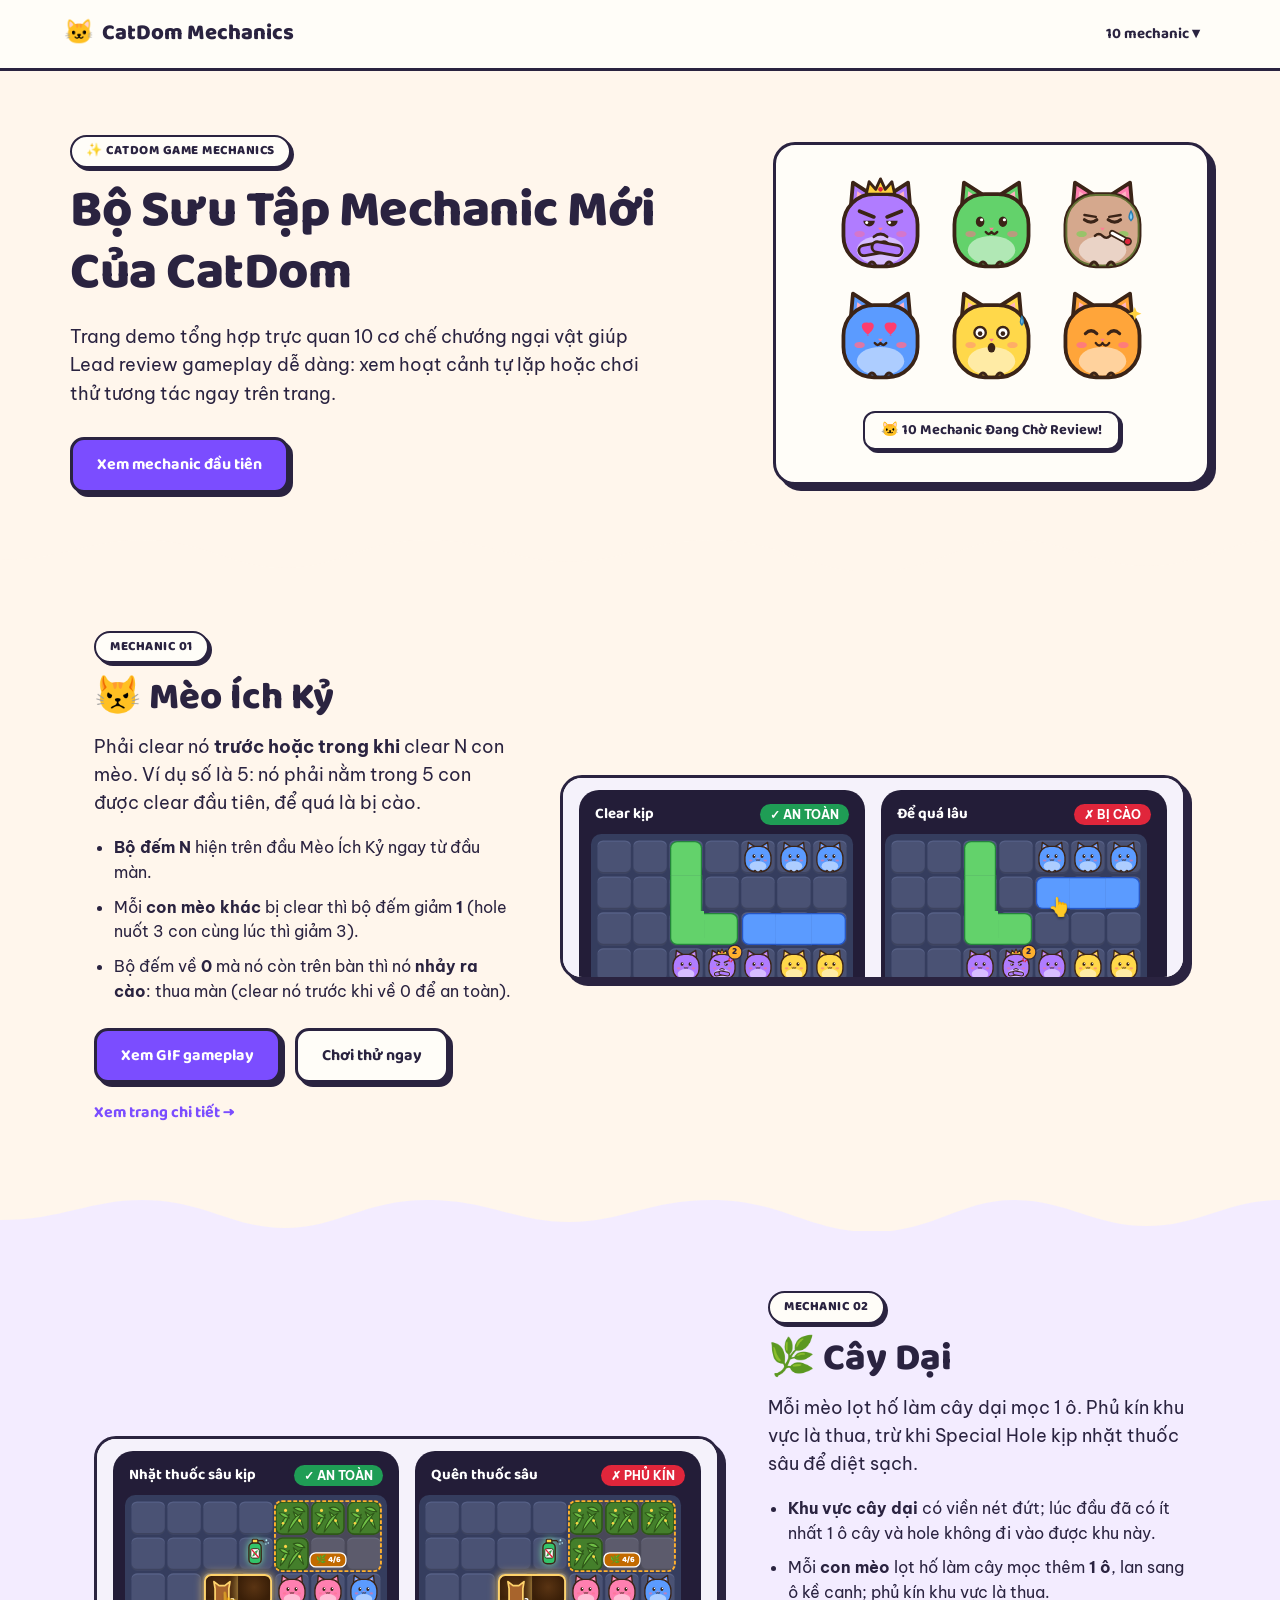
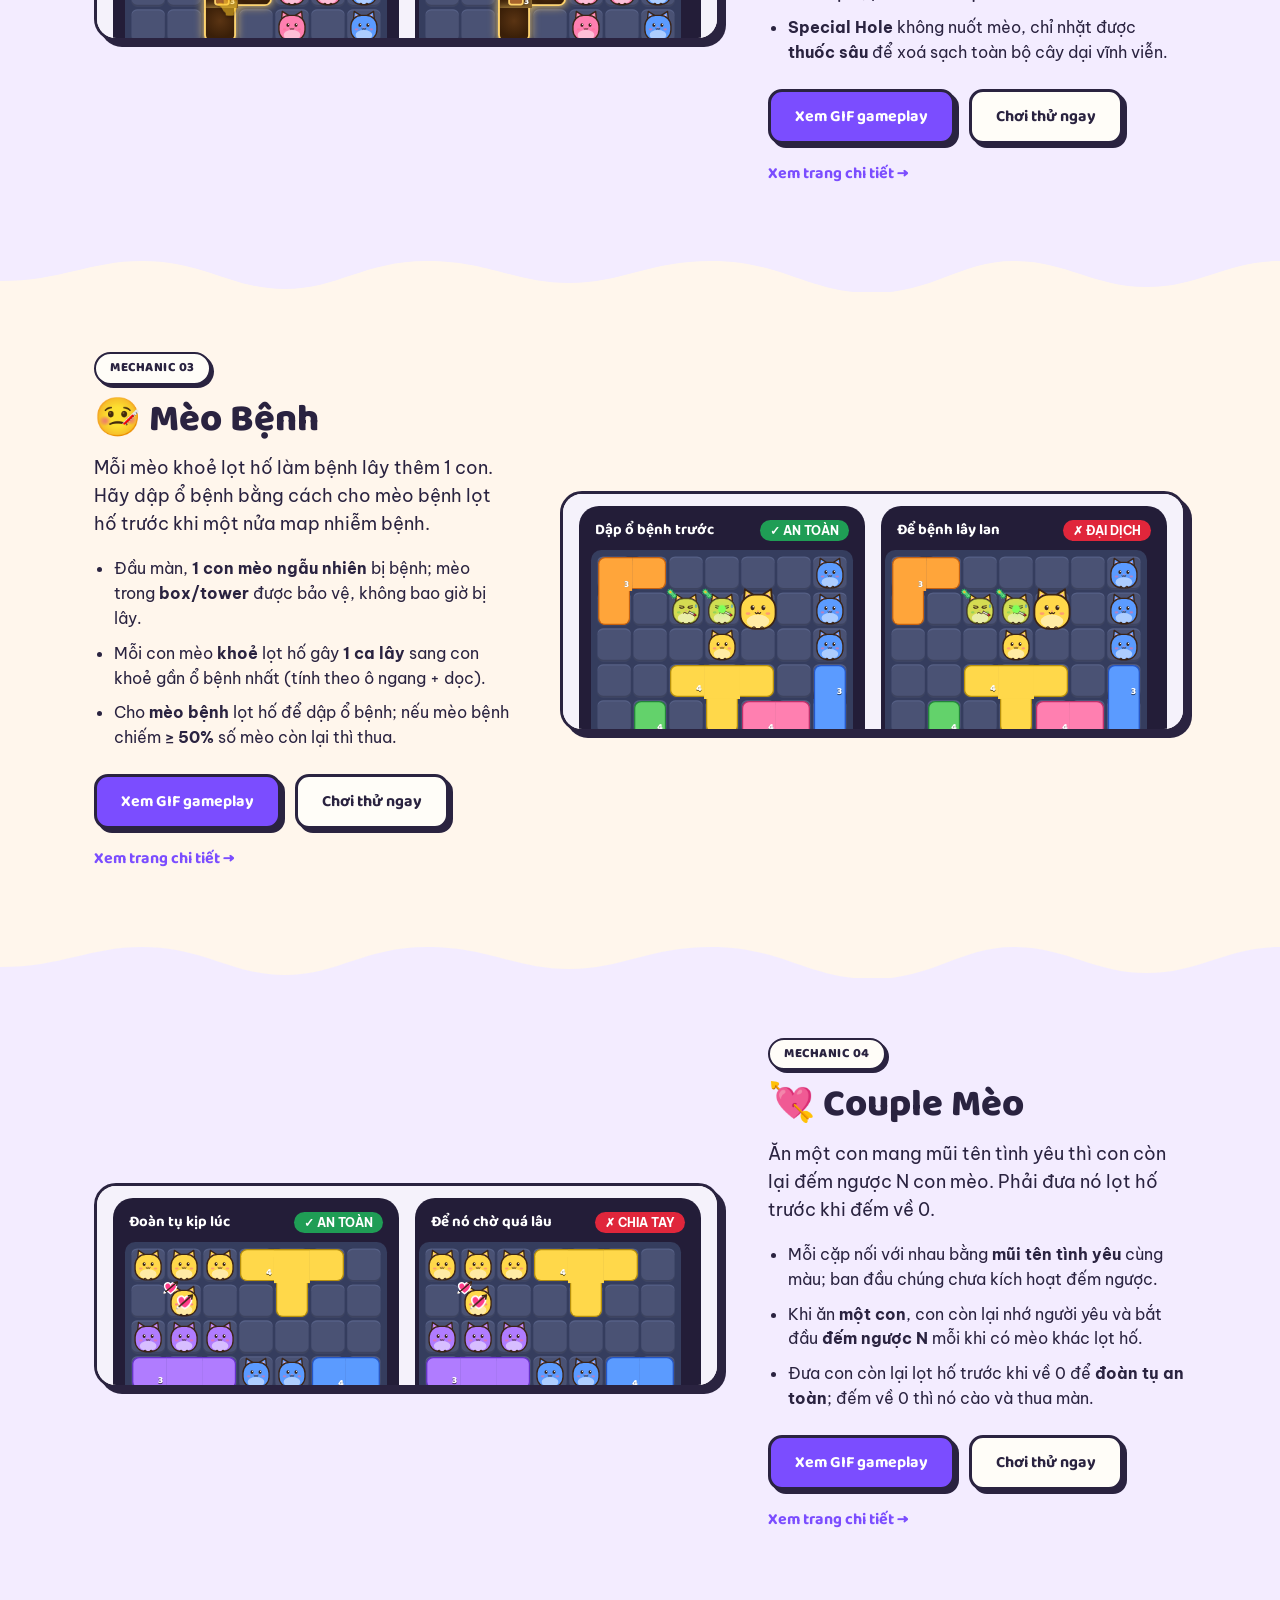
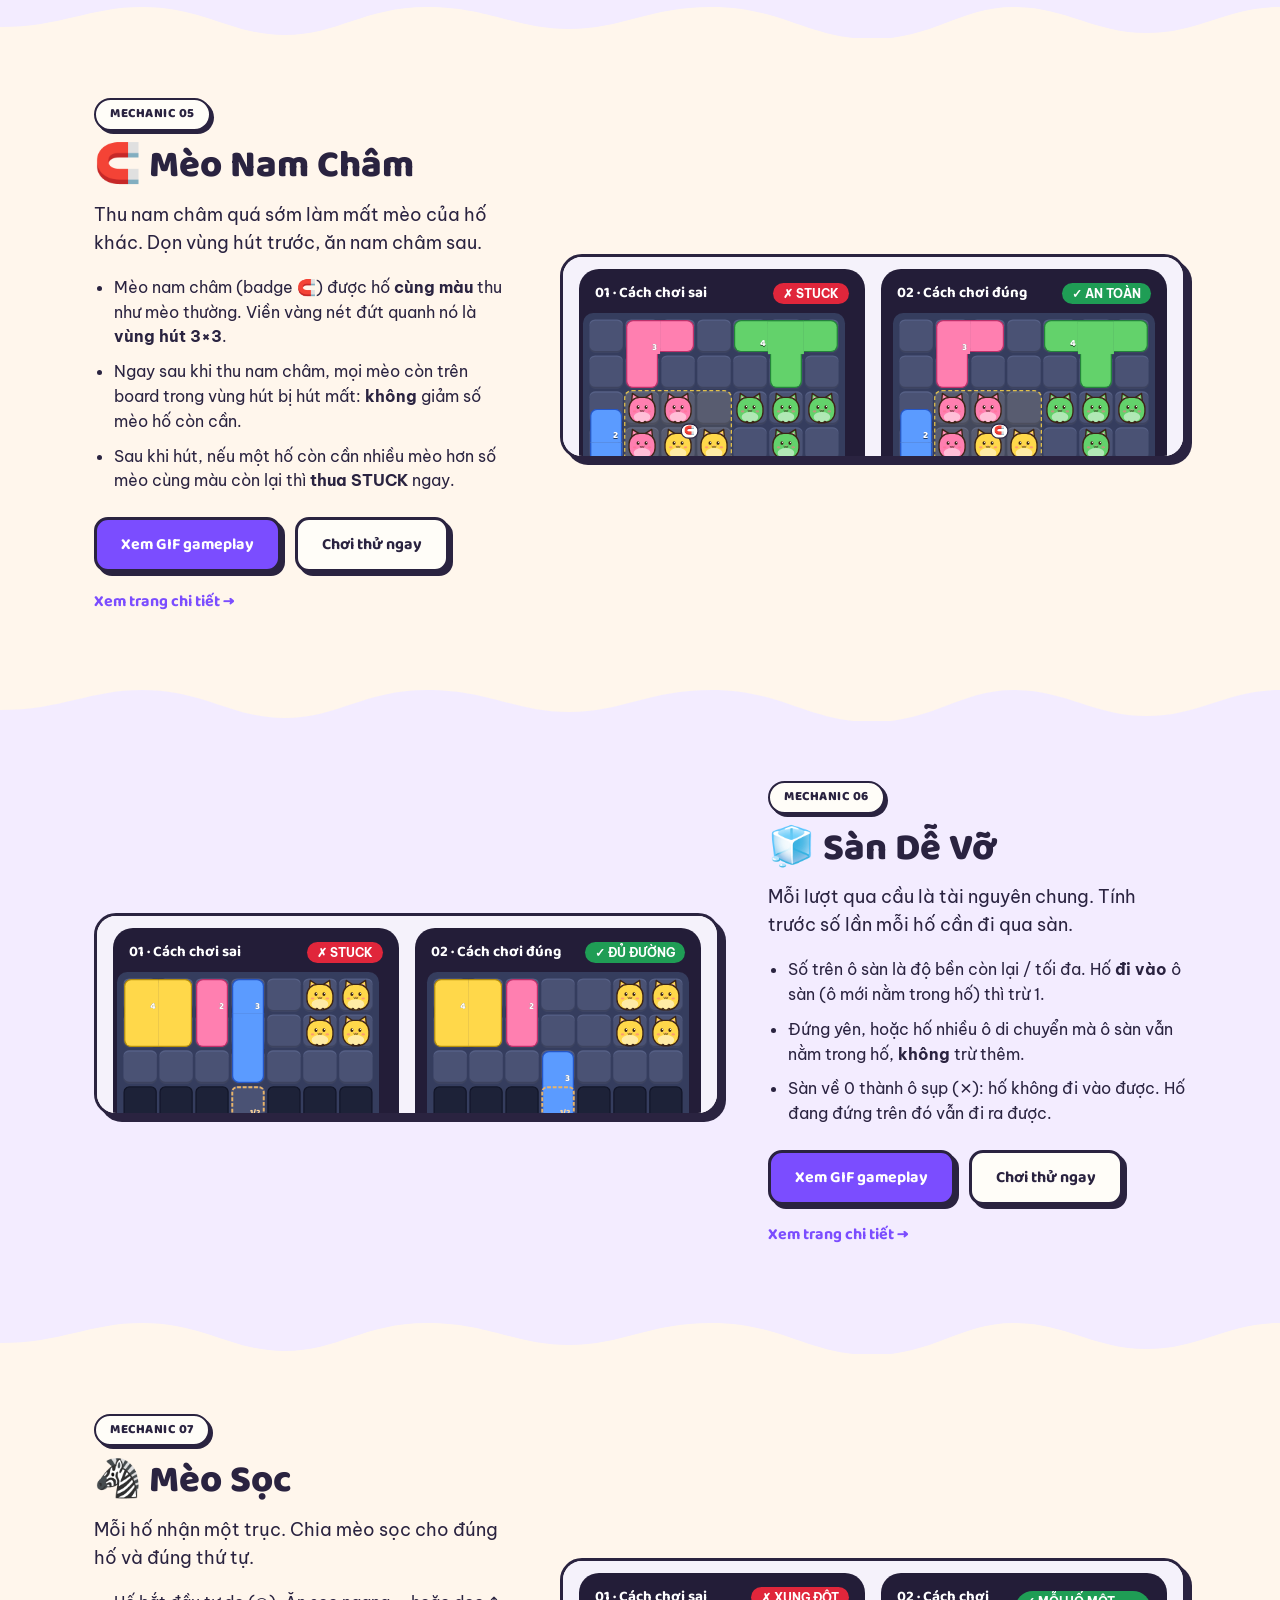
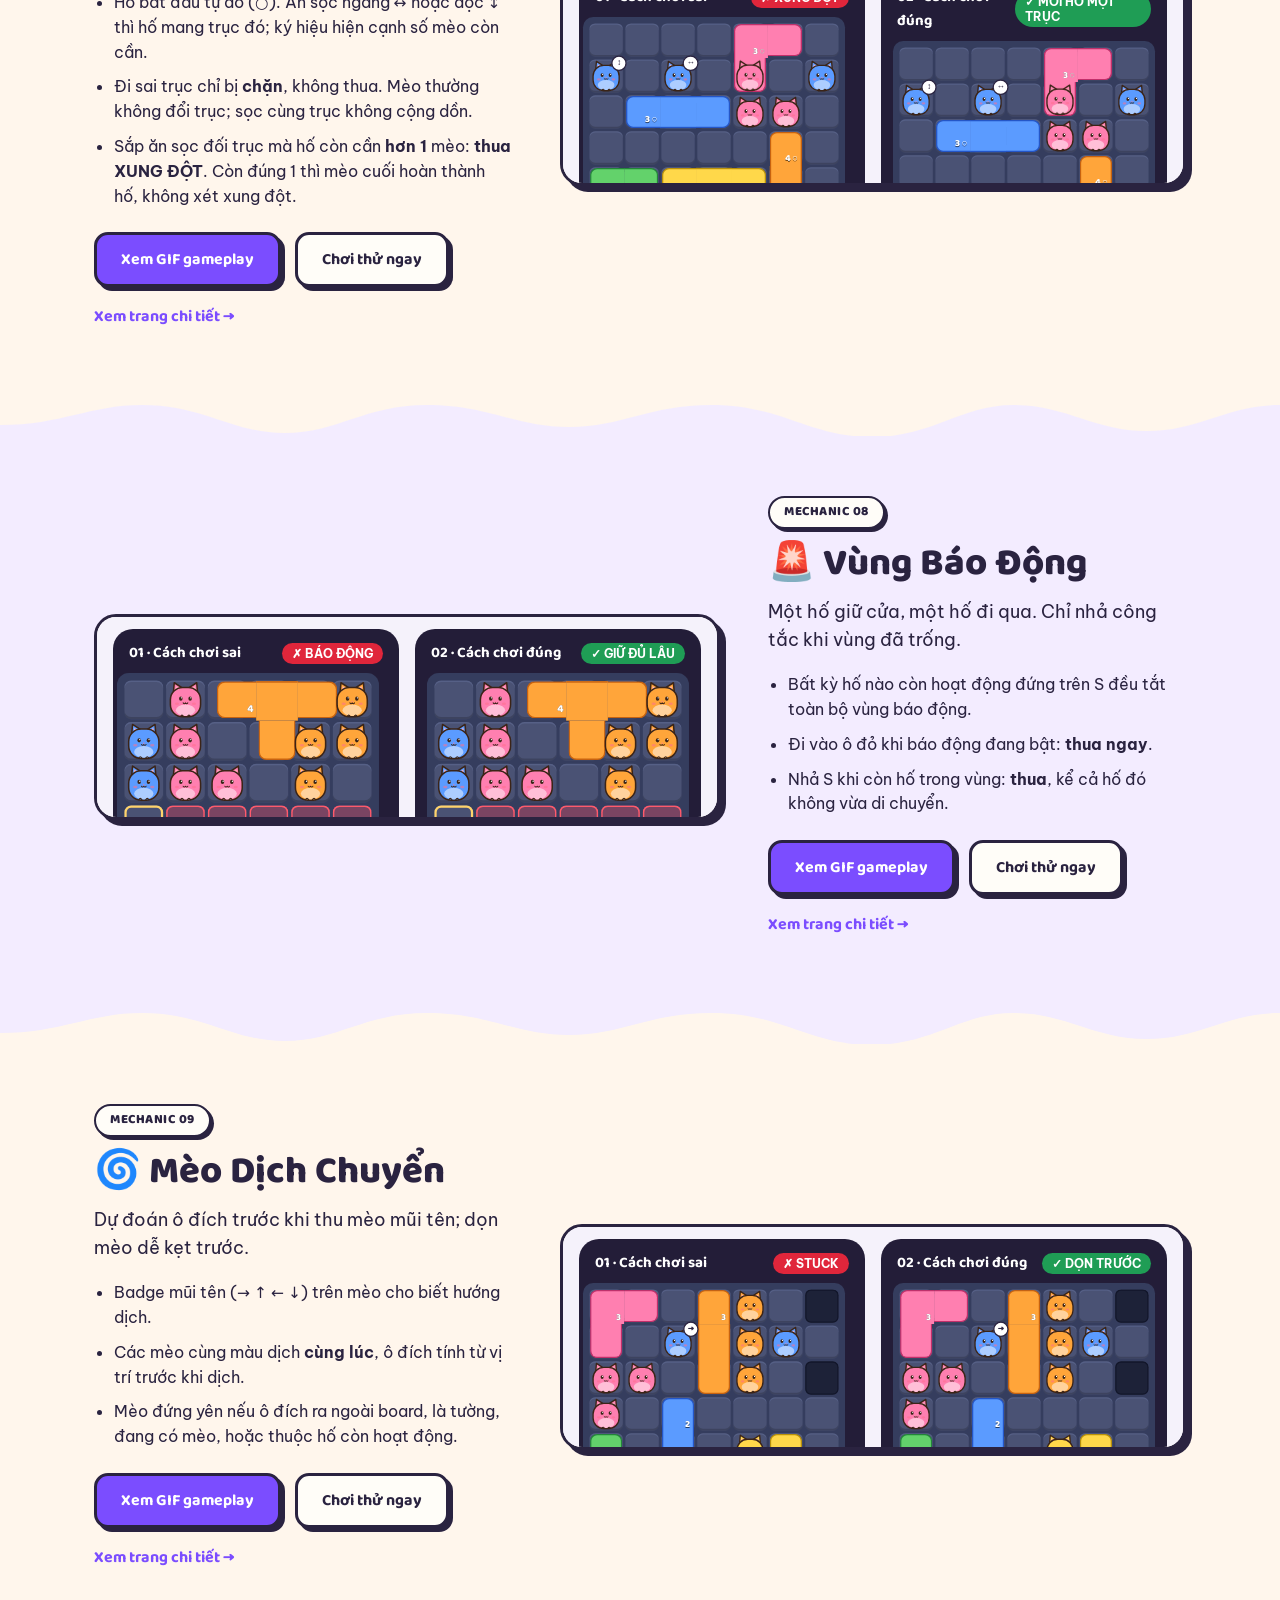
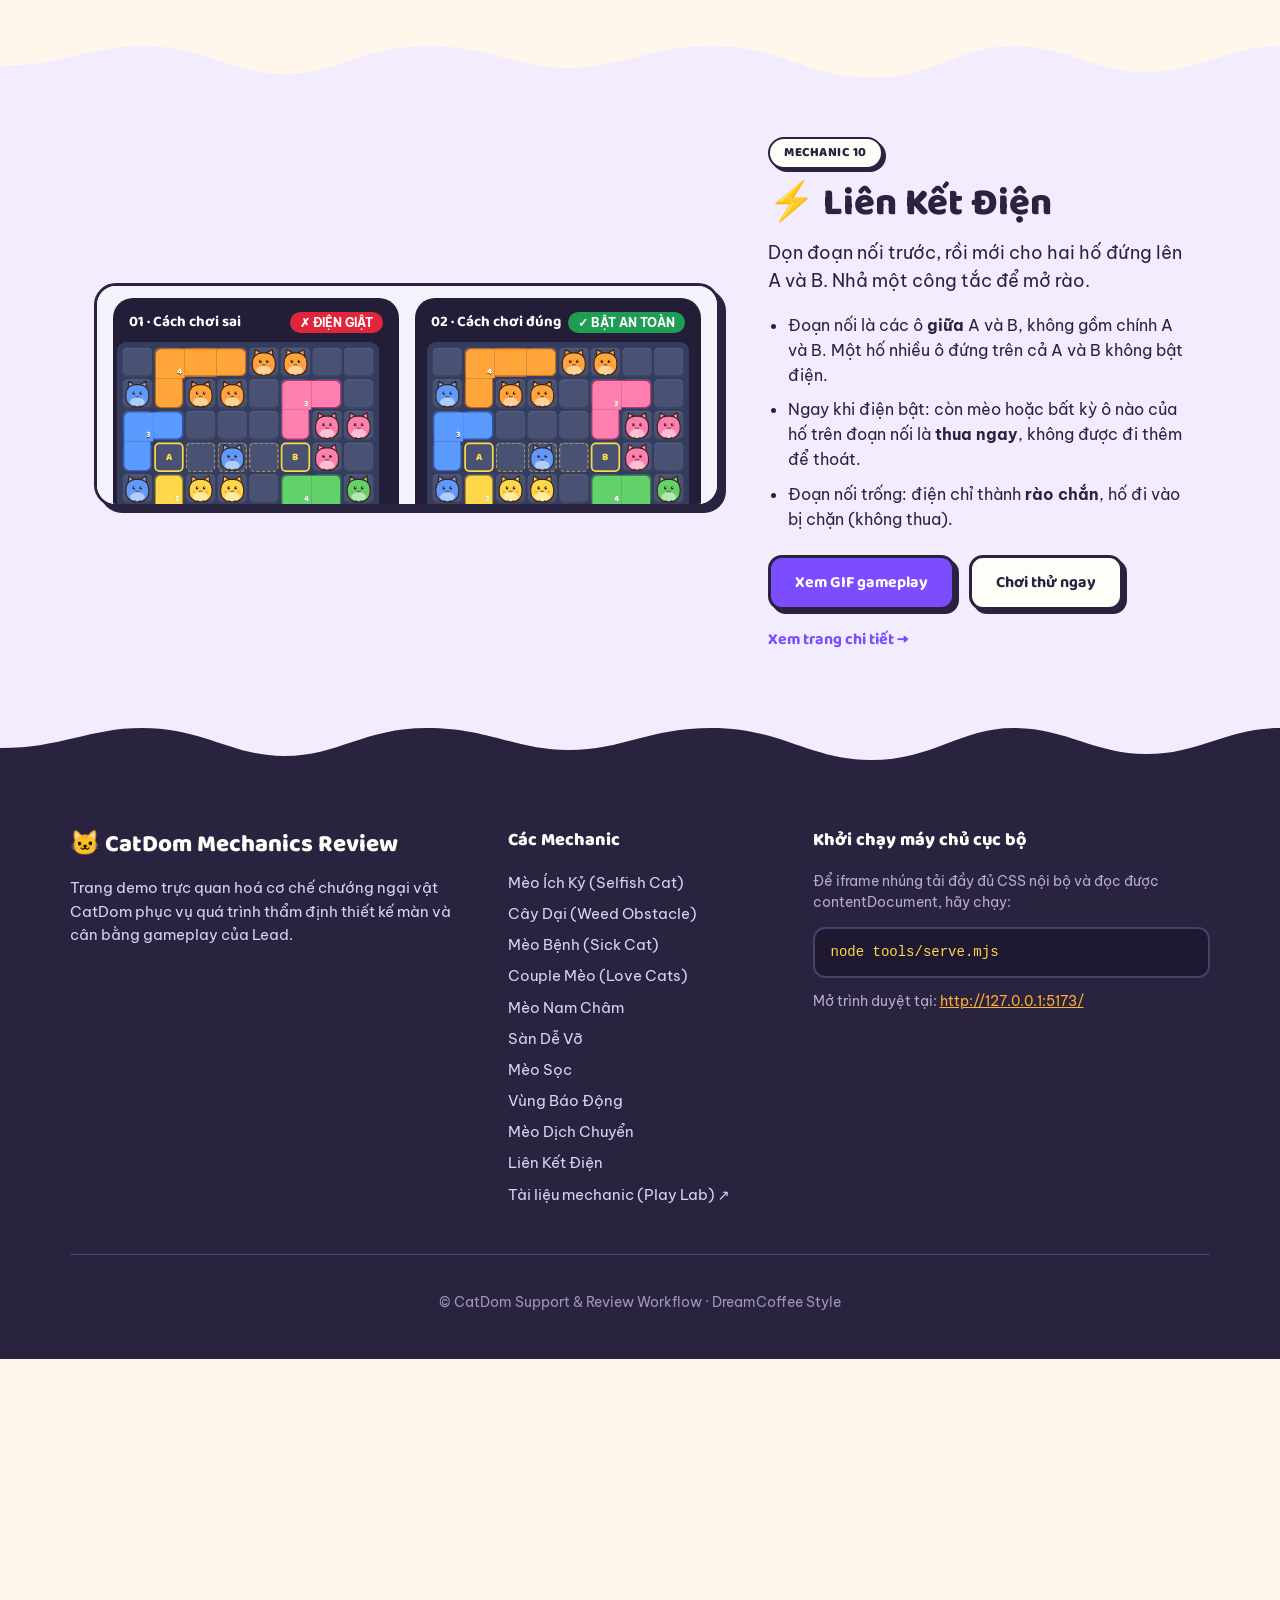
<file: index.html>
<!doctype html>
<html lang="vi">
<head>
<meta charset="utf-8">
<meta name="viewport" content="width=device-width, initial-scale=1">
<title>CatDom Mechanics – Showcase &amp; Playground</title>
<link rel="preconnect" href="https://fonts.googleapis.com">
<link rel="preconnect" href="https://fonts.gstatic.com" crossorigin>
<link href="https://fonts.googleapis.com/css2?family=Baloo+2:wght@600;700;800&family=Be+Vietnam+Pro:wght@400;500;600;700&display=swap" rel="stylesheet">
<script src="assets/catdom-kit.js"></script>
<style>
:root {
  --bg-page: #fff6ec;
  --bg-alt: #f3ecff;
  --bg-card: #fffdf8;
  --ink: #2a2340;
  --accent: #7b4dff;
  --accent-soft: #efe8ff;
  --border: 3px solid #2a2340;
  --border-sm: 2px solid #2a2340;
  --radius-btn: 14px;
  --radius-card: 22px;
  --radius-chip: 999px;
  --shadow-btn: 4px 4px 0 #2a2340;
  --shadow-btn-hover: 6px 6px 0 #2a2340;
  --shadow-btn-active: 2px 2px 0 #2a2340;
  --shadow-card: 6px 6px 0 #2a2340;
  --shadow-chip: 3px 3px 0 #2a2340;
}

*, *::before, *::after {
  box-sizing: border-box;
}

html, body {
  margin: 0;
  padding: 0;
  width: 100%;
  overflow-x: hidden;
  background-color: var(--bg-page);
  color: var(--ink);
  font-family: 'Be Vietnam Pro', system-ui, -apple-system, sans-serif;
  font-size: 16px;
  line-height: 1.6;
}

h1, h2, h3, .font-title {
  font-family: 'Baloo 2', cursive, sans-serif;
  color: var(--ink);
  margin: 0;
  line-height: 1.2;
}

/* ---------- Header ---------- */
header.topbar {
  position: sticky;
  top: 0;
  z-index: 100;
  background: var(--bg-card);
  border-bottom: var(--border);
  width: 100%;
}

.header-inner {
  max-width: 1200px;
  margin: 0 auto;
  padding: 14px 24px;
  display: flex;
  align-items: center;
  justify-content: space-between;
  gap: 16px;
}

.logo {
  font-family: 'Baloo 2', cursive, sans-serif;
  font-weight: 800;
  font-size: 22px;
  color: var(--ink);
  text-decoration: none;
  display: flex;
  align-items: center;
  gap: 8px;
}

.logo span {
  font-size: 24px;
}

nav.main-nav {
  display: flex;
  align-items: center;
  gap: 10px;
  flex-wrap: wrap;
}

nav.main-nav a {
  font-family: 'Baloo 2', cursive, sans-serif;
  font-weight: 700;
  font-size: 15px;
  color: var(--ink);
  text-decoration: none;
  padding: 6px 14px;
  border-radius: 10px;
  border: 2px solid transparent;
  transition: all 0.15s ease;
}

nav.main-nav a:hover {
  background: var(--accent-soft);
  border-color: var(--ink);
}

.nav-group { position: relative; }

.nav-toggle {
  font-family: 'Baloo 2', cursive, sans-serif;
  font-weight: 700;
  font-size: 15px;
  color: var(--ink);
  background: none;
  padding: 6px 14px;
  border-radius: 10px;
  border: 2px solid transparent;
  cursor: pointer;
}

.nav-group:hover .nav-toggle, .nav-group:focus-within .nav-toggle {
  background: var(--accent-soft);
  border-color: var(--ink);
}

.nav-menu {
  display: none;
  position: absolute;
  top: 100%;
  right: 0;
  min-width: 200px;
  padding: 8px;
  flex-direction: column;
  gap: 2px;
  background: var(--bg-card);
  border: var(--border-sm);
  border-radius: 14px;
  box-shadow: var(--shadow-chip);
}

.nav-group:hover .nav-menu, .nav-group:focus-within .nav-menu { display: flex; }

.art-emoji {
  font-size: 52px;
  line-height: 1;
  display: grid;
  place-items: center;
}

/* ---------- Buttons ---------- */
.btn {
  font-family: 'Baloo 2', cursive, sans-serif;
  font-weight: 700;
  font-size: 16px;
  border: var(--border);
  border-radius: var(--radius-btn);
  box-shadow: var(--shadow-btn);
  padding: 12px 24px;
  cursor: pointer;
  text-decoration: none;
  display: inline-flex;
  align-items: center;
  justify-content: center;
  gap: 8px;
  transition: transform 0.15s ease, box-shadow 0.15s ease, background-color 0.15s ease;
  user-select: none;
}

.btn:hover {
  transform: translate(-2px, -2px);
  box-shadow: var(--shadow-btn-hover);
}

.btn:active {
  transform: translate(2px, 2px);
  box-shadow: var(--shadow-btn-active);
}

.btn-primary {
  background: var(--accent);
  color: #ffffff;
}

.btn-primary:hover {
  background: #6c3ce8;
}

.btn-secondary {
  background: var(--bg-card);
  color: var(--ink);
}

.btn-secondary:hover {
  background: #fff6ec;
}

.chip {
  border: var(--border-sm);
  border-radius: var(--radius-chip);
  box-shadow: var(--shadow-chip);
  background: var(--bg-card);
  color: var(--ink);
  font-family: 'Baloo 2', cursive, sans-serif;
  font-weight: 800;
  font-size: 13px;
  text-transform: uppercase;
  letter-spacing: 0.5px;
  padding: 4px 14px;
  display: inline-block;
  margin-bottom: 12px;
}

/* ---------- Hero ---------- */
.hero {
  background: var(--bg-page);
  padding: 64px 24px 32px;
}

.hero-wrap {
  max-width: 1140px;
  margin: 0 auto;
  display: grid;
  grid-template-columns: 1.2fr 0.8fr;
  align-items: center;
  gap: 48px;
}

.hero-text h1 {
  font-size: clamp(34px, 5vw, 52px);
  font-weight: 800;
  margin-bottom: 16px;
  letter-spacing: -0.5px;
}

.hero-desc {
  font-size: 18px;
  color: var(--ink);
  margin-bottom: 28px;
  max-width: 580px;
}

.hero-btns {
  display: flex;
  gap: 16px;
  flex-wrap: wrap;
}

/* ---------- Cards & Art ---------- */
.card-art {
  border: var(--border);
  border-radius: var(--radius-card);
  box-shadow: var(--shadow-card);
  background: var(--bg-card);
  padding: 32px;
  position: relative;
  overflow: hidden;
  display: flex;
  flex-direction: column;
  align-items: center;
  justify-content: center;
  min-height: 270px;
}

.art-stage {
  display: flex;
  flex-direction: column;
  align-items: center;
  gap: 16px;
  width: 100%;
}

.art-cat-single {
  position: relative;
  width: 140px;
  height: 140px;
}

.art-cat-single svg {
  width: 100%;
  height: 100%;
}

.art-count-badge {
  position: absolute;
  top: -6px;
  right: -6px;
  min-width: 32px;
  height: 32px;
  border-radius: 16px;
  border: 3px solid var(--ink);
  font-family: 'Baloo 2', cursive, sans-serif;
  font-weight: 800;
  font-size: 18px;
  line-height: 26px;
  text-align: center;
  color: var(--ink);
  background: #ffb02e;
  box-shadow: 2px 2px 0 var(--ink);
}

.art-speech-bubble {
  background: #fffdf8;
  color: var(--ink);
  border: 2px solid var(--ink);
  border-radius: 12px;
  padding: 6px 16px;
  font-family: 'Baloo 2', cursive, sans-serif;
  font-weight: 700;
  font-size: 14.5px;
  box-shadow: 3px 3px 0 var(--ink);
}

.art-row {
  display: flex;
  align-items: center;
  justify-content: center;
  gap: 16px;
}

.art-cat-item {
  width: 100px;
  height: 100px;
  position: relative;
}

.art-cat-item svg {
  width: 100%;
  height: 100%;
}

.art-prop {
  width: 58px;
  height: 58px;
  display: flex;
  align-items: center;
  justify-content: center;
}

.art-prop svg {
  width: 100%;
  height: 100%;
}

.art-heart-prop {
  width: 44px;
  height: 44px;
}

.art-heart-prop svg {
  width: 100%;
  height: 100%;
}

.art-germ {
  position: absolute;
  top: -8px;
  left: -8px;
  font-size: 26px;
}

.hero-cats-cluster {
  display: grid;
  grid-template-columns: repeat(3, 95px);
  gap: 16px;
  justify-content: center;
  margin-bottom: 12px;
}

.hero-cluster-cat {
  width: 95px;
  height: 95px;
}

.hero-cluster-cat svg {
  width: 100%;
  height: 100%;
}

/* ---------- Mechanic Sections ---------- */
section.mech {
  width: 100%;
  position: relative;
}

section#selfish { background: var(--bg-page); }
section#weed { background: var(--bg-alt); }
section#sick { background: var(--bg-page); }
section#couple { background: var(--bg-alt); }
section#magnet { background: var(--bg-page); }
section#fragile-floor { background: var(--bg-alt); }
section#stripe-cat { background: var(--bg-page); }
section#alarm-zone { background: var(--bg-alt); }
section#teleport-cat { background: var(--bg-page); }
section#electric-link { background: var(--bg-alt); }

.mech-grid {
  max-width: 1140px;
  margin: 0 auto;
  padding: 60px 24px;
  display: grid;
  grid-template-columns: 1.15fr 0.85fr;
  align-items: center;
  gap: 48px;
}

.mech-reverse {
  grid-template-columns: 0.85fr 1.15fr;
}

.mech-reverse .mech-text-col {
  order: 2;
}

.mech-reverse .mech-art-col {
  order: 1;
}

.mech-text-col h2 {
  font-size: clamp(28px, 4vw, 38px);
  font-weight: 800;
  margin-bottom: 12px;
}

.lead-desc {
  font-size: 17.5px;
  margin: 0 0 18px 0;
}

.lead-desc b {
  color: var(--ink);
}

ul.mech-rules {
  margin: 0 0 24px 0;
  padding-left: 20px;
}

ul.mech-rules li {
  margin-bottom: 10px;
  font-size: 15.5px;
}

ul.mech-rules li b {
  font-weight: 700;
}

.btn-group {
  display: flex;
  gap: 14px;
  flex-wrap: wrap;
  margin-bottom: 16px;
}

.link-detail {
  display: inline-flex;
  align-items: center;
  gap: 6px;
  font-family: 'Baloo 2', cursive, sans-serif;
  font-weight: 700;
  font-size: 16px;
  color: var(--accent);
  text-decoration: none;
  transition: transform 0.15s ease;
}

.link-detail:hover {
  text-decoration: underline;
  transform: translateX(4px);
}

/* ---------- Drip Dividers ---------- */
.drip-wrap {
  width: 100%;
  line-height: 0;
  overflow: hidden;
  margin-top: -1px;
  margin-bottom: -1px;
}

.drip-svg {
  display: block;
  width: 100%;
  height: 48px;
}

/* ---------- Footer ---------- */
footer.site-footer {
  background: var(--ink);
  color: #fffdf8;
  padding: 64px 24px 32px;
  border-top: var(--border);
}

.footer-inner {
  max-width: 1140px;
  margin: 0 auto;
  display: grid;
  grid-template-columns: 1.5fr 1fr 1.5fr;
  gap: 40px;
  margin-bottom: 48px;
}

.footer-brand .footer-logo {
  font-family: 'Baloo 2', cursive, sans-serif;
  font-weight: 800;
  font-size: 24px;
  color: #fffdf8;
  margin-bottom: 12px;
}

.footer-brand p {
  color: #d9d2f0;
  font-size: 14.5px;
  line-height: 1.6;
  margin: 0;
}

.footer-col h4 {
  font-family: 'Baloo 2', cursive, sans-serif;
  font-weight: 800;
  font-size: 18px;
  color: #fffdf8;
  margin: 0 0 16px 0;
}

.footer-col nav {
  display: flex;
  flex-direction: column;
  gap: 8px;
}

.footer-col nav a {
  color: #d9d2f0;
  text-decoration: none;
  font-size: 14.5px;
  transition: color 0.15s;
}

.footer-col nav a:hover {
  color: #ffb02e;
}

.footer-command {
  background: #1e1930;
  border: 2px solid #4a3e6b;
  border-radius: 12px;
  padding: 12px 16px;
  font-size: 14px;
  color: #ffd84a;
  font-family: Consolas, monospace;
  margin: 10px 0;
  user-select: all;
}

.footer-sub {
  color: #b5aacf;
  font-size: 13.5px;
}

.footer-bottom {
  max-width: 1140px;
  margin: 0 auto;
  padding-top: 24px;
  border-top: 1px solid #4a3e6b;
  text-align: center;
  color: #9f94bd;
  font-size: 13.5px;
}

/* ---------- Visual Embed & Demo Frame ---------- */
.card-art.is-embed {
  padding: 0;
  display: block;
  min-height: 0;
}

.art-illus {
  width: 100%;
  display: flex;
  flex-direction: column;
  align-items: center;
  justify-content: center;
}

.art-illus[hidden], .art-embed[hidden], .serve-notice[hidden] { display: none !important; }

.art-embed {
  width: 100%;
}

.art-frame {
  display: block;
  width: 100%;
  height: 560px;
  border: 0;
  background: transparent;
}

.serve-notice {
  background: #fff3d6;
  color: #9a5b00;
  border-bottom: 2px solid var(--ink);
  padding: 10px 18px;
  font-size: 13.5px;
  margin: 0;
}

.serve-notice code {
  background: #ffe3a8;
  padding: 2px 6px;
  border-radius: 6px;
  font-weight: 700;
}

.btn-group .btn[aria-pressed="true"] {
  background: var(--accent);
  color: #ffffff;
}

.btn-group:has([aria-pressed="true"]) .btn[aria-pressed="false"] {
  background: var(--bg-card);
  color: var(--ink);
}

.btn-group .btn[aria-pressed="true"]:hover {
  background: #6c3ce8;
}

.btn-group:has([aria-pressed="true"]) .btn[aria-pressed="false"]:hover {
  background: #fff6ec;
}

@media (min-width: 761px) {
  .mech-grid:has(.card-art.is-embed) {
    grid-template-columns: minmax(0, 0.8fr) minmax(0, 1.2fr);
  }
  .mech-reverse:has(.card-art.is-embed) {
    grid-template-columns: minmax(0, 1.2fr) minmax(0, 0.8fr);
  }
}

/* ---------- Responsive (Mobile <= 760px) ---------- */
@media (max-width: 760px) {
  .header-inner {
    padding: 12px 16px;
    flex-direction: column;
    align-items: flex-start;
  }

  nav.main-nav {
    width: 100%;
    overflow-x: auto;
    padding-bottom: 4px;
    gap: 6px;
  }

  .nav-group { display: contents; }

  .nav-toggle { display: none; }

  .nav-menu {
    display: flex;
    position: static;
    flex-direction: row;
    min-width: 0;
    padding: 0;
    border: 0;
    box-shadow: none;
    background: none;
  }

  .hero-cats-cluster { grid-template-columns: repeat(3, 80px); }

  nav.main-nav a {
    font-size: 13.5px;
    padding: 4px 10px;
    white-space: nowrap;
  }

  .hero {
    padding: 36px 16px 20px;
  }

  .hero-wrap {
    grid-template-columns: 1fr;
    gap: 32px;
  }

  .hero-text h1 {
    font-size: 32px;
  }

  .hero-btns, .btn-group {
    flex-direction: column;
    width: 100%;
  }

  .hero-btns .btn, .btn-group .btn {
    width: 100%;
    text-align: center;
  }

  .mech-grid, .mech-reverse {
    grid-template-columns: 1fr;
    padding: 40px 16px;
    gap: 28px;
  }

  .mech-art-col, .mech-reverse .mech-art-col {
    order: -1;
    width: 100%;
  }

  .mech-text-col, .mech-reverse .mech-text-col {
    order: 1;
    width: 100%;
  }

  .card-art {
    padding: 24px 16px;
    min-height: 220px;
  }

  .footer-inner {
    grid-template-columns: 1fr;
    gap: 32px;
  }
}
</style>
</head>
<body>

<header class="topbar">
  <div class="header-inner">
    <a href="#" class="logo"><span>🐱</span> CatDom Mechanics</a>
    <nav class="main-nav" aria-label="Các mechanic">
      <div class="nav-group">
        <button type="button" class="nav-toggle">10 mechanic ▾</button>
        <div class="nav-menu">
          <a href="#selfish">Mèo Ích Kỷ</a>
          <a href="#weed">Cây Dại</a>
          <a href="#sick">Mèo Bệnh</a>
          <a href="#couple">Couple Mèo</a>
          <a href="#magnet">Mèo Nam Châm</a>
          <a href="#fragile-floor">Sàn Dễ Vỡ</a>
          <a href="#stripe-cat">Mèo Sọc</a>
          <a href="#alarm-zone">Vùng Báo Động</a>
          <a href="#teleport-cat">Mèo Dịch Chuyển</a>
          <a href="#electric-link">Liên Kết Điện</a>
        </div>
      </div>
    </nav>
  </div>
</header>

<main>
  <!-- Hero Section -->
  <section class="hero">
    <div class="hero-wrap">
      <div class="hero-text">
        <div class="chip">✨ CatDom Game Mechanics</div>
        <h1>Bộ Sưu Tập Mechanic Mới Của CatDom</h1>
        <p class="hero-desc">Trang demo tổng hợp trực quan 10 cơ chế chướng ngại vật giúp Lead review gameplay dễ dàng: xem hoạt cảnh tự lặp hoặc chơi thử tương tác ngay trên trang.</p>
        <div class="hero-btns">
          <a href="#selfish" class="btn btn-primary">Xem mechanic đầu tiên</a>
        </div>
      </div>
      <div class="hero-visual">
        <div class="card-art" id="hero-art">
          <!-- Rendered via JS -->
        </div>
      </div>
    </div>
  </section>

  <!-- Drip divider from Hero (#fff6ec) to Section 1 (#fff6ec) -->
  <div class="drip-wrap" style="background: var(--bg-page);" aria-hidden="true">
    <svg class="drip-svg" viewBox="0 0 1440 48" preserveAspectRatio="none">
      <path fill="var(--bg-page)" d="M0,0 L1440,0 L1440,16 C1380,16 1350,42 1290,42 C1230,42 1200,16 1140,16 C1080,16 1050,48 980,48 C910,48 880,16 800,16 C730,16 700,38 640,38 C580,38 550,16 480,16 C410,16 380,44 320,44 C260,44 230,16 160,16 C100,16 70,36 0,36 Z"></path>
    </svg>
  </div>

  <!-- Section 1: Selfish Cat -->
  <section id="selfish" class="mech" data-page="selfish-cat.html">
    <div class="mech-grid">
      <div class="mech-text-col">
        <div class="chip">Mechanic 01</div>
        <h2>😾 Mèo Ích Kỷ</h2>
        <p class="lead-desc">Phải clear nó <b>trước hoặc trong khi</b> clear N con mèo. Ví dụ số là 5: nó phải nằm trong 5 con được clear đầu tiên, để quá là bị cào.</p>
        <ul class="mech-rules">
          <li><b>Bộ đếm N</b> hiện trên đầu Mèo Ích Kỷ ngay từ đầu màn.</li>
          <li>Mỗi <b>con mèo khác</b> bị clear thì bộ đếm giảm <b>1</b> (hole nuốt 3 con cùng lúc thì giảm 3).</li>
          <li>Bộ đếm về <b>0</b> mà nó còn trên bàn thì nó <b>nhảy ra cào</b>: thua màn (clear nó trước khi về 0 để an toàn).</li>
        </ul>
        <div class="btn-group">
          <button type="button" class="btn btn-primary" data-action="gif" aria-controls="embed-selfish" aria-pressed="false">Xem GIF gameplay</button>
          <button type="button" class="btn btn-secondary" data-action="play" aria-controls="embed-selfish" aria-pressed="false">Chơi thử ngay</button>
        </div>
        <a href="selfish-cat.html" class="link-detail">Xem trang chi tiết →</a>
      </div>
      <div class="mech-art-col">
        <div class="card-art" id="art-selfish">
          <div class="art-illus" id="illus-selfish"><!-- Rendered via JS --></div>
          <div class="art-embed" id="embed-selfish" hidden>
            <p class="serve-notice" hidden>⚠️ Trình duyệt chặn truy cập <code>contentDocument</code> (thường khi mở trực tiếp file://). Hãy chạy <code>node tools/serve.mjs</code> và mở http://127.0.0.1:5173/ để xem bản rút gọn.</p>
            <iframe class="art-frame" id="frame-selfish" title="Demo Mèo Ích Kỷ" src="about:blank"></iframe>
          </div>
        </div>
      </div>
    </div>
  </section>

  <!-- Drip divider from Section 1 (#fff6ec) to Section 2 (#f3ecff) -->
  <div class="drip-wrap" style="background: var(--bg-alt);" aria-hidden="true">
    <svg class="drip-svg" viewBox="0 0 1440 48" preserveAspectRatio="none">
      <path fill="var(--bg-page)" d="M0,0 L1440,0 L1440,16 C1380,16 1350,42 1290,42 C1230,42 1200,16 1140,16 C1080,16 1050,48 980,48 C910,48 880,16 800,16 C730,16 700,38 640,38 C580,38 550,16 480,16 C410,16 380,44 320,44 C260,44 230,16 160,16 C100,16 70,36 0,36 Z"></path>
    </svg>
  </div>

  <!-- Section 2: Weed -->
  <section id="weed" class="mech" data-page="weed.html">
    <div class="mech-grid mech-reverse">
      <div class="mech-text-col">
        <div class="chip">Mechanic 02</div>
        <h2>🌿 Cây Dại</h2>
        <p class="lead-desc">Mỗi mèo lọt hố làm cây dại mọc 1 ô. Phủ kín khu vực là thua, trừ khi Special Hole kịp nhặt thuốc sâu để diệt sạch.</p>
        <ul class="mech-rules">
          <li><b>Khu vực cây dại</b> có viền nét đứt; lúc đầu đã có ít nhất 1 ô cây và hole không đi vào được khu này.</li>
          <li>Mỗi <b>con mèo</b> lọt hố làm cây mọc thêm <b>1 ô</b>, lan sang ô kề cạnh; phủ kín khu vực là thua.</li>
          <li><b>Special Hole</b> không nuốt mèo, chỉ nhặt được <b>thuốc sâu</b> để xoá sạch toàn bộ cây dại vĩnh viễn.</li>
        </ul>
        <div class="btn-group">
          <button type="button" class="btn btn-primary" data-action="gif" aria-controls="embed-weed" aria-pressed="false">Xem GIF gameplay</button>
          <button type="button" class="btn btn-secondary" data-action="play" aria-controls="embed-weed" aria-pressed="false">Chơi thử ngay</button>
        </div>
        <a href="weed.html" class="link-detail">Xem trang chi tiết →</a>
      </div>
      <div class="mech-art-col">
        <div class="card-art" id="art-weed">
          <div class="art-illus" id="illus-weed"><!-- Rendered via JS --></div>
          <div class="art-embed" id="embed-weed" hidden>
            <p class="serve-notice" hidden>⚠️ Trình duyệt chặn truy cập <code>contentDocument</code> (thường khi mở trực tiếp file://). Hãy chạy <code>node tools/serve.mjs</code> và mở http://127.0.0.1:5173/ để xem bản rút gọn.</p>
            <iframe class="art-frame" id="frame-weed" title="Demo Cây Dại" src="about:blank"></iframe>
          </div>
        </div>
      </div>
    </div>
  </section>

  <!-- Drip divider from Section 2 (#f3ecff) to Section 3 (#fff6ec) -->
  <div class="drip-wrap" style="background: var(--bg-page);" aria-hidden="true">
    <svg class="drip-svg" viewBox="0 0 1440 48" preserveAspectRatio="none">
      <path fill="var(--bg-alt)" d="M0,0 L1440,0 L1440,16 C1380,16 1350,42 1290,42 C1230,42 1200,16 1140,16 C1080,16 1050,48 980,48 C910,48 880,16 800,16 C730,16 700,38 640,38 C580,38 550,16 480,16 C410,16 380,44 320,44 C260,44 230,16 160,16 C100,16 70,36 0,36 Z"></path>
    </svg>
  </div>

  <!-- Section 3: Sick Cat -->
  <section id="sick" class="mech" data-page="sick-cat.html">
    <div class="mech-grid">
      <div class="mech-text-col">
        <div class="chip">Mechanic 03</div>
        <h2>🤒 Mèo Bệnh</h2>
        <p class="lead-desc">Mỗi mèo khoẻ lọt hố làm bệnh lây thêm 1 con. Hãy dập ổ bệnh bằng cách cho mèo bệnh lọt hố trước khi một nửa map nhiễm bệnh.</p>
        <ul class="mech-rules">
          <li>Đầu màn, <b>1 con mèo ngẫu nhiên</b> bị bệnh; mèo trong <b>box/tower</b> được bảo vệ, không bao giờ bị lây.</li>
          <li>Mỗi con mèo <b>khoẻ</b> lọt hố gây <b>1 ca lây</b> sang con khoẻ gần ổ bệnh nhất (tính theo ô ngang + dọc).</li>
          <li>Cho <b>mèo bệnh</b> lọt hố để dập ổ bệnh; nếu mèo bệnh chiếm <b>≥ 50%</b> số mèo còn lại thì thua.</li>
        </ul>
        <div class="btn-group">
          <button type="button" class="btn btn-primary" data-action="gif" aria-controls="embed-sick" aria-pressed="false">Xem GIF gameplay</button>
          <button type="button" class="btn btn-secondary" data-action="play" aria-controls="embed-sick" aria-pressed="false">Chơi thử ngay</button>
        </div>
        <a href="sick-cat.html" class="link-detail">Xem trang chi tiết →</a>
      </div>
      <div class="mech-art-col">
        <div class="card-art" id="art-sick">
          <div class="art-illus" id="illus-sick"><!-- Rendered via JS --></div>
          <div class="art-embed" id="embed-sick" hidden>
            <p class="serve-notice" hidden>⚠️ Trình duyệt chặn truy cập <code>contentDocument</code> (thường khi mở trực tiếp file://). Hãy chạy <code>node tools/serve.mjs</code> và mở http://127.0.0.1:5173/ để xem bản rút gọn.</p>
            <iframe class="art-frame" id="frame-sick" title="Demo Mèo Bệnh" src="about:blank"></iframe>
          </div>
        </div>
      </div>
    </div>
  </section>

  <!-- Drip divider from Section 3 (#fff6ec) to Section 4 (#f3ecff) -->
  <div class="drip-wrap" style="background: var(--bg-alt);" aria-hidden="true">
    <svg class="drip-svg" viewBox="0 0 1440 48" preserveAspectRatio="none">
      <path fill="var(--bg-page)" d="M0,0 L1440,0 L1440,16 C1380,16 1350,42 1290,42 C1230,42 1200,16 1140,16 C1080,16 1050,48 980,48 C910,48 880,16 800,16 C730,16 700,38 640,38 C580,38 550,16 480,16 C410,16 380,44 320,44 C260,44 230,16 160,16 C100,16 70,36 0,36 Z"></path>
    </svg>
  </div>

  <!-- Section 4: Couple Cat -->
  <section id="couple" class="mech" data-page="couple-cat.html">
    <div class="mech-grid mech-reverse">
      <div class="mech-text-col">
        <div class="chip">Mechanic 04</div>
        <h2>💘 Couple Mèo</h2>
        <p class="lead-desc">Ăn một con mang mũi tên tình yêu thì con còn lại đếm ngược N con mèo. Phải đưa nó lọt hố trước khi đếm về 0.</p>
        <ul class="mech-rules">
          <li>Mỗi cặp nối với nhau bằng <b>mũi tên tình yêu</b> cùng màu; ban đầu chúng chưa kích hoạt đếm ngược.</li>
          <li>Khi ăn <b>một con</b>, con còn lại nhớ người yêu và bắt đầu <b>đếm ngược N</b> mỗi khi có mèo khác lọt hố.</li>
          <li>Đưa con còn lại lọt hố trước khi về 0 để <b>đoàn tụ an toàn</b>; đếm về 0 thì nó cào và thua màn.</li>
        </ul>
        <div class="btn-group">
          <button type="button" class="btn btn-primary" data-action="gif" aria-controls="embed-couple" aria-pressed="false">Xem GIF gameplay</button>
          <button type="button" class="btn btn-secondary" data-action="play" aria-controls="embed-couple" aria-pressed="false">Chơi thử ngay</button>
        </div>
        <a href="couple-cat.html" class="link-detail">Xem trang chi tiết →</a>
      </div>
      <div class="mech-art-col">
        <div class="card-art" id="art-couple">
          <div class="art-illus" id="illus-couple"><!-- Rendered via JS --></div>
          <div class="art-embed" id="embed-couple" hidden>
            <p class="serve-notice" hidden>⚠️ Trình duyệt chặn truy cập <code>contentDocument</code> (thường khi mở trực tiếp file://). Hãy chạy <code>node tools/serve.mjs</code> và mở http://127.0.0.1:5173/ để xem bản rút gọn.</p>
            <iframe class="art-frame" id="frame-couple" title="Demo Couple Mèo" src="about:blank"></iframe>
          </div>
        </div>
      </div>
    </div>
  </section>

  <!-- Drip divider vào Section 5 -->
  <div class="drip-wrap" style="background: var(--bg-page);" aria-hidden="true">
    <svg class="drip-svg" viewBox="0 0 1440 48" preserveAspectRatio="none">
      <path fill="var(--bg-alt)" d="M0,0 L1440,0 L1440,16 C1380,16 1350,42 1290,42 C1230,42 1200,16 1140,16 C1080,16 1050,48 980,48 C910,48 880,16 800,16 C730,16 700,38 640,38 C580,38 550,16 480,16 C410,16 380,44 320,44 C260,44 230,16 160,16 C100,16 70,36 0,36 Z"></path>
    </svg>
  </div>

  <!-- Section 5: Mèo Nam Châm -->
  <section id="magnet" class="mech" data-page="magnet.html">
    <div class="mech-grid">
      <div class="mech-text-col">
        <div class="chip">Mechanic 05</div>
        <h2>🧲 Mèo Nam Châm</h2>
        <p class="lead-desc">Thu nam châm quá sớm làm mất mèo của hố khác. Dọn vùng hút trước, ăn nam châm sau.</p>
        <ul class="mech-rules">
          <li>Mèo nam châm (badge 🧲) được hố <b>cùng màu</b> thu như mèo thường. Viền vàng nét đứt quanh nó là <b>vùng hút 3×3</b>.</li>
          <li>Ngay sau khi thu nam châm, mọi mèo còn trên board trong vùng hút bị hút mất: <b>không</b> giảm số mèo hố còn cần.</li>
          <li>Sau khi hút, nếu một hố còn cần nhiều mèo hơn số mèo cùng màu còn lại thì <b>thua STUCK</b> ngay.</li>
        </ul>
        <div class="btn-group">
          <button type="button" class="btn btn-primary" data-action="gif" aria-controls="embed-magnet" aria-pressed="false">Xem GIF gameplay</button>
          <button type="button" class="btn btn-secondary" data-action="play" aria-controls="embed-magnet" aria-pressed="false">Chơi thử ngay</button>
        </div>
        <a href="magnet.html" class="link-detail">Xem trang chi tiết →</a>
      </div>
      <div class="mech-art-col">
        <div class="card-art" id="art-magnet">
          <div class="art-illus" id="illus-magnet"><!-- Rendered via JS --></div>
          <div class="art-embed" id="embed-magnet" hidden>
            <p class="serve-notice" hidden>⚠️ Trình duyệt chặn truy cập <code>contentDocument</code> (thường khi mở trực tiếp file://). Hãy chạy <code>node tools/serve.mjs</code> và mở http://127.0.0.1:5173/ để xem bản rút gọn.</p>
            <iframe class="art-frame" id="frame-magnet" title="Demo Mèo Nam Châm" src="about:blank"></iframe>
          </div>
        </div>
      </div>
    </div>
  </section>

  <!-- Drip divider vào Section 6 -->
  <div class="drip-wrap" style="background: var(--bg-alt);" aria-hidden="true">
    <svg class="drip-svg" viewBox="0 0 1440 48" preserveAspectRatio="none">
      <path fill="var(--bg-page)" d="M0,0 L1440,0 L1440,16 C1380,16 1350,42 1290,42 C1230,42 1200,16 1140,16 C1080,16 1050,48 980,48 C910,48 880,16 800,16 C730,16 700,38 640,38 C580,38 550,16 480,16 C410,16 380,44 320,44 C260,44 230,16 160,16 C100,16 70,36 0,36 Z"></path>
    </svg>
  </div>

  <!-- Section 6: Sàn Dễ Vỡ -->
  <section id="fragile-floor" class="mech" data-page="fragile-floor.html">
    <div class="mech-grid mech-reverse">
      <div class="mech-text-col">
        <div class="chip">Mechanic 06</div>
        <h2>🧊 Sàn Dễ Vỡ</h2>
        <p class="lead-desc">Mỗi lượt qua cầu là tài nguyên chung. Tính trước số lần mỗi hố cần đi qua sàn.</p>
        <ul class="mech-rules">
          <li>Số trên ô sàn là độ bền còn lại / tối đa. Hố <b>đi vào</b> ô sàn (ô mới nằm trong hố) thì trừ 1.</li>
          <li>Đứng yên, hoặc hố nhiều ô di chuyển mà ô sàn vẫn nằm trong hố, <b>không</b> trừ thêm.</li>
          <li>Sàn về 0 thành ô sụp (✕): hố không đi vào được. Hố đang đứng trên đó vẫn đi ra được.</li>
        </ul>
        <div class="btn-group">
          <button type="button" class="btn btn-primary" data-action="gif" aria-controls="embed-fragile-floor" aria-pressed="false">Xem GIF gameplay</button>
          <button type="button" class="btn btn-secondary" data-action="play" aria-controls="embed-fragile-floor" aria-pressed="false">Chơi thử ngay</button>
        </div>
        <a href="fragile-floor.html" class="link-detail">Xem trang chi tiết →</a>
      </div>
      <div class="mech-art-col">
        <div class="card-art" id="art-fragile-floor">
          <div class="art-illus" id="illus-fragile-floor"><!-- Rendered via JS --></div>
          <div class="art-embed" id="embed-fragile-floor" hidden>
            <p class="serve-notice" hidden>⚠️ Trình duyệt chặn truy cập <code>contentDocument</code> (thường khi mở trực tiếp file://). Hãy chạy <code>node tools/serve.mjs</code> và mở http://127.0.0.1:5173/ để xem bản rút gọn.</p>
            <iframe class="art-frame" id="frame-fragile-floor" title="Demo Sàn Dễ Vỡ" src="about:blank"></iframe>
          </div>
        </div>
      </div>
    </div>
  </section>

  <!-- Drip divider vào Section 7 -->
  <div class="drip-wrap" style="background: var(--bg-page);" aria-hidden="true">
    <svg class="drip-svg" viewBox="0 0 1440 48" preserveAspectRatio="none">
      <path fill="var(--bg-alt)" d="M0,0 L1440,0 L1440,16 C1380,16 1350,42 1290,42 C1230,42 1200,16 1140,16 C1080,16 1050,48 980,48 C910,48 880,16 800,16 C730,16 700,38 640,38 C580,38 550,16 480,16 C410,16 380,44 320,44 C260,44 230,16 160,16 C100,16 70,36 0,36 Z"></path>
    </svg>
  </div>

  <!-- Section 7: Mèo Sọc -->
  <section id="stripe-cat" class="mech" data-page="stripe-cat.html">
    <div class="mech-grid">
      <div class="mech-text-col">
        <div class="chip">Mechanic 07</div>
        <h2>🦓 Mèo Sọc</h2>
        <p class="lead-desc">Mỗi hố nhận một trục. Chia mèo sọc cho đúng hố và đúng thứ tự.</p>
        <ul class="mech-rules">
          <li>Hố bắt đầu tự do (○). Ăn sọc ngang ↔ hoặc dọc ↕ thì hố mang trục đó; ký hiệu hiện cạnh số mèo còn cần.</li>
          <li>Đi sai trục chỉ bị <b>chặn</b>, không thua. Mèo thường không đổi trục; sọc cùng trục không cộng dồn.</li>
          <li>Sắp ăn sọc đối trục mà hố còn cần <b>hơn 1</b> mèo: <b>thua XUNG ĐỘT</b>. Còn đúng 1 thì mèo cuối hoàn thành hố, không xét xung đột.</li>
        </ul>
        <div class="btn-group">
          <button type="button" class="btn btn-primary" data-action="gif" aria-controls="embed-stripe-cat" aria-pressed="false">Xem GIF gameplay</button>
          <button type="button" class="btn btn-secondary" data-action="play" aria-controls="embed-stripe-cat" aria-pressed="false">Chơi thử ngay</button>
        </div>
        <a href="stripe-cat.html" class="link-detail">Xem trang chi tiết →</a>
      </div>
      <div class="mech-art-col">
        <div class="card-art" id="art-stripe-cat">
          <div class="art-illus" id="illus-stripe-cat"><!-- Rendered via JS --></div>
          <div class="art-embed" id="embed-stripe-cat" hidden>
            <p class="serve-notice" hidden>⚠️ Trình duyệt chặn truy cập <code>contentDocument</code> (thường khi mở trực tiếp file://). Hãy chạy <code>node tools/serve.mjs</code> và mở http://127.0.0.1:5173/ để xem bản rút gọn.</p>
            <iframe class="art-frame" id="frame-stripe-cat" title="Demo Mèo Sọc" src="about:blank"></iframe>
          </div>
        </div>
      </div>
    </div>
  </section>

  <!-- Drip divider vào Section 8 -->
  <div class="drip-wrap" style="background: var(--bg-alt);" aria-hidden="true">
    <svg class="drip-svg" viewBox="0 0 1440 48" preserveAspectRatio="none">
      <path fill="var(--bg-page)" d="M0,0 L1440,0 L1440,16 C1380,16 1350,42 1290,42 C1230,42 1200,16 1140,16 C1080,16 1050,48 980,48 C910,48 880,16 800,16 C730,16 700,38 640,38 C580,38 550,16 480,16 C410,16 380,44 320,44 C260,44 230,16 160,16 C100,16 70,36 0,36 Z"></path>
    </svg>
  </div>

  <!-- Section 8: Vùng Báo Động -->
  <section id="alarm-zone" class="mech" data-page="alarm-zone.html">
    <div class="mech-grid mech-reverse">
      <div class="mech-text-col">
        <div class="chip">Mechanic 08</div>
        <h2>🚨 Vùng Báo Động</h2>
        <p class="lead-desc">Một hố giữ cửa, một hố đi qua. Chỉ nhả công tắc khi vùng đã trống.</p>
        <ul class="mech-rules">
          <li>Bất kỳ hố nào còn hoạt động đứng trên S đều tắt toàn bộ vùng báo động.</li>
          <li>Đi vào ô đỏ khi báo động đang bật: <b>thua ngay</b>.</li>
          <li>Nhả S khi còn hố trong vùng: <b>thua</b>, kể cả hố đó không vừa di chuyển.</li>
        </ul>
        <div class="btn-group">
          <button type="button" class="btn btn-primary" data-action="gif" aria-controls="embed-alarm-zone" aria-pressed="false">Xem GIF gameplay</button>
          <button type="button" class="btn btn-secondary" data-action="play" aria-controls="embed-alarm-zone" aria-pressed="false">Chơi thử ngay</button>
        </div>
        <a href="alarm-zone.html" class="link-detail">Xem trang chi tiết →</a>
      </div>
      <div class="mech-art-col">
        <div class="card-art" id="art-alarm-zone">
          <div class="art-illus" id="illus-alarm-zone"><!-- Rendered via JS --></div>
          <div class="art-embed" id="embed-alarm-zone" hidden>
            <p class="serve-notice" hidden>⚠️ Trình duyệt chặn truy cập <code>contentDocument</code> (thường khi mở trực tiếp file://). Hãy chạy <code>node tools/serve.mjs</code> và mở http://127.0.0.1:5173/ để xem bản rút gọn.</p>
            <iframe class="art-frame" id="frame-alarm-zone" title="Demo Vùng Báo Động" src="about:blank"></iframe>
          </div>
        </div>
      </div>
    </div>
  </section>

  <!-- Drip divider vào Section 9 -->
  <div class="drip-wrap" style="background: var(--bg-page);" aria-hidden="true">
    <svg class="drip-svg" viewBox="0 0 1440 48" preserveAspectRatio="none">
      <path fill="var(--bg-alt)" d="M0,0 L1440,0 L1440,16 C1380,16 1350,42 1290,42 C1230,42 1200,16 1140,16 C1080,16 1050,48 980,48 C910,48 880,16 800,16 C730,16 700,38 640,38 C580,38 550,16 480,16 C410,16 380,44 320,44 C260,44 230,16 160,16 C100,16 70,36 0,36 Z"></path>
    </svg>
  </div>

  <!-- Section 9: Mèo Dịch Chuyển -->
  <section id="teleport-cat" class="mech" data-page="teleport-cat.html">
    <div class="mech-grid">
      <div class="mech-text-col">
        <div class="chip">Mechanic 09</div>
        <h2>🌀 Mèo Dịch Chuyển</h2>
        <p class="lead-desc">Dự đoán ô đích trước khi thu mèo mũi tên; dọn mèo dễ kẹt trước.</p>
        <ul class="mech-rules">
          <li>Badge mũi tên (→ ↑ ← ↓) trên mèo cho biết hướng dịch.</li>
          <li>Các mèo cùng màu dịch <b>cùng lúc</b>, ô đích tính từ vị trí trước khi dịch.</li>
          <li>Mèo đứng yên nếu ô đích ra ngoài board, là tường, đang có mèo, hoặc thuộc hố còn hoạt động.</li>
        </ul>
        <div class="btn-group">
          <button type="button" class="btn btn-primary" data-action="gif" aria-controls="embed-teleport-cat" aria-pressed="false">Xem GIF gameplay</button>
          <button type="button" class="btn btn-secondary" data-action="play" aria-controls="embed-teleport-cat" aria-pressed="false">Chơi thử ngay</button>
        </div>
        <a href="teleport-cat.html" class="link-detail">Xem trang chi tiết →</a>
      </div>
      <div class="mech-art-col">
        <div class="card-art" id="art-teleport-cat">
          <div class="art-illus" id="illus-teleport-cat"><!-- Rendered via JS --></div>
          <div class="art-embed" id="embed-teleport-cat" hidden>
            <p class="serve-notice" hidden>⚠️ Trình duyệt chặn truy cập <code>contentDocument</code> (thường khi mở trực tiếp file://). Hãy chạy <code>node tools/serve.mjs</code> và mở http://127.0.0.1:5173/ để xem bản rút gọn.</p>
            <iframe class="art-frame" id="frame-teleport-cat" title="Demo Mèo Dịch Chuyển" src="about:blank"></iframe>
          </div>
        </div>
      </div>
    </div>
  </section>

  <!-- Drip divider vào Section 10 -->
  <div class="drip-wrap" style="background: var(--bg-alt);" aria-hidden="true">
    <svg class="drip-svg" viewBox="0 0 1440 48" preserveAspectRatio="none">
      <path fill="var(--bg-page)" d="M0,0 L1440,0 L1440,16 C1380,16 1350,42 1290,42 C1230,42 1200,16 1140,16 C1080,16 1050,48 980,48 C910,48 880,16 800,16 C730,16 700,38 640,38 C580,38 550,16 480,16 C410,16 380,44 320,44 C260,44 230,16 160,16 C100,16 70,36 0,36 Z"></path>
    </svg>
  </div>

  <!-- Section 10: Liên Kết Điện -->
  <section id="electric-link" class="mech" data-page="electric-link.html">
    <div class="mech-grid mech-reverse">
      <div class="mech-text-col">
        <div class="chip">Mechanic 10</div>
        <h2>⚡ Liên Kết Điện</h2>
        <p class="lead-desc">Dọn đoạn nối trước, rồi mới cho hai hố đứng lên A và B. Nhả một công tắc để mở rào.</p>
        <ul class="mech-rules">
          <li>Đoạn nối là các ô <b>giữa</b> A và B, không gồm chính A và B. Một hố nhiều ô đứng trên cả A và B không bật điện.</li>
          <li>Ngay khi điện bật: còn mèo hoặc bất kỳ ô nào của hố trên đoạn nối là <b>thua ngay</b>, không được đi thêm để thoát.</li>
          <li>Đoạn nối trống: điện chỉ thành <b>rào chắn</b>, hố đi vào bị chặn (không thua).</li>
        </ul>
        <div class="btn-group">
          <button type="button" class="btn btn-primary" data-action="gif" aria-controls="embed-electric-link" aria-pressed="false">Xem GIF gameplay</button>
          <button type="button" class="btn btn-secondary" data-action="play" aria-controls="embed-electric-link" aria-pressed="false">Chơi thử ngay</button>
        </div>
        <a href="electric-link.html" class="link-detail">Xem trang chi tiết →</a>
      </div>
      <div class="mech-art-col">
        <div class="card-art" id="art-electric-link">
          <div class="art-illus" id="illus-electric-link"><!-- Rendered via JS --></div>
          <div class="art-embed" id="embed-electric-link" hidden>
            <p class="serve-notice" hidden>⚠️ Trình duyệt chặn truy cập <code>contentDocument</code> (thường khi mở trực tiếp file://). Hãy chạy <code>node tools/serve.mjs</code> và mở http://127.0.0.1:5173/ để xem bản rút gọn.</p>
            <iframe class="art-frame" id="frame-electric-link" title="Demo Liên Kết Điện" src="about:blank"></iframe>
          </div>
        </div>
      </div>
    </div>
  </section>

  <!-- Drip divider từ Section 10 (#f3ecff) tới Footer (#2a2340) -->
  <div class="drip-wrap" style="background: var(--ink);" aria-hidden="true">
    <svg class="drip-svg" viewBox="0 0 1440 48" preserveAspectRatio="none">
      <path fill="var(--bg-alt)" d="M0,0 L1440,0 L1440,16 C1380,16 1350,42 1290,42 C1230,42 1200,16 1140,16 C1080,16 1050,48 980,48 C910,48 880,16 800,16 C730,16 700,38 640,38 C580,38 550,16 480,16 C410,16 380,44 320,44 C260,44 230,16 160,16 C100,16 70,36 0,36 Z"></path>
    </svg>
  </div>
</main>

<!-- Footer -->
<footer class="site-footer">
  <div class="footer-inner">
    <div class="footer-brand">
      <div class="footer-logo">🐱 CatDom Mechanics Review</div>
      <p>Trang demo trực quan hoá cơ chế chướng ngại vật CatDom phục vụ quá trình thẩm định thiết kế màn và cân bằng gameplay của Lead.</p>
    </div>
    <div class="footer-col">
      <h4>Các Mechanic</h4>
      <nav>
        <a href="#selfish">Mèo Ích Kỷ (Selfish Cat)</a>
        <a href="#weed">Cây Dại (Weed Obstacle)</a>
        <a href="#sick">Mèo Bệnh (Sick Cat)</a>
        <a href="#couple">Couple Mèo (Love Cats)</a>
        <a href="#magnet">Mèo Nam Châm</a>
        <a href="#fragile-floor">Sàn Dễ Vỡ</a>
        <a href="#stripe-cat">Mèo Sọc</a>
        <a href="#alarm-zone">Vùng Báo Động</a>
        <a href="#teleport-cat">Mèo Dịch Chuyển</a>
        <a href="#electric-link">Liên Kết Điện</a>
        <a href="reference/play-lab/index.html">Tài liệu mechanic (Play Lab) ↗</a>
      </nav>
    </div>
    <div class="footer-col">
      <h4>Khởi chạy máy chủ cục bộ</h4>
      <p class="footer-sub">Để iframe nhúng tải đầy đủ CSS nội bộ và đọc được contentDocument, hãy chạy:</p>
      <div class="footer-command">node tools/serve.mjs</div>
      <p class="footer-sub">Mở trình duyệt tại: <a href="http://127.0.0.1:5173/" style="color:#ffb02e;">http://127.0.0.1:5173/</a></p>
    </div>
  </div>
  <div class="footer-bottom">
    <p>© CatDom Support &amp; Review Workflow · DreamCoffee Style</p>
  </div>
</footer>

<!-- Inline Script -->
<script>
const VALID_MECHS = {
  selfish: 'selfish-cat.html',
  weed:    'weed.html',
  sick:    'sick-cat.html',
  couple:  'couple-cat.html',
  'magnet': 'magnet.html',
  'fragile-floor': 'fragile-floor.html',
  'stripe-cat': 'stripe-cat.html',
  'alarm-zone': 'alarm-zone.html',
  'teleport-cat': 'teleport-cat.html',
  'electric-link': 'electric-link.html'
};

const currentModes = {};
const observers = {};

function measureFrame(iframe, doc) {
  try {
    const main = doc.querySelector('main');
    const win = doc.defaultView;
    const h = main
      ? Math.ceil(main.getBoundingClientRect().bottom + (win ? win.scrollY : 0))
      : doc.body.scrollHeight;
    iframe.style.height = h + 'px';
  } catch (e) {}
}

function applyEmbedStyle(mechId) {
  const iframe = document.getElementById('frame-' + mechId);
  const embedEl = document.getElementById('embed-' + mechId);
  const noticeEl = embedEl ? embedEl.querySelector('.serve-notice') : null;
  if (!iframe) return;

  try {
    if (iframe.getAttribute('src') === 'about:blank') return;
    const doc = iframe.contentDocument;
    if (doc && doc.URL === 'about:blank') return;
    if (!doc || !doc.head) {
      iframe.style.height = '560px';
      if (noticeEl) noticeEl.hidden = false;
      return;
    }
    const currentMode = currentModes[mechId] || 'gif';
    const sel = currentMode === 'gif' ? '.demos' : '.card.play';
    let style = doc.getElementById('embed-style');
    if (!style) {
      style = doc.createElement('style');
      style.id = 'embed-style';
      doc.head.appendChild(style);
    }
    style.textContent = `header.topbar{display:none!important}
main{padding-top:12px!important}
main>*:not(${sel}){display:none!important}
.demos{grid-template-columns:repeat(2,minmax(0,1fr))!important}
.card.play{grid-template-columns:minmax(0,1fr) minmax(0,1fr)!important;gap:12px!important;padding:12px!important}
.card.play .panel{gap:8px!important}
.card.play .hint{font-size:12.5px!important}
.card.play .stat strong{font-size:18px!important}
.card.play .log{height:96px!important}
@media (max-width:520px){.card.play{grid-template-columns:1fr!important}.card.play .stage-wrap{max-width:240px!important}}`;
    if (noticeEl) noticeEl.hidden = true;

    measureFrame(iframe, doc);
    requestAnimationFrame(function() {
      measureFrame(iframe, doc);
    });

    if (observers[mechId]) {
      observers[mechId].disconnect();
      delete observers[mechId];
    }
    const targetEl = doc.querySelector('main') || doc.body;
    if (typeof ResizeObserver !== 'undefined' && targetEl) {
      const ro = new ResizeObserver(function() {
        measureFrame(iframe, doc);
      });
      ro.observe(targetEl);
      observers[mechId] = ro;
    }
  } catch (e) {
    iframe.style.height = '560px';
    if (noticeEl) noticeEl.hidden = false;
  }
}

function showDemo(mechId, mode) {
  if (!VALID_MECHS[mechId] || (mode !== 'gif' && mode !== 'play')) {
    return;
  }
  const sec = document.getElementById(mechId);
  if (!sec) return;

  currentModes[mechId] = mode;

  const illusEl = document.getElementById('illus-' + mechId);
  const embedEl = document.getElementById('embed-' + mechId);
  const artEl = document.getElementById('art-' + mechId);
  const iframe = document.getElementById('frame-' + mechId);

  if (illusEl) illusEl.hidden = true;
  if (embedEl) embedEl.hidden = false;
  if (artEl) artEl.classList.add('is-embed');

  const btnGif = sec.querySelector('button[data-action="gif"]');
  const btnPlay = sec.querySelector('button[data-action="play"]');
  if (btnGif) btnGif.setAttribute('aria-pressed', mode === 'gif' ? 'true' : 'false');
  if (btnPlay) btnPlay.setAttribute('aria-pressed', mode === 'play' ? 'true' : 'false');

  if (!iframe) return;

  const targetPage = sec.dataset.page || VALID_MECHS[mechId];
  const currentSrc = iframe.getAttribute('src');

  if (currentSrc !== targetPage) {
    if (observers[mechId]) {
      observers[mechId].disconnect();
      delete observers[mechId];
    }
    iframe.onload = function() {
      applyEmbedStyle(mechId);
    };
    iframe.src = targetPage;
  } else {
    applyEmbedStyle(mechId);
  }
}

window.showDemo = showDemo;

// Khởi tạo các sự kiện và vẽ ảnh minh hoạ khi DOM sẵn sàng
document.addEventListener('DOMContentLoaded', function() {
  // Gắn sự kiện cho các nút trong từng section mechanic
  document.querySelectorAll('section.mech').forEach(function(sec) {
    const id = sec.id;
    const gifBtn = sec.querySelector('button[data-action="gif"]');
    const playBtn = sec.querySelector('button[data-action="play"]');
    if (gifBtn) {
      gifBtn.addEventListener('click', function() {
        showDemo(id, 'gif');
      });
    }
    if (playBtn) {
      playBtn.addEventListener('click', function() {
        showDemo(id, 'play');
      });
    }
  });

  // GIF gameplay là mặc định: tự bật khi section sắp cuộn tới
  const sections = document.querySelectorAll('section.mech');
  function autoGif(id) { if (!currentModes[id]) showDemo(id, 'gif'); }
  if ('IntersectionObserver' in window) {
    const io = new IntersectionObserver(function(entries) {
      entries.forEach(function(entry) {
        if (entry.isIntersecting) { io.unobserve(entry.target); autoGif(entry.target.id); }
      });
    }, { rootMargin: '400px 0px' });
    sections.forEach(function(sec) { io.observe(sec); });
  } else {
    sections.forEach(function(sec) { autoGif(sec.id); });
  }

  // Vẽ ảnh minh hoạ bằng CatDom.catSVG
  renderIllustrations();
});

function renderIllustrations() {
  if (typeof CatDom === 'undefined') return;

  // Hero: cụm 4 con mèo đại diện cho 4 mechanic
  const heroArt = document.getElementById('hero-art');
  if (heroArt) {
    heroArt.innerHTML = `
      <div class="art-stage">
        <div class="hero-cats-cluster">
          <div class="hero-cluster-cat">${CatDom.catSVG('purple', 'annoyed', {crown: true, arms: 'crossed'})}</div>
          <div class="hero-cluster-cat">${CatDom.catSVG('green', 'happy')}</div>
          <div class="hero-cluster-cat">${CatDom.catSVG('pink', 'sick', {sick: true})}</div>
          <div class="hero-cluster-cat">${CatDom.catSVG('blue', 'love')}</div>
          <div class="hero-cluster-cat">${CatDom.catSVG('yellow', 'scared')}</div>
          <div class="hero-cluster-cat">${CatDom.catSVG('orange', 'smug')}</div>
        </div>
        <div class="art-speech-bubble">🐱 10 Mechanic Đang Chờ Review!</div>
      </div>
    `;
  }

  // Mechanic 01: Mèo Ích Kỷ
  const illusSelfish = document.getElementById('illus-selfish');
  if (illusSelfish) {
    illusSelfish.innerHTML = `
      <div class="art-stage">
        <div class="art-cat-single">
          ${CatDom.catSVG('purple', 'annoyed', {crown: true, arms: 'crossed'})}
          <div class="art-count-badge">5</div>
        </div>
        <div class="art-speech-bubble">"Cho trẫm về trước!"</div>
      </div>
    `;
  }

  // Mechanic 02: Cây Dại
  const illusWeed = document.getElementById('illus-weed');
  if (illusWeed) {
    illusWeed.innerHTML = `
      <div class="art-stage">
        <div class="art-row">
          <div class="art-cat-item">${CatDom.catSVG('green', 'scared')}</div>
          <div class="art-prop">${CatDom.weedSVG()}</div>
          <div class="art-prop">${CatDom.pesticideSVG()}</div>
        </div>
        <div class="art-speech-bubble">"Special Hole mau nhặt thuốc sâu!"</div>
      </div>
    `;
  }

  // Mechanic 03: Mèo Bệnh
  const illusSick = document.getElementById('illus-sick');
  if (illusSick) {
    illusSick.innerHTML = `
      <div class="art-stage">
        <div class="art-row">
          <div class="art-cat-item">${CatDom.catSVG('pink', 'sick', {sick: true})}<span class="art-germ">🦠</span></div>
          <div class="art-cat-item">${CatDom.catSVG('blue', 'scared')}</div>
        </div>
        <div class="art-speech-bubble">"Hắt xì! Mau cho lọt hố để dập ổ bệnh!"</div>
      </div>
    `;
  }

  // Mechanic 04: Couple Mèo
  const illusCouple = document.getElementById('illus-couple');
  if (illusCouple) {
    illusCouple.innerHTML = `
      <div class="art-stage">
        <div class="art-row">
          <div class="art-cat-item">${CatDom.catSVG('pink', 'love')}</div>
          <div class="art-prop art-heart-prop">${CatDom.heartMarkSVG('#ff3d8b')}</div>
          <div class="art-cat-item">${CatDom.catSVG('blue', 'love')}</div>
        </div>
        <div class="art-speech-bubble">"Đừng để lạc mất nhau nhé!"</div>
      </div>
    `;
  }

  // Mechanic 05–10: minh hoạ bằng mèo của kit + biểu tượng mechanic
  const ILLUS = {
    'magnet': [CatDom.catSVG('blue', 'scared'), '🧲', CatDom.catSVG('pink', 'scared'), "Ăn nam châm sau cùng nhé!"],
    'fragile-floor': [CatDom.catSVG('blue', 'happy'), '🧊', CatDom.catSVG('pink', 'sad'), "Cầu chỉ chịu được 2 lượt!"],
    'stripe-cat': [CatDom.catSVG('blue', 'smug'), '↔', CatDom.catSVG('blue', 'annoyed'), "Một hố, một trục thôi!"],
    'alarm-zone': [CatDom.catSVG('blue', 'happy'), '🚨', CatDom.catSVG('pink', 'scared'), "Giữ công tắc S cho tớ qua!"],
    'teleport-cat': [CatDom.catSVG('blue', 'smug'), '➡️', CatDom.catSVG('blue', 'scared'), "Cả nhóm dịch 1 ô!"],
    'electric-link': [CatDom.catSVG('yellow', 'scared'), '⚡', CatDom.catSVG('blue', 'happy'), "Dọn dây trước khi bật điện!"]
  };
  Object.entries(ILLUS).forEach(function([id, [catA, emoji, catB, say]]) {
    const el = document.getElementById('illus-' + id);
    if (el) el.innerHTML = `
      <div class="art-stage">
        <div class="art-row">
          <div class="art-cat-item">${catA}</div>
          <div class="art-prop art-emoji">${emoji}</div>
          <div class="art-cat-item">${catB}</div>
        </div>
        <div class="art-speech-bubble">"${say}"</div>
      </div>
    `;
  });
}
</script>
</body>
</html>
</file>
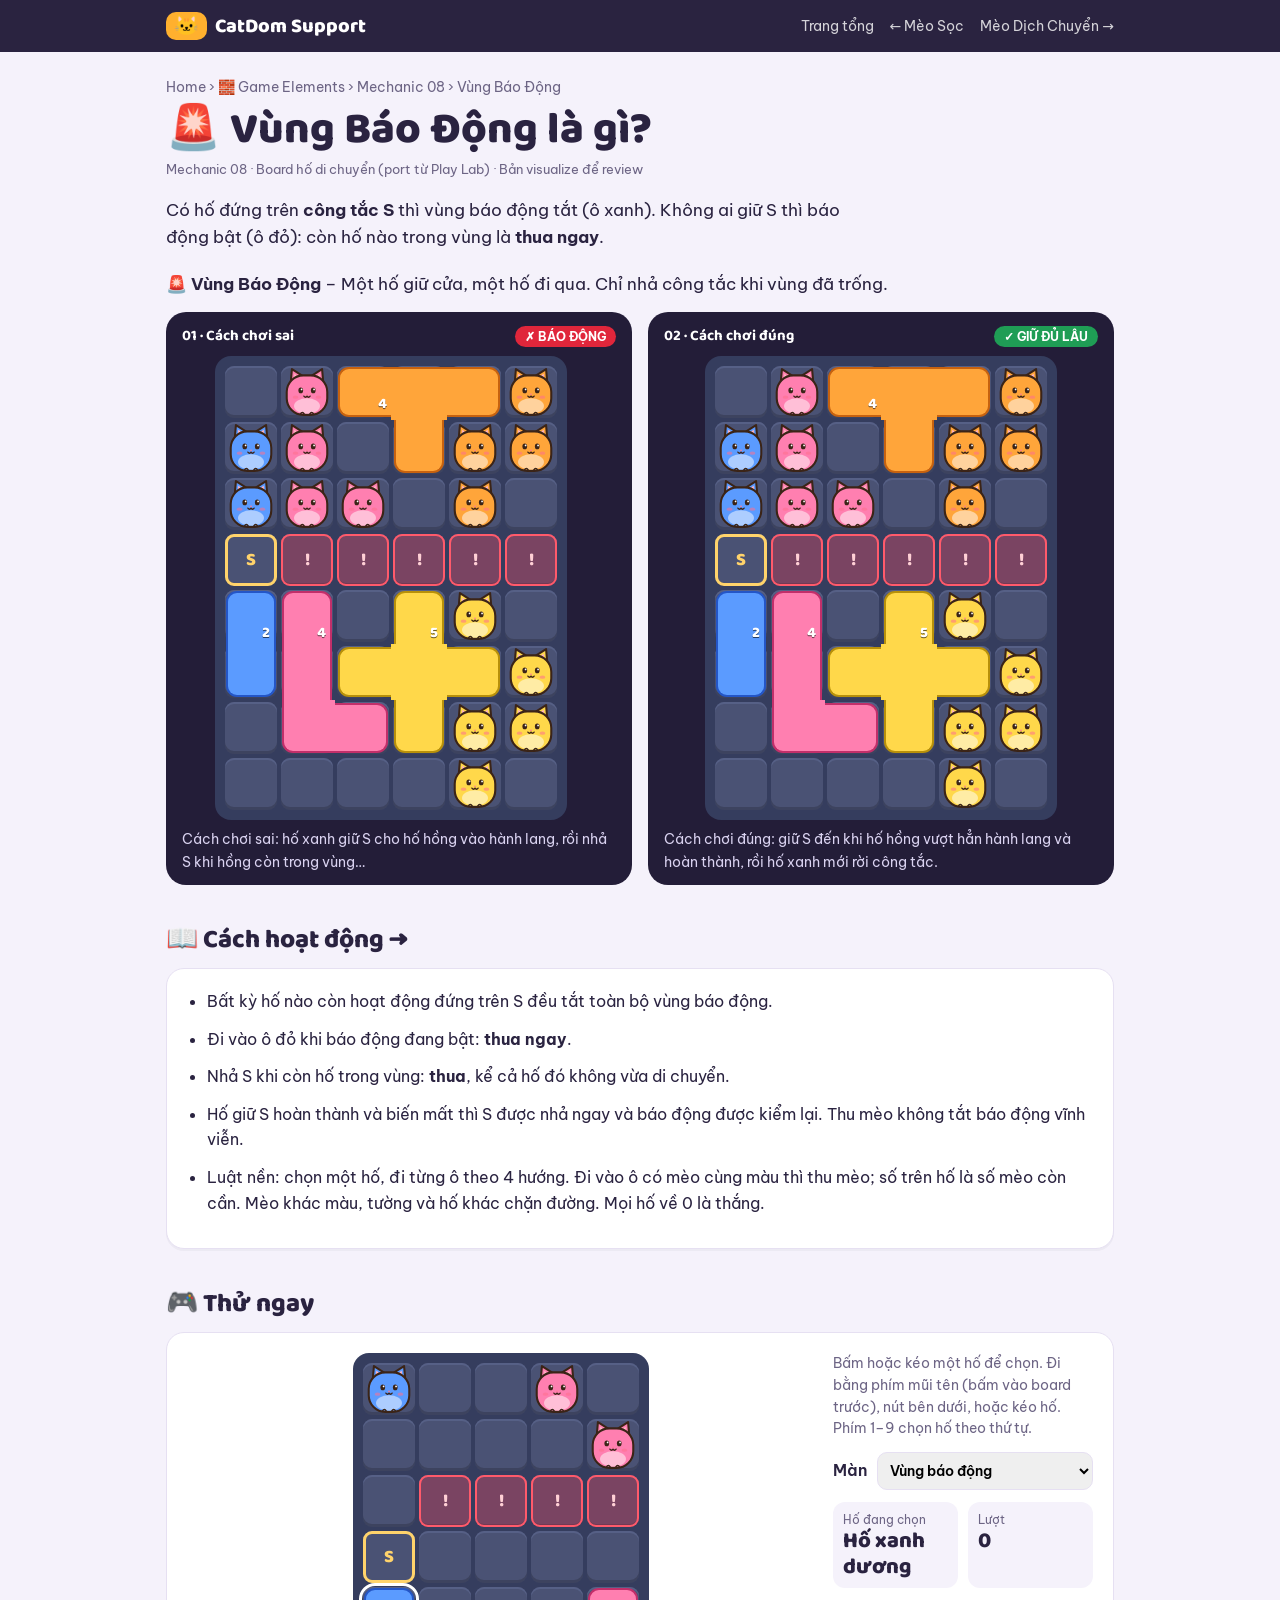
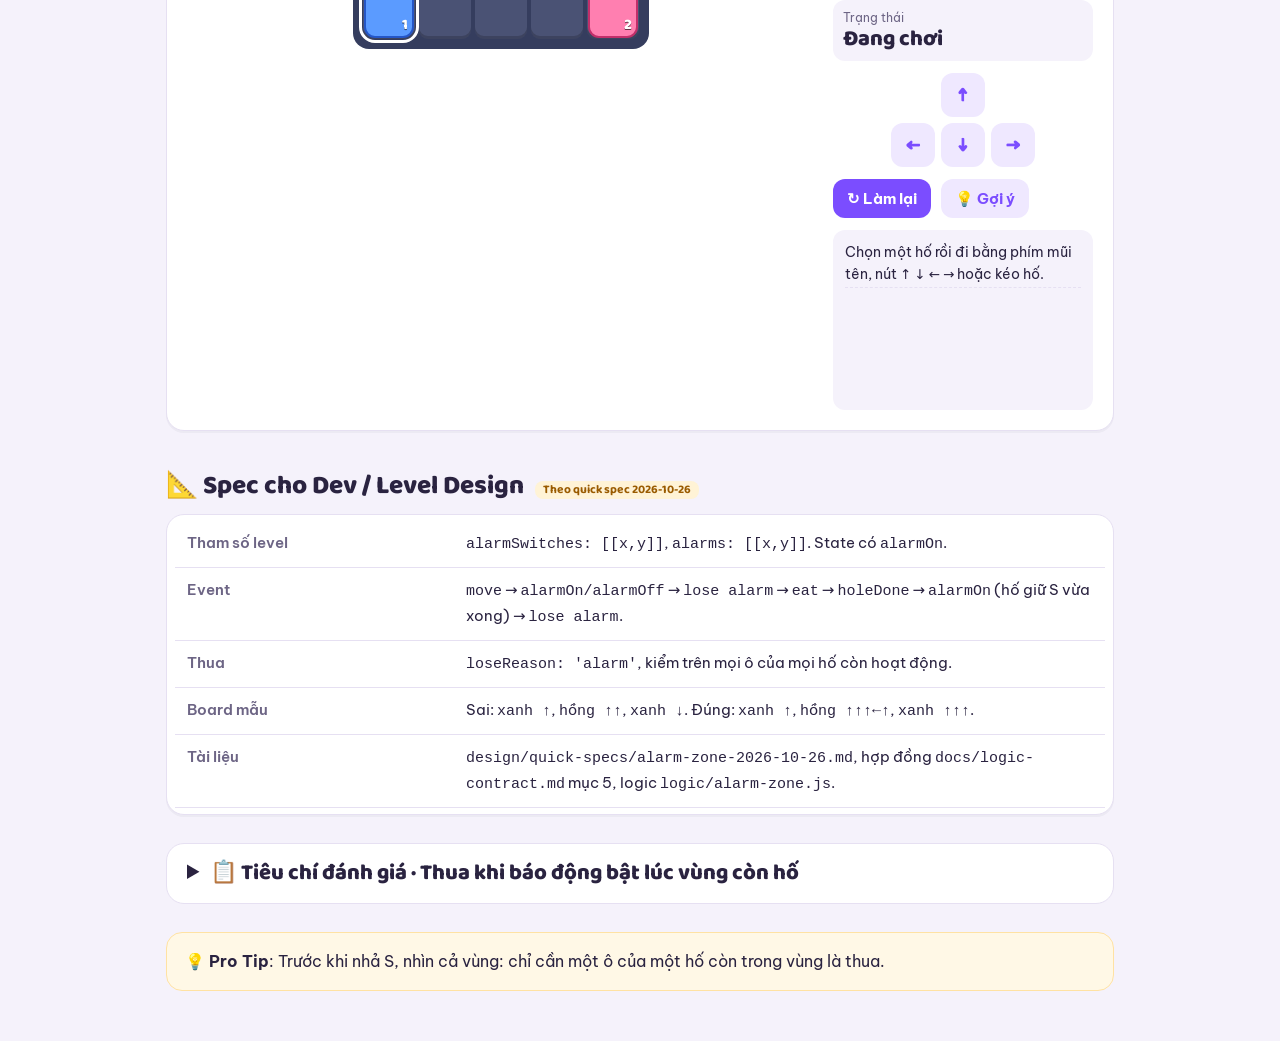
<file: alarm-zone.html>
<!doctype html>
<html lang="vi">
<head>
<meta charset="utf-8">
<meta name="viewport" content="width=device-width, initial-scale=1">
<title>Vùng Báo Động</title>
<link rel="preconnect" href="https://fonts.googleapis.com">
<link rel="preconnect" href="https://fonts.gstatic.com" crossorigin>
<link href="https://fonts.googleapis.com/css2?family=Baloo+2:wght@600;700;800&family=Be+Vietnam+Pro:wght@400;500;600;700&display=swap" rel="stylesheet">
<link rel="stylesheet" href="assets/catdom-kit.css">
<script src="https://cdnjs.cloudflare.com/ajax/libs/gsap/3.12.5/gsap.min.js"></script>
<script src="logic/_board-move.js" onerror="this.remove()"></script>
<script src="logic/alarm-zone.js" onerror="this.remove()"></script>
<script src="boards/lab-fixtures.js"></script>
<script src="assets/catdom-kit.js"></script>
</head>
<body>
<header class="topbar"><div class="in">
  <a class="logo" href="index.html"><span>🐱</span> CatDom Support</a>
  <nav><a href="index.html">Trang tổng</a><a href="stripe-cat.html" rel="prev">← Mèo Sọc</a><a href="teleport-cat.html" rel="next">Mèo Dịch Chuyển →</a></nav>
</div></header>

<main>
  <div class="crumb"><a href="index.html">Home</a> › <a href="index.html#selfish">🧱 Game Elements</a> › <a href="index.html#alarm-zone">Mechanic 08</a> › <span aria-current="page">Vùng Báo Động</span></div>
  <h1>🚨 Vùng Báo Động là gì?</h1>
  <div class="meta">Mechanic 08 · Board hố di chuyển (port từ Play Lab) · Bản visualize để review</div>

  <p class="lead">Có hố đứng trên <b>công tắc S</b> thì vùng báo động tắt (ô xanh). Không ai giữ S thì báo động bật (ô đỏ): còn hố nào trong vùng là <b>thua ngay</b>.</p>

  <p class="entry">🚨 <b>Vùng Báo Động</b> – Một hố giữ cửa, một hố đi qua. Chỉ nhả công tắc khi vùng đã trống.</p>

  <div class="demos">
    <div class="demo">
      <div class="demo-head">01 · Cách chơi sai <span class="pill bad">✗ BÁO ĐỘNG</span></div>
      <div class="stage-wrap"><div id="demoBad"></div></div>
      <div class="caption" id="capBad"></div>
    </div>
    <div class="demo">
      <div class="demo-head">02 · Cách chơi đúng <span class="pill ok">✓ GIỮ ĐỦ LÂU</span></div>
      <div class="stage-wrap"><div id="demoGood"></div></div>
      <div class="caption" id="capGood"></div>
    </div>
  </div>

  <h2>📖 Cách hoạt động →</h2>
  <div class="card">
    <ul class="rules">
      <li>Bất kỳ hố nào còn hoạt động đứng trên S đều tắt toàn bộ vùng báo động.</li>
      <li>Đi vào ô đỏ khi báo động đang bật: <b>thua ngay</b>.</li>
      <li>Nhả S khi còn hố trong vùng: <b>thua</b>, kể cả hố đó không vừa di chuyển.</li>
      <li>Hố giữ S hoàn thành và biến mất thì S được nhả ngay và báo động được kiểm lại. Thu mèo không tắt báo động vĩnh viễn.</li>
      <li>Luật nền: chọn một hố, đi từng ô theo 4 hướng. Đi vào ô có mèo cùng màu thì thu mèo; số trên hố là số mèo còn cần. Mèo khác màu, tường và hố khác chặn đường. Mọi hố về 0 là thắng.</li>
    </ul>
  </div>

  <h2>🎮 Thử ngay</h2>
  <div class="card play">
    <div><div class="stage-wrap"><div id="playStage"></div></div></div>
    <div class="panel">
      <p class="hint">Bấm hoặc kéo một hố để chọn. Đi bằng phím mũi tên (bấm vào board trước), nút bên dưới, hoặc kéo hố. Phím 1–9 chọn hố theo thứ tự.</p>
      <div class="ctrl"><label for="fixture">Màn</label><select id="fixture"></select></div>
      <div class="stat">
        <div><small>Hố đang chọn</small><strong id="sHole">–</strong></div>
        <div><small>Lượt</small><strong id="sTurn">0</strong></div>
      </div>
      <div class="stat"><div><small>Trạng thái</small><strong id="sStatus">–</strong></div></div>
      <div class="pad-ctrl" role="group" aria-label="Đi hố đang chọn">
        <button type="button" data-dir="0,-1" aria-label="Lên">↑</button><button type="button" data-dir="-1,0" aria-label="Trái">←</button>
        <button type="button" data-dir="0,1" aria-label="Xuống">↓</button><button type="button" data-dir="1,0" aria-label="Phải">→</button>
      </div>
      <div class="ctrl"><button class="btn" id="reset" type="button">↻ Làm lại</button><button class="btn ghost" id="hint" type="button">💡 Gợi ý</button></div>
      <div class="log" id="log" aria-live="polite"></div>
    </div>
  </div>

  <h2>📐 Spec cho Dev / Level Design <span class="tag">Theo quick spec 2026-10-26</span></h2>
  <div class="card" style="padding:6px 8px">
    <table>
      <tr><th>Tham số level</th><td><code>alarmSwitches: [[x,y]]</code>, <code>alarms: [[x,y]]</code>. State có <code>alarmOn</code>.</td></tr>
      <tr><th>Event</th><td><code>move</code> → <code>alarmOn/alarmOff</code> → <code>lose alarm</code> → <code>eat</code> → <code>holeDone</code> → <code>alarmOn</code> (hố giữ S vừa xong) → <code>lose alarm</code>.</td></tr>
      <tr><th>Thua</th><td><code>loseReason: 'alarm'</code>, kiểm trên mọi ô của mọi hố còn hoạt động.</td></tr>
      <tr><th>Board mẫu</th><td>Sai: <code>xanh ↑</code>, <code>hồng ↑↑</code>, <code>xanh ↓</code>. Đúng: <code>xanh ↑</code>, <code>hồng ↑↑↑←↑</code>, <code>xanh ↑↑↑</code>.</td></tr>
      <tr><th>Tài liệu</th><td><code>design/quick-specs/alarm-zone-2026-10-26.md</code>, hợp đồng <code>docs/logic-contract.md</code> mục 5, logic <code>logic/alarm-zone.js</code>.</td></tr>
    </table>
  </div>

  <details class="review">
    <summary>📋 Tiêu chí đánh giá · Thua khi báo động bật lúc vùng còn hố</summary>
    <div class="criteria">
      <article><div class="n">01</div><h3>Có dễ hiểu không?</h3>
        <p class="verdict"><b>Kết luận:</b> Vừa — hiểu sau 2 thao tác.</p>
        <ul><li>Hố đứng lên công tắc S → vùng đỏ tắt → hố khác đi qua hành lang.</li><li>Dễ hiểu sai: hố giữ S hoàn thành và biến mất thì S <b>tự nhả</b>; thua cả khi hố trong vùng đứng yên.</li></ul>
        <p><b>Hỏi người chơi:</b> "Nếu hố này rời S bây giờ, còn hố nào trong vùng đỏ không?"</p></article>
      <article><div class="n">02</div><h3>Có case stuck / thua màn?</h3>
        <p class="verdict"><b>Kiểu kết thúc:</b> Thua ngay.</p>
        <ul><li><b>Điều kiện:</b> báo động bật (không hố nào đứng trên S) mà có bất kỳ hố nào có ô trong vùng → thua; kiểm sau khi hố đi và lần nữa sau khi thu mèo.</li><li><b>Trên board demo:</b> demo sai (7 nước): hố xanh giữ S cho hố hồng vào hành lang rồi nhả S khi hồng còn trong vùng → BÁO ĐỘNG.</li><li><b>An toàn:</b> giữ S tới khi hố trong vùng ra hẳn hoặc hoàn thành; hố giữ S đừng ăn mèo cuối khi còn hố trong vùng.</li></ul></article>
      <article><div class="n">03</div><h3>Visual có dễ demo?</h3>
        <p class="verdict"><b>Kết luận:</b> Dễ demo.</p>
        <ul><li>Vùng đỏ sáng khi báo động bật, tắt khi có hố giữ S; công tắc S đổi trạng thái.</li><li><b>Rủi ro:</b> luật "hoàn thành thì tự nhả S" là bẫy ngầm, cần nói rõ trong demo.</li></ul></article>
      <article><div class="n">04</div><h3>Tạo feeling khác không?</h3>
        <p class="verdict"><b>Ưu tiên hay để dành:</b> <b>Để dành</b> hố giữ công tắc (đừng hoàn thành nó sớm).</p>
        <ul><li><b>Cách chơi đổi:</b> phối hợp 2 hố; thứ tự "giữ – đi qua – nhả".</li><li><b>Tần suất trong map:</b> 1 công tắc + 1 hành lang; màn khó: hố giữ S cũng phải đi qua vùng, hoặc 2 công tắc.</li><li><b>Rủi ro cần playtest:</b> người chơi quên hố đứng yên trong vùng vẫn làm thua.</li></ul></article>
    </div>
  </details>

  <div class="tip">💡 <b>Pro Tip</b>: Trước khi nhả S, nhìn cả vùng: chỉ cần một ô của một hố còn trong vùng là thua.</div>
</main>

<script>
CatDom.labPage('alarm-zone', {
  bad: "Cách chơi sai: hố xanh giữ S cho hố hồng vào hành lang, rồi nhả S khi hồng còn trong vùng…",
  good: "Cách chơi đúng: giữ S đến khi hố hồng vượt hẳn hành lang và hoàn thành, rồi hố xanh mới rời công tắc."
});
</script>
</body>
</html>
</file>
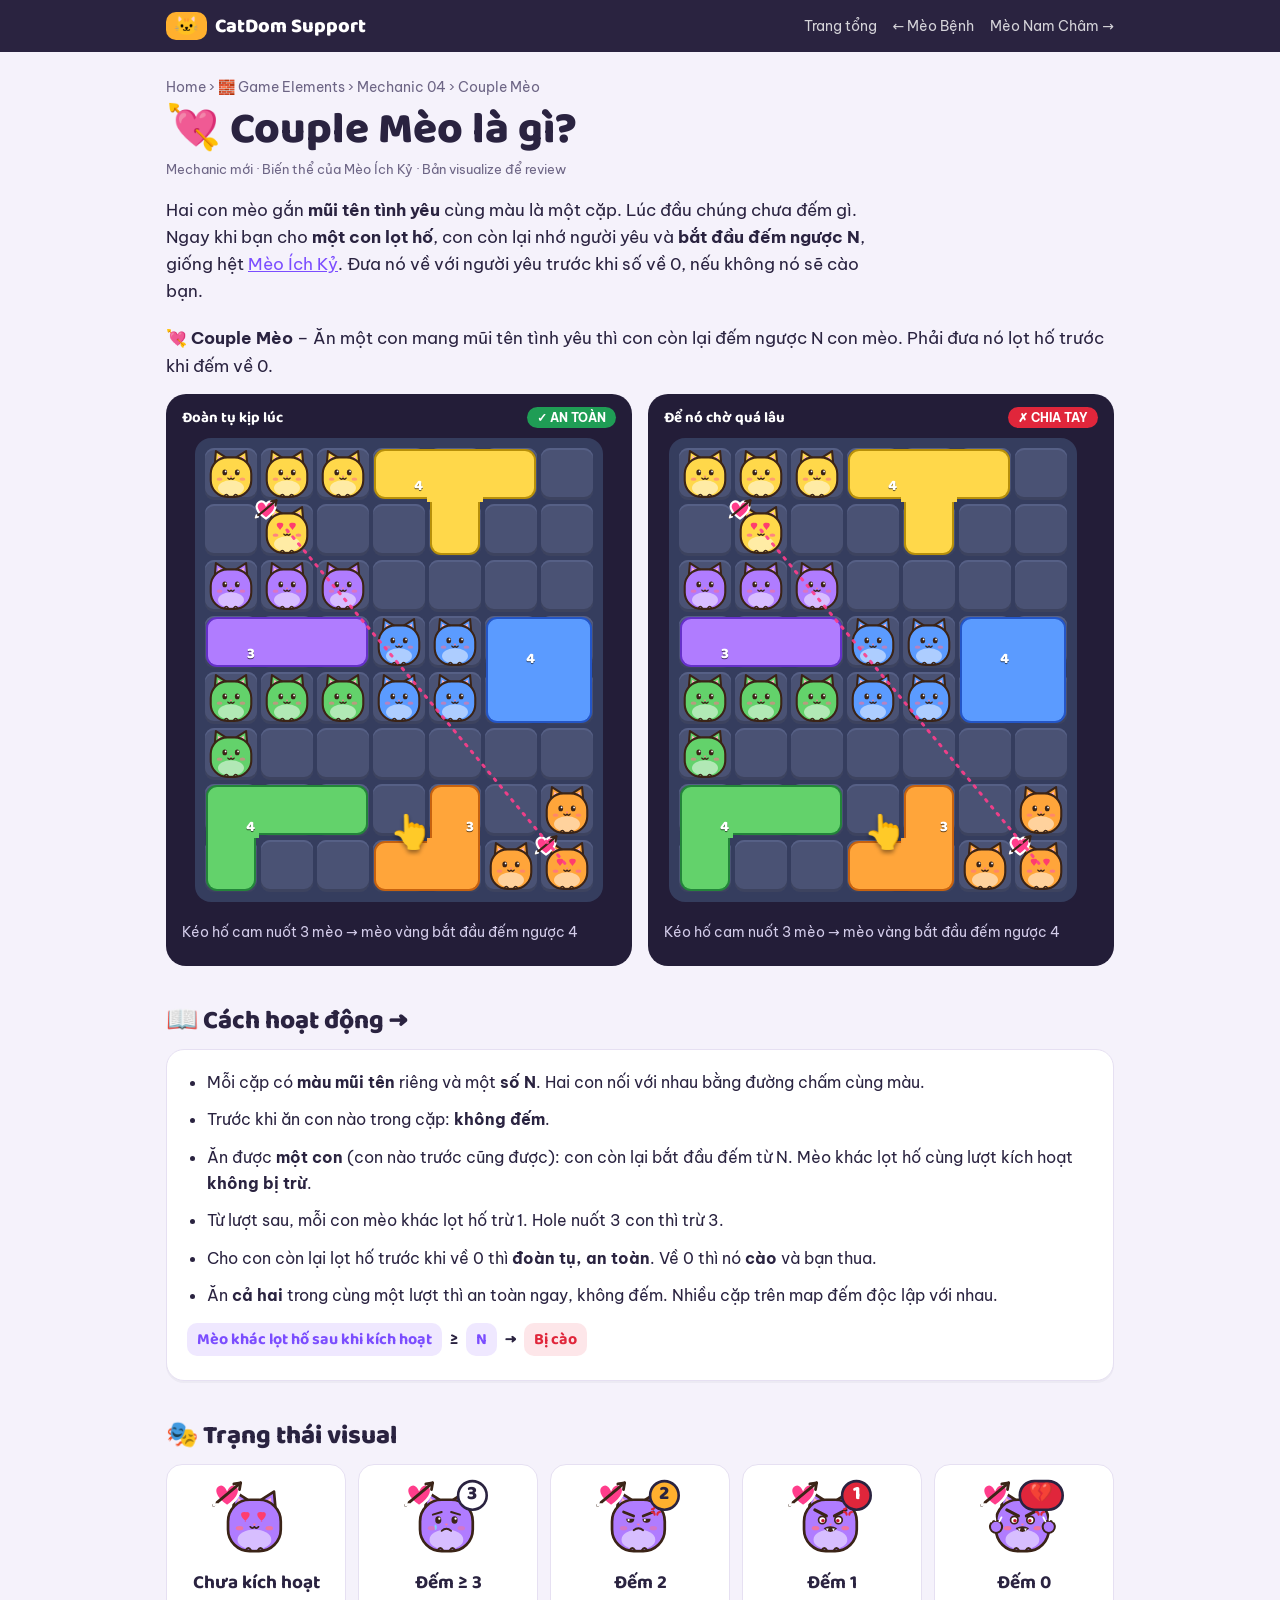
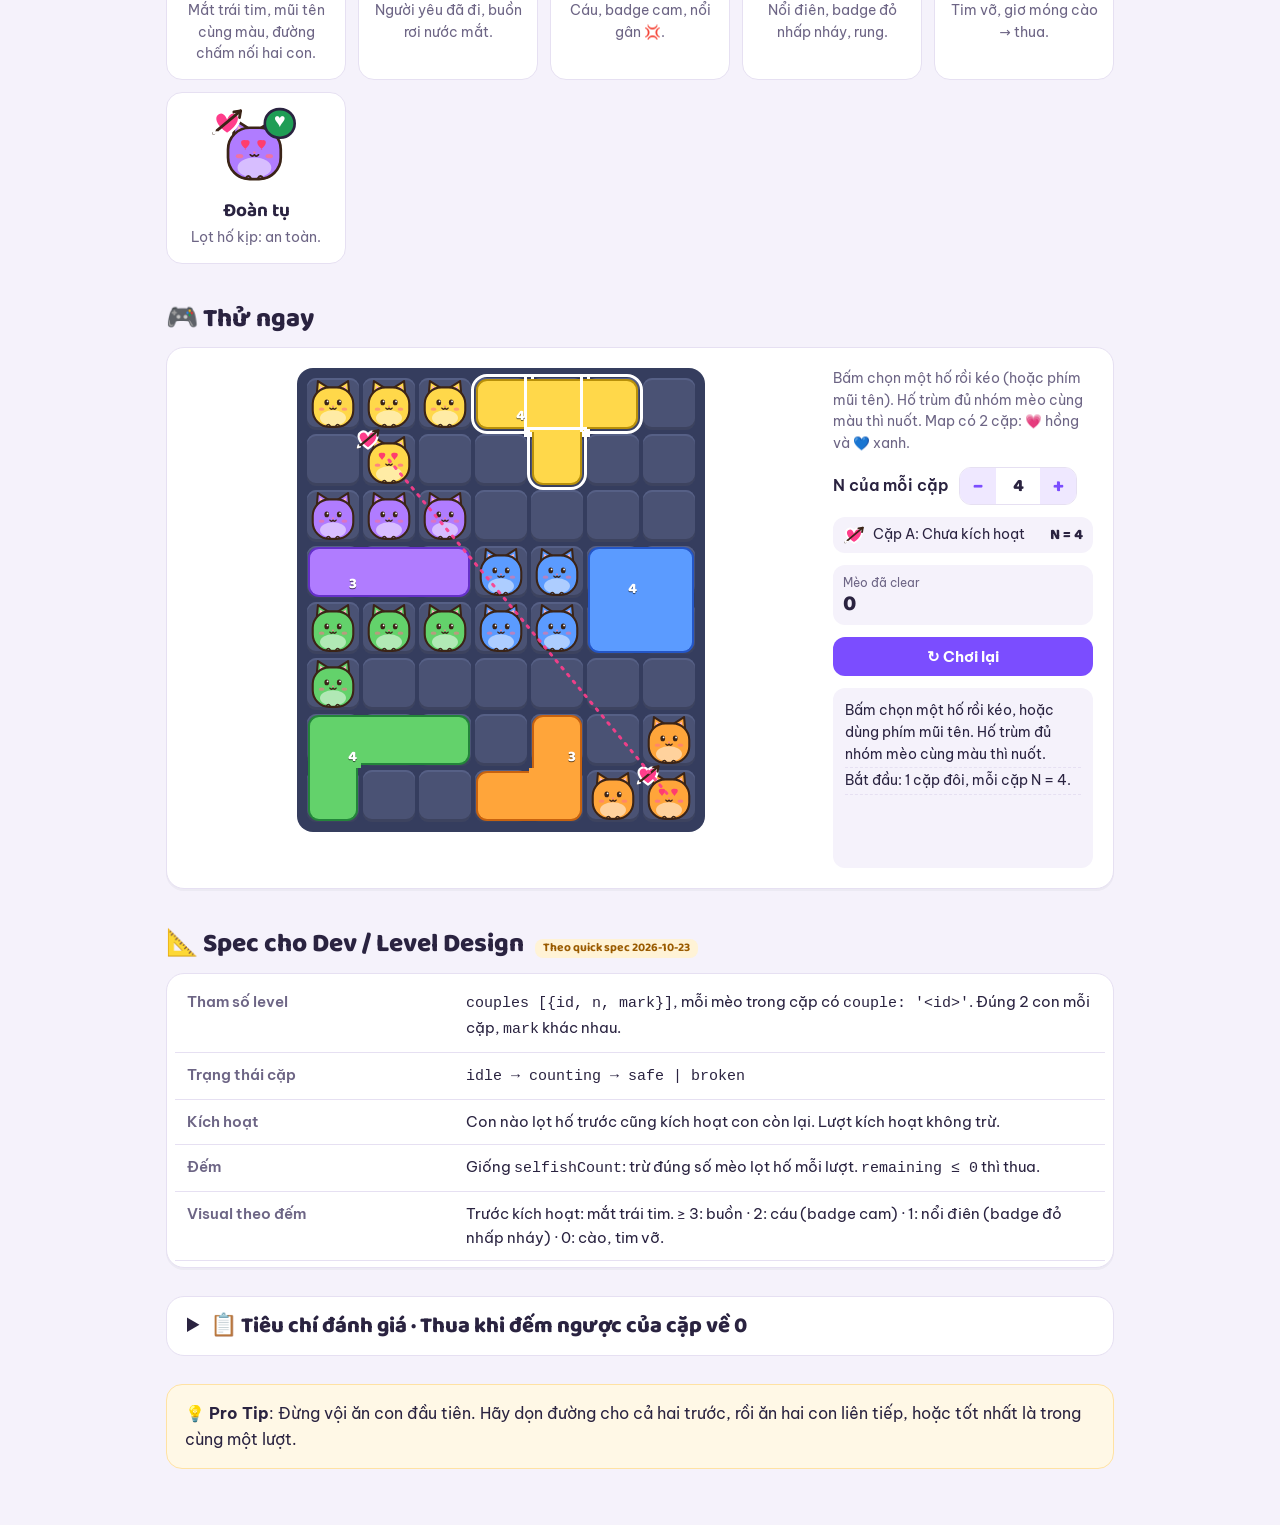
<file: couple-cat.html>
<!doctype html>
<html lang="vi">
<head>
<meta charset="utf-8">
<meta name="viewport" content="width=device-width, initial-scale=1">
<title>Couple Mèo</title>
<link rel="preconnect" href="https://fonts.googleapis.com">
<link rel="preconnect" href="https://fonts.gstatic.com" crossorigin>
<link href="https://fonts.googleapis.com/css2?family=Baloo+2:wght@600;700;800&family=Be+Vietnam+Pro:wght@400;500;600;700&display=swap" rel="stylesheet">
<link rel="stylesheet" href="assets/catdom-kit.css">
<script src="https://cdnjs.cloudflare.com/ajax/libs/gsap/3.12.5/gsap.min.js"></script>
<script src="logic/couple.js" onerror="this.remove()"></script>
<script src="logic/hole-play.js"></script>
<script src="boards/eat-fixtures.js"></script>
<script src="assets/catdom-kit.js"></script>
<style>
.couples{display:flex;flex-direction:column;gap:8px}
.couple-row{display:flex;align-items:center;gap:8px;background:var(--bg);border-radius:12px;padding:6px 10px;font-size:14px}
.couple-row svg{width:22px;height:22px;flex:none}
.couple-row b{margin-left:auto;font:800 15px "Baloo 2"}
.flyheart{position:absolute;width:30px;height:30px;z-index:6;pointer-events:none}
</style>
</head>
<body>
<header class="topbar"><div class="in">
  <a class="logo" href="index.html"><span>🐱</span> CatDom Support</a>
  <nav><a href="index.html">Trang tổng</a><a href="sick-cat.html" rel="prev">← Mèo Bệnh</a><a href="magnet.html" rel="next">Mèo Nam Châm →</a></nav>
</div></header>

<main>
  <div class="crumb"><a href="index.html">Home</a> › <a href="index.html#selfish">🧱 Game Elements</a> › <a href="index.html#couple">Mechanic 04</a> › <span aria-current="page">Couple Mèo</span></div>
  <h1>💘 Couple Mèo là gì?</h1>
  <div class="meta">Mechanic mới · Biến thể của Mèo Ích Kỷ · Bản visualize để review</div>

  <p class="lead">Hai con mèo gắn <b>mũi tên tình yêu</b> cùng màu là một cặp. Lúc đầu chúng chưa đếm gì. Ngay khi bạn cho <b>một con lọt hố</b>, con còn lại nhớ người yêu và <b>bắt đầu đếm ngược N</b>, giống hệt <a href="selfish-cat.html">Mèo Ích Kỷ</a>. Đưa nó về với người yêu trước khi số về 0, nếu không nó sẽ cào bạn.</p>

  <p class="entry">💘 <b>Couple Mèo</b> – Ăn một con mang mũi tên tình yêu thì con còn lại đếm ngược N con mèo. Phải đưa nó lọt hố trước khi đếm về 0.</p>

  <div class="demos">
    <div class="demo">
      <div class="demo-head">Đoàn tụ kịp lúc <span class="pill ok">✓ AN TOÀN</span></div>
      <div class="stage-wrap"><div id="demoWin"></div></div>
      <div class="caption" id="capWin"></div>
    </div>
    <div class="demo">
      <div class="demo-head">Để nó chờ quá lâu <span class="pill bad">✗ CHIA TAY</span></div>
      <div class="stage-wrap"><div id="demoFail"></div></div>
      <div class="caption" id="capFail"></div>
    </div>
  </div>

  <h2>📖 Cách hoạt động →</h2>
  <div class="card">
    <ul class="rules">
      <li>Mỗi cặp có <b>màu mũi tên</b> riêng và một <b>số N</b>. Hai con nối với nhau bằng đường chấm cùng màu.</li>
      <li>Trước khi ăn con nào trong cặp: <b>không đếm</b>.</li>
      <li>Ăn được <b>một con</b> (con nào trước cũng được): con còn lại bắt đầu đếm từ N. Mèo khác lọt hố cùng lượt kích hoạt <b>không bị trừ</b>.</li>
      <li>Từ lượt sau, mỗi con mèo khác lọt hố trừ 1. Hole nuốt 3 con thì trừ 3.</li>
      <li>Cho con còn lại lọt hố trước khi về 0 thì <b>đoàn tụ, an toàn</b>. Về 0 thì nó <b>cào</b> và bạn thua.</li>
      <li>Ăn <b>cả hai</b> trong cùng một lượt thì an toàn ngay, không đếm. Nhiều cặp trên map đếm độc lập với nhau.</li>
    </ul>
    <div class="formula">
      <span class="chip">Mèo khác lọt hố sau khi kích hoạt</span><span>≥</span><span class="chip">N</span><span>→</span><span class="chip bad">Bị cào</span>
    </div>
  </div>

  <h2>🎭 Trạng thái visual</h2>
  <div class="states" id="states"></div>

  <h2>🎮 Thử ngay</h2>
  <div class="card play">
    <div><div class="stage-wrap"><div id="playStage"></div></div></div>
    <div class="panel">
      <p class="hint">Bấm chọn một hố rồi kéo (hoặc phím mũi tên). Hố trùm đủ nhóm mèo cùng màu thì nuốt. Map có 2 cặp: 💗 hồng và 💙 xanh.</p>
      <div class="ctrl">N của mỗi cặp
        <div class="step"><button id="nMinus" aria-label="Giảm N">−</button><output id="nVal">4</output><button id="nPlus" aria-label="Tăng N">+</button></div>
      </div>
      <div class="couples" id="couples"></div>
      <div class="stat"><div><small>Mèo đã clear</small><strong id="sDone">0</strong></div></div>
      <button class="btn" id="reset">↻ Chơi lại</button>
      <div class="log" id="log"></div>
    </div>
  </div>

  <h2>📐 Spec cho Dev / Level Design <span class="tag">Theo quick spec 2026-10-23</span></h2>
  <div class="card" style="padding:6px 8px">
    <table>
      <tr><th>Tham số level</th><td><code>couples [{id, n, mark}]</code>, mỗi mèo trong cặp có <code>couple: '&lt;id&gt;'</code>. Đúng 2 con mỗi cặp, <code>mark</code> khác nhau.</td></tr>
      <tr><th>Trạng thái cặp</th><td><code>idle → counting → safe | broken</code></td></tr>
      <tr><th>Kích hoạt</th><td>Con nào lọt hố trước cũng kích hoạt con còn lại. Lượt kích hoạt không trừ.</td></tr>
      <tr><th>Đếm</th><td>Giống <code>selfishCount</code>: trừ đúng số mèo lọt hố mỗi lượt. <code>remaining ≤ 0</code> thì thua.</td></tr>
      <tr><th>Visual theo đếm</th><td>Trước kích hoạt: mắt trái tim. ≥ 3: buồn · 2: cáu (badge cam) · 1: nổi điên (badge đỏ nhấp nháy) · 0: cào, tim vỡ.</td></tr>
    </table>
  </div>

  <details class="review">
    <summary>📋 Tiêu chí đánh giá · Thua khi đếm ngược của cặp về 0</summary>
    <div class="criteria">
      <article><div class="n">01</div><h3>Có dễ hiểu không?</h3>
        <p class="verdict"><b>Kết luận:</b> Vừa — hiểu sau 2 thao tác.</p>
        <ul><li>Thao tác 1: nuốt nhóm cam có 1 con của cặp → con vàng bắt đầu đếm 4. Thao tác 2: nuốt 3 mèo tím → còn 1.</li><li>Dễ hiểu sai: lượt kích hoạt <b>không</b> bị trừ; đếm trừ theo <b>số mèo</b>, không theo lượt.</li></ul>
        <p><b>Hỏi người chơi:</b> "Ăn con này thì con kia còn mấy?" · "Hố cùng màu con kia đã tới được chưa?"</p></article>
      <article><div class="n">02</div><h3>Có case stuck / thua màn?</h3>
        <p class="verdict"><b>Kiểu kết thúc:</b> Thua ngay (không có stuck).</p>
        <ul><li><b>Điều kiện:</b> đếm ≤ 0 khi con còn lại chưa lọt hố → CHIA TAY.</li><li><b>Trên board demo:</b> cặp cách nhau 11 ô (góc trên trái – góc dưới phải), N = 4. Bước 3 nuốt 4 mèo xanh dương khi còn 1 → −3 → THUA.</li><li><b>An toàn:</b> nuốt cả hai trong cùng một lượt (không đếm), hoặc nuốt con thứ hai khi đếm ≥ 1.</li><li><b>Cảnh báo trước:</b> số đếm trên con chờ, mặt buồn dần khi gần 0.</li></ul></article>
      <article><div class="n">03</div><h3>Visual có dễ demo?</h3>
        <p class="verdict"><b>Kết luận:</b> Dễ demo.</p>
        <ul><li>Mũi tên 💘 cùng màu đánh dấu + đường chấm nối hai con, tim bay khi kích hoạt, 💔 + cào khi thua.</li><li><b>Rủi ro:</b> 2 cặp cùng đếm khó theo dõi; đường nối dài chéo bàn bị hố che khi hố đi ngang.</li></ul></article>
      <article><div class="n">04</div><h3>Tạo feeling khác không?</h3>
        <p class="verdict"><b>Ưu tiên hay để dành:</b> <b>Để dành</b> — không vội ăn con đầu; dọn đường cho cả hai rồi ăn liên tiếp.</p>
        <ul><li><b>Cách chơi đổi:</b> lên kế hoạch theo cặp; sau khi kích hoạt, chỉ chọn nhóm nhỏ cho tới khi cứu được con còn lại.</li><li><b>Tần suất trong map:</b> giới thiệu 1 cặp gần nhau, N = 4; màn thường 1 cặp chéo bàn; màn khó 2 cặp N khác nhau. Không quá 2 cặp/màn.</li><li><b>Rủi ro cần playtest:</b> ghép cùng Mèo Ích Kỷ trong một màn (2 bộ đếm) — tránh ở màn sớm.</li></ul></article>
    </div>
  </details>

  <div class="tip">💡 <b>Pro Tip</b>: Đừng vội ăn con đầu tiên. Hãy dọn đường cho cả hai trước, rồi ăn hai con liên tiếp, hoặc tốt nhất là trong cùng một lượt.</div>
</main>

<script>
const FX = CatDomEatFixtures.fixtures.couple.demo;
let N = FX.level.couples[0].n;
document.getElementById('nVal').textContent = N;
const playLevel = () => { const L = JSON.parse(JSON.stringify(FX.level)); L.couples.forEach(c => { c.n = N; }); return L; };

const catById = (game, id) => game.getState().cats.find(c => c.id === id);
const cellOf = (game, id) => { const c = catById(game, id); return [c.x, c.y]; };
const colorOf = (game, id) => catById(game, id).color;
const coupleMood = n => n >= 3 ? 'sad' : CatDom.moodFor(n);
const badgeCls = n => n <= 1 ? 'danger' : n === 2 ? 'warn' : '';

function buildBoard(st, game, level, api) {
  const s = game ? game.getState() : {cats: level.cats.map(c => ({...c, alive: true})),
    couples: level.couples.map(c => ({...c, cats: level.cats.filter(k => k.couple === c.id).map(k => k.id), state: 'idle', target: null, remaining: null}))};
  s.cats.filter(c => c.alive).forEach(c => st.addCat(c.id, c.color, c.x, c.y, api ? {onClick: () => api.eat(c.x, c.y)} : {}));
  st.coupleLines = {};
  s.couples.forEach(cp => {
    const [a, b] = cp.cats.map(id => st.cats[id]);
    cp.cats.forEach(id => { st.setMark(id, cp.mark); st.setCat(id, {mood: 'love'}); });
    st.coupleLines[cp.id] = st.line(st.center(a.x, a.y), st.center(b.x, b.y), CatDom.MARK[cp.mark]);
  });
}

function flyHeart(st, fromId, toId, mark) {
  const a = st.cats[fromId], b = st.cats[toId];
  const h = document.createElement('div'); h.className = 'flyheart'; h.innerHTML = CatDom.heartMarkSVG(CatDom.MARK[mark]);
  const p = st.px(a.x, a.y), q = st.px(b.x, b.y);
  Object.assign(h.style, {left: p.left + 13 + 'px', top: p.top + 13 + 'px'});
  st.el.appendChild(h);
  return gsap.timeline().to(h, {left: q.left + 13, top: q.top + 13, rotation: 360, duration: .6, ease: 'power1.inOut'})
    .to(h, {scale: 1.8, opacity: 0, duration: .25}).call(() => h.remove());
}

const handlers = {
  eat(st, ev, tl, ctx) {
    tl.add(st.eatTl(ev.ids));
    if (ctx.log) ctx.log(`Clear ${ev.ids.length} mèo ${CatDom.PAL[colorOf(ctx.game, ev.ids[0])].vi}`);
  },
  coupleTrigger(st, ev, tl, ctx) {
    const mark = ctx.game.getState().couples.find(c => c.id === ev.couple).mark;
    tl.call(() => {
      const line = st.coupleLines[ev.couple]; if (line) gsap.to(line, {opacity: 0, duration: .4});
      flyHeart(st, ev.by, ev.target, mark);
    }).to({}, {duration: .7}).call(() => {
      st.setCat(ev.target, {mood: coupleMood(ev.remaining), huff: true});
      st.setBadge(ev.target, ev.remaining, badgeCls(ev.remaining));
      st.say(ev.target, `Đợi em với! (${ev.remaining})`, 1.4);
    }).to({}, {duration: .5});
    if (ctx.log) ctx.log(`💘 Cặp ${ev.couple} kích hoạt: còn lại phải lọt hố trong <b>${ev.remaining}</b> con`);
  },
  coupleCount(st, ev, tl, ctx) {
    const n = Math.max(0, ev.remaining);
    if (n > 0) tl.call(() => { st.setCat(ev.target, {mood: coupleMood(n), shake: n <= 1}); st.setBadge(ev.target, n, badgeCls(n)); });
    if (ctx.log) ctx.log(`Cặp ${ev.couple}: còn <b>${n}</b>`, n <= 1 ? 'b' : '');
  },
  coupleSafe(st, ev, tl, ctx) {
    const cp = ctx.game.getState().couples.find(c => c.id === ev.couple);
    tl.call(() => {
      const line = st.coupleLines[ev.couple]; if (line) gsap.to(line, {opacity: 0, duration: .4});
      if (cp.target) {
        st.setCat(cp.target, {mood: 'love', huff: false, shake: false});
        st.setBadge(cp.target, '♥', 'ok');
        st.say(cp.target, 'Đoàn tụ rồi! 💕', 1.2);
      }
    });
    if (ctx.log) ctx.log(`💕 Cặp ${ev.couple} đoàn tụ an toàn!`, 'g');
  },
  lose(st, ev, tl, ctx) {
    const cp = ctx.game.getState().couples.find(c => c.id === ev.couple);
    const id = cp.target;
    tl.call(() => {
      st.setCat(id, {mood: 'scratch', arms: 'claws', shake: true});
      st.setBadge(id, '💔', 'danger');
      st.say(id, 'Chia tay! 😾', 1.6);
    }).to(st.cats[id].el, {scale: 1.6, y: -8, duration: .25, ease: 'back.out(3)', zIndex: 9}, '+=.15')
      .add(st.clawsTl()).add(st.flashTl(), '<').add(st.shakeTl(), '<')
      .call(() => st.showBanner('CHIA TAY! THUA 💔', 'bad'));
    if (ctx.log) ctx.log(`Cặp ${ev.couple} đếm về 0 → <b>bị cào, thua.</b>`, 'b');
  },
  win(st, ev, tl, ctx) {
    tl.call(() => st.showBanner('BÀN SẠCH ✓', 'ok'));
    if (ctx.log) ctx.log('Clear hết bàn, mọi cặp đều đoàn tụ!', 'g');
  }
};

function demoCfg(el, cap, intro, steps) {
  return {el: document.getElementById(el), cap: document.getElementById(cap), name: 'couple', file: 'logic/couple.js',
    level: FX.level, holes: FX.holes, cellOf, colorOf, on: handlers, steps,
    build: (st, game) => buildBoard(st, game, FX.level),
    intro: (st, tl, ctx) => tl.call(() => ctx.cap(intro)).to({}, {duration: 1.8})};
}
CatDom.demo(demoCfg('demoWin', 'capWin', FX.intro, FX.good));
CatDom.demo(demoCfg('demoFail', 'capFail', 'Cùng cặp đôi, nhưng lần này mải ăn mèo khác…', FX.bad));

/* ---------- states ---------- */
const miniCat = (mood, extra = '', o = {}) => `<div class="mini"><div class="cat${o.shake ? ' angry' : ''}" style="left:0;top:0"><div class="body">${CatDom.catSVG('purple', mood, o)}</div><div class="mark">${CatDom.heartMarkSVG(CatDom.MARK.pink)}</div>${extra}</div></div>`;
document.getElementById('states').innerHTML = [
  [miniCat('love'), 'Chưa kích hoạt', 'Mắt trái tim, mũi tên cùng màu, đường chấm nối hai con.'],
  [miniCat('sad', '<div class="badge">3</div>'), 'Đếm ≥ 3', 'Người yêu đã đi, buồn rơi nước mắt.'],
  [miniCat('mad', '<div class="badge warn">2</div>'), 'Đếm 2', 'Cáu, badge cam, nổi gân 💢.'],
  [miniCat('angry', '<div class="badge danger">1</div>', {shake: true}), 'Đếm 1', 'Nổi điên, badge đỏ nhấp nháy, rung.'],
  [miniCat('scratch', '<div class="badge danger">💔</div>', {arms: 'claws'}), 'Đếm 0', 'Tim vỡ, giơ móng cào → thua.'],
  [miniCat('love', '<div class="badge ok">♥</div>'), 'Đoàn tụ', 'Lọt hố kịp: an toàn.']
].map(([art, t, d]) => `<div class="state">${art}<h3>${t}</h3><p>${d}</p></div>`).join('');

/* ---------- playground ---------- */
const STATE_VI = {idle: 'Chưa kích hoạt', counting: 'Đang đếm', safe: 'Đoàn tụ ✓', broken: 'Chia tay 💔'};
function renderCouples(game) {
  const box = document.getElementById('couples');
  if (!game) { box.innerHTML = ''; return; }
  box.innerHTML = game.getState().couples.map(c => `<div class="couple-row">${CatDom.heartMarkSVG(CatDom.MARK[c.mark])}
    Cặp ${c.id}: ${STATE_VI[c.state]}<b>${c.state === 'counting' ? Math.max(0, c.remaining) : c.state === 'idle' ? 'N = ' + c.n : ''}</b></div>`).join('');
}
const play = CatDom.playground({
  el: document.getElementById('playStage'), logEl: document.getElementById('log'),
  name: 'couple', file: 'logic/couple.js', level: playLevel, holes: FX.holes, cellOf, colorOf, on: handlers,
  build: (st, game) => buildBoard(st, game, FX.level),
  startText: () => `Bắt đầu: ${FX.level.couples.length} cặp đôi, mỗi cặp N = ${N}.`,
  update: api => { renderCouples(api.game); if (api.game) document.getElementById('sDone').textContent = api.game.getState().clearedCount; }
});
document.getElementById('reset').onclick = play.reset;
const setN = v => { N = Math.max(1, Math.min(12, v)); document.getElementById('nVal').textContent = N; play.reset(); };
document.getElementById('nMinus').onclick = () => setN(N - 1);
document.getElementById('nPlus').onclick = () => setN(N + 1);
</script>
</body>
</html>
</file>
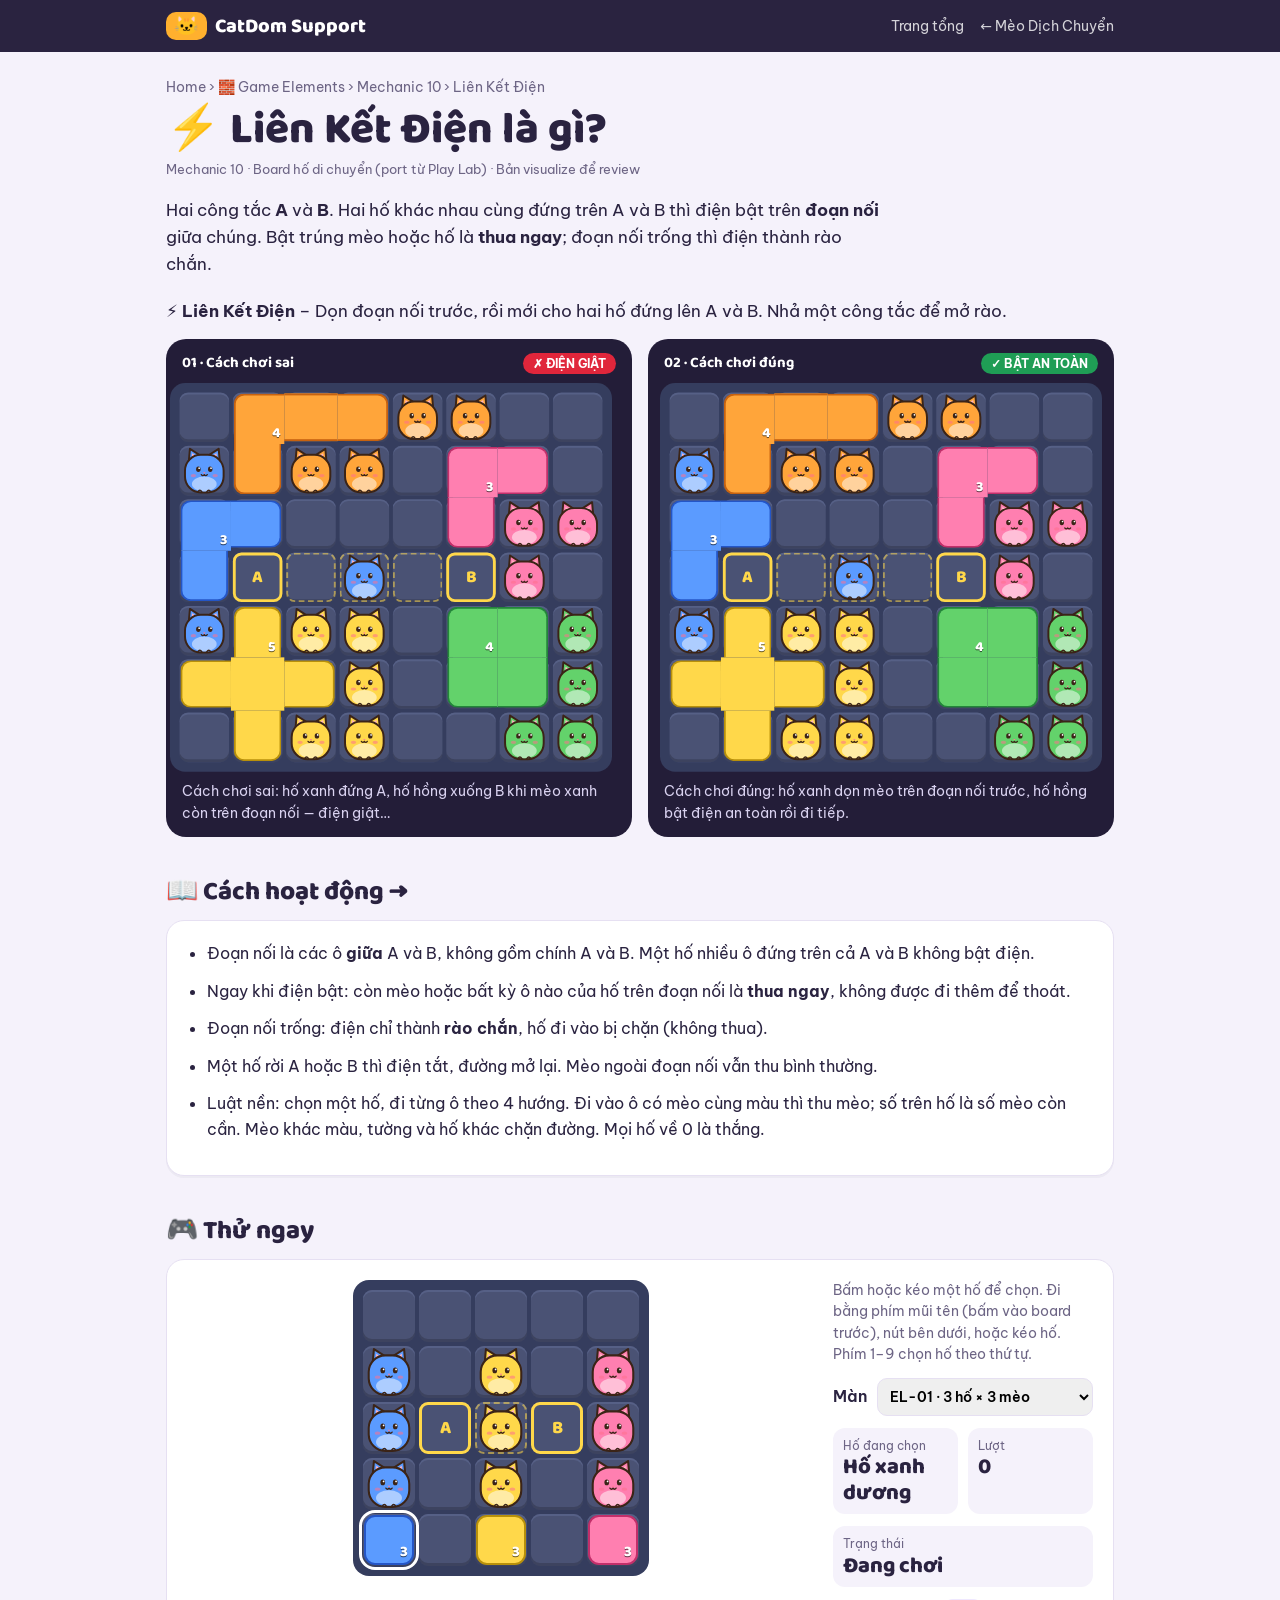
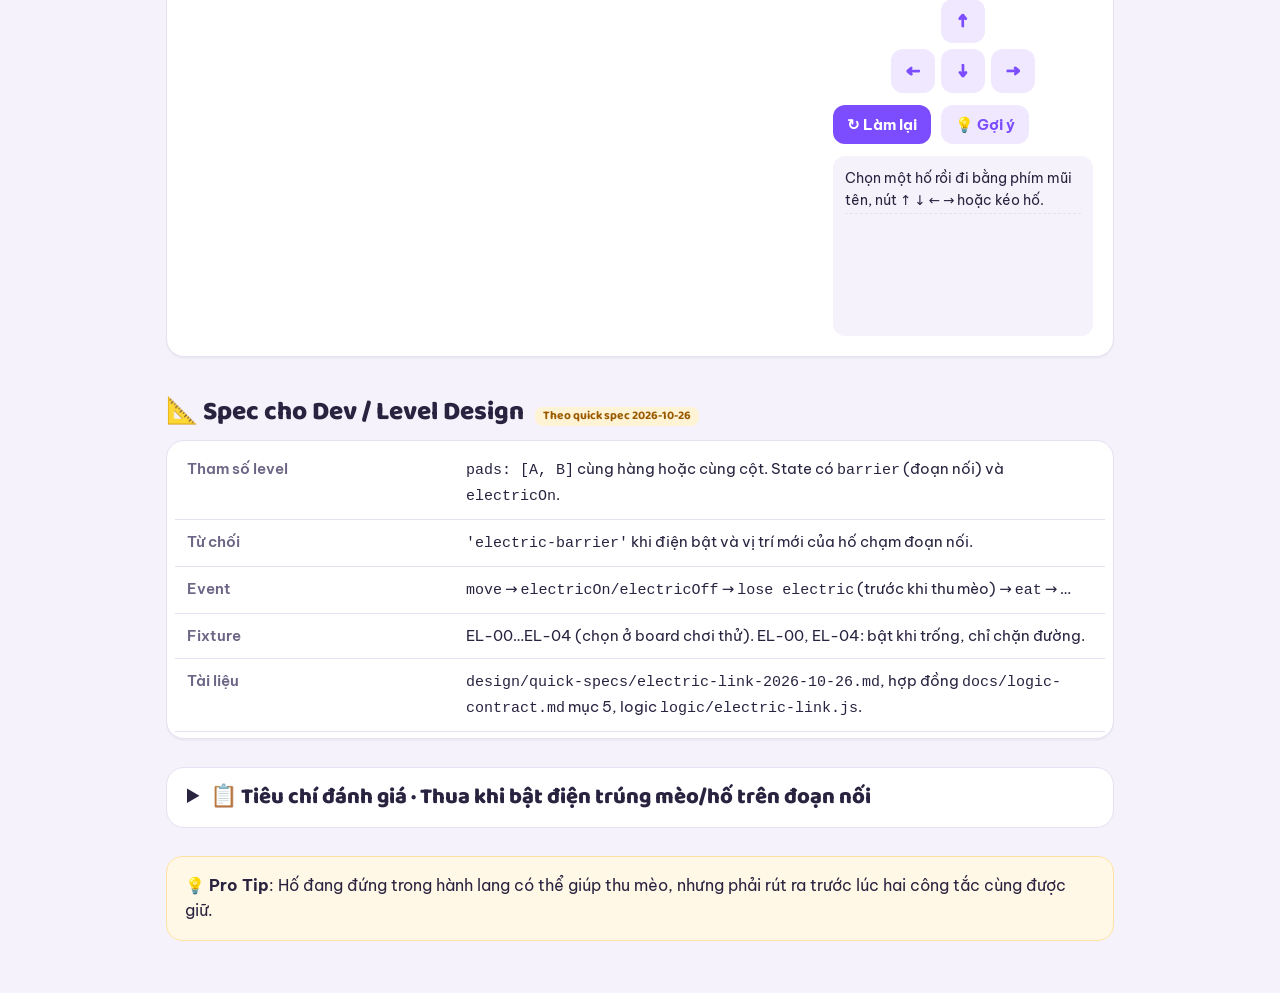
<file: electric-link.html>
<!doctype html>
<html lang="vi">
<head>
<meta charset="utf-8">
<meta name="viewport" content="width=device-width, initial-scale=1">
<title>Liên Kết Điện</title>
<link rel="preconnect" href="https://fonts.googleapis.com">
<link rel="preconnect" href="https://fonts.gstatic.com" crossorigin>
<link href="https://fonts.googleapis.com/css2?family=Baloo+2:wght@600;700;800&family=Be+Vietnam+Pro:wght@400;500;600;700&display=swap" rel="stylesheet">
<link rel="stylesheet" href="assets/catdom-kit.css">
<script src="https://cdnjs.cloudflare.com/ajax/libs/gsap/3.12.5/gsap.min.js"></script>
<script src="logic/_board-move.js" onerror="this.remove()"></script>
<script src="logic/electric-link.js" onerror="this.remove()"></script>
<script src="boards/lab-fixtures.js"></script>
<script src="assets/catdom-kit.js"></script>
</head>
<body>
<header class="topbar"><div class="in">
  <a class="logo" href="index.html"><span>🐱</span> CatDom Support</a>
  <nav><a href="index.html">Trang tổng</a><a href="teleport-cat.html" rel="prev">← Mèo Dịch Chuyển</a></nav>
</div></header>

<main>
  <div class="crumb"><a href="index.html">Home</a> › <a href="index.html#selfish">🧱 Game Elements</a> › <a href="index.html#electric-link">Mechanic 10</a> › <span aria-current="page">Liên Kết Điện</span></div>
  <h1>⚡ Liên Kết Điện là gì?</h1>
  <div class="meta">Mechanic 10 · Board hố di chuyển (port từ Play Lab) · Bản visualize để review</div>

  <p class="lead">Hai công tắc <b>A</b> và <b>B</b>. Hai hố khác nhau cùng đứng trên A và B thì điện bật trên <b>đoạn nối</b> giữa chúng. Bật trúng mèo hoặc hố là <b>thua ngay</b>; đoạn nối trống thì điện thành rào chắn.</p>

  <p class="entry">⚡ <b>Liên Kết Điện</b> – Dọn đoạn nối trước, rồi mới cho hai hố đứng lên A và B. Nhả một công tắc để mở rào.</p>

  <div class="demos">
    <div class="demo">
      <div class="demo-head">01 · Cách chơi sai <span class="pill bad">✗ ĐIỆN GIẬT</span></div>
      <div class="stage-wrap"><div id="demoBad"></div></div>
      <div class="caption" id="capBad"></div>
    </div>
    <div class="demo">
      <div class="demo-head">02 · Cách chơi đúng <span class="pill ok">✓ BẬT AN TOÀN</span></div>
      <div class="stage-wrap"><div id="demoGood"></div></div>
      <div class="caption" id="capGood"></div>
    </div>
  </div>

  <h2>📖 Cách hoạt động →</h2>
  <div class="card">
    <ul class="rules">
      <li>Đoạn nối là các ô <b>giữa</b> A và B, không gồm chính A và B. Một hố nhiều ô đứng trên cả A và B không bật điện.</li>
      <li>Ngay khi điện bật: còn mèo hoặc bất kỳ ô nào của hố trên đoạn nối là <b>thua ngay</b>, không được đi thêm để thoát.</li>
      <li>Đoạn nối trống: điện chỉ thành <b>rào chắn</b>, hố đi vào bị chặn (không thua).</li>
      <li>Một hố rời A hoặc B thì điện tắt, đường mở lại. Mèo ngoài đoạn nối vẫn thu bình thường.</li>
      <li>Luật nền: chọn một hố, đi từng ô theo 4 hướng. Đi vào ô có mèo cùng màu thì thu mèo; số trên hố là số mèo còn cần. Mèo khác màu, tường và hố khác chặn đường. Mọi hố về 0 là thắng.</li>
    </ul>
  </div>

  <h2>🎮 Thử ngay</h2>
  <div class="card play">
    <div><div class="stage-wrap"><div id="playStage"></div></div></div>
    <div class="panel">
      <p class="hint">Bấm hoặc kéo một hố để chọn. Đi bằng phím mũi tên (bấm vào board trước), nút bên dưới, hoặc kéo hố. Phím 1–9 chọn hố theo thứ tự.</p>
      <div class="ctrl"><label for="fixture">Màn</label><select id="fixture"></select></div>
      <div class="stat">
        <div><small>Hố đang chọn</small><strong id="sHole">–</strong></div>
        <div><small>Lượt</small><strong id="sTurn">0</strong></div>
      </div>
      <div class="stat"><div><small>Trạng thái</small><strong id="sStatus">–</strong></div></div>
      <div class="pad-ctrl" role="group" aria-label="Đi hố đang chọn">
        <button type="button" data-dir="0,-1" aria-label="Lên">↑</button><button type="button" data-dir="-1,0" aria-label="Trái">←</button>
        <button type="button" data-dir="0,1" aria-label="Xuống">↓</button><button type="button" data-dir="1,0" aria-label="Phải">→</button>
      </div>
      <div class="ctrl"><button class="btn" id="reset" type="button">↻ Làm lại</button><button class="btn ghost" id="hint" type="button">💡 Gợi ý</button></div>
      <div class="log" id="log" aria-live="polite"></div>
    </div>
  </div>

  <h2>📐 Spec cho Dev / Level Design <span class="tag">Theo quick spec 2026-10-26</span></h2>
  <div class="card" style="padding:6px 8px">
    <table>
      <tr><th>Tham số level</th><td><code>pads: [A, B]</code> cùng hàng hoặc cùng cột. State có <code>barrier</code> (đoạn nối) và <code>electricOn</code>.</td></tr>
      <tr><th>Từ chối</th><td><code>'electric-barrier'</code> khi điện bật và vị trí mới của hố chạm đoạn nối.</td></tr>
      <tr><th>Event</th><td><code>move</code> → <code>electricOn/electricOff</code> → <code>lose electric</code> (trước khi thu mèo) → <code>eat</code> → …</td></tr>
      <tr><th>Fixture</th><td>EL-00…EL-04 (chọn ở board chơi thử). EL-00, EL-04: bật khi trống, chỉ chặn đường.</td></tr>
      <tr><th>Tài liệu</th><td><code>design/quick-specs/electric-link-2026-10-26.md</code>, hợp đồng <code>docs/logic-contract.md</code> mục 5, logic <code>logic/electric-link.js</code>.</td></tr>
    </table>
  </div>

  <details class="review">
    <summary>📋 Tiêu chí đánh giá · Thua khi bật điện trúng mèo/hố trên đoạn nối</summary>
    <div class="criteria">
      <article><div class="n">01</div><h3>Có dễ hiểu không?</h3>
        <p class="verdict"><b>Kết luận:</b> Khó — cần ≥ 3 thao tác, có 3 trạng thái.</p>
        <ul><li>Điện tắt (đi tự do) → điện bật khi <b>hai hố khác nhau</b> đứng trên A và B → đoạn nối trống thì thành rào chặn; đoạn nối còn mèo/hố thì điện giật.</li><li>Dễ hiểu sai: một hố nhiều ô đứng cả A và B <b>không</b> bật điện; hố lớn chỉ cần 1 ô chạm đoạn nối là thua.</li></ul>
        <p><b>Hỏi người chơi:</b> "Nếu hố hồng xuống B bây giờ, trên đoạn nối còn gì không?"</p></article>
      <article><div class="n">02</div><h3>Có case stuck / thua màn?</h3>
        <p class="verdict"><b>Kiểu kết thúc:</b> Thua ngay khi bật điện trúng; rào chặn khi đoạn trống thì <b>không</b> thua.</p>
        <ul><li><b>Điều kiện:</b> điện bật mà đoạn nối (các ô giữa A và B) còn mèo hoặc ô của hố → thua, kiểm trước khi thu mèo; không được đi thêm để thoát.</li><li><b>Trên board demo:</b> demo sai (8 nước): hố xanh đứng A, hố hồng xuống B khi mèo xanh còn trên đoạn nối → ĐIỆN GIẬT.</li><li><b>An toàn:</b> dọn đoạn nối trước, rồi mới cho hai hố đứng A và B; muốn qua rào thì nhả một công tắc.</li></ul></article>
      <article><div class="n">03</div><h3>Visual có dễ demo?</h3>
        <p class="verdict"><b>Kết luận:</b> Vừa — cần chú thích.</p>
        <ul><li>Pad A / B, dây nối, ô đoạn nối sáng khi điện bật, tia điện khi thua; hố bị rào chặn thì rung.</li><li><b>Rủi ro:</b> hố lớn chỉ 1 ô chạm dây khó nhìn thấy; "rào chặn" và "điện giật" cùng xuất hiện khi điện bật.</li></ul></article>
      <article><div class="n">04</div><h3>Tạo feeling khác không?</h3>
        <p class="verdict"><b>Ưu tiên hay để dành:</b> <b>Ưu tiên</b> dọn đoạn nối; dùng điện như rào chắn có chủ đích.</p>
        <ul><li><b>Cách chơi đổi:</b> người chơi coi đoạn nối là "vùng cấm tạm thời" và lên lịch bật/tắt.</li><li><b>Tần suất trong map:</b> 1 cặp công tắc, đoạn nối 1–3 ô; màn khó: đoạn dài, mèo trên dây cần hố khác dọn trước.</li><li><b>Rủi ro cần playtest:</b> điều kiện thua chưa được Lead chốt (giật ngay vs. chỉ chặn).</li></ul></article>
    </div>
  </details>

  <div class="tip">💡 <b>Pro Tip</b>: Hố đang đứng trong hành lang có thể giúp thu mèo, nhưng phải rút ra trước lúc hai công tắc cùng được giữ.</div>
</main>

<script>
CatDom.labPage('electric-link', {
  bad: "Cách chơi sai: hố xanh đứng A, hố hồng xuống B khi mèo xanh còn trên đoạn nối — điện giật…",
  good: "Cách chơi đúng: hố xanh dọn mèo trên đoạn nối trước, hố hồng bật điện an toàn rồi đi tiếp."
});
</script>
</body>
</html>
</file>
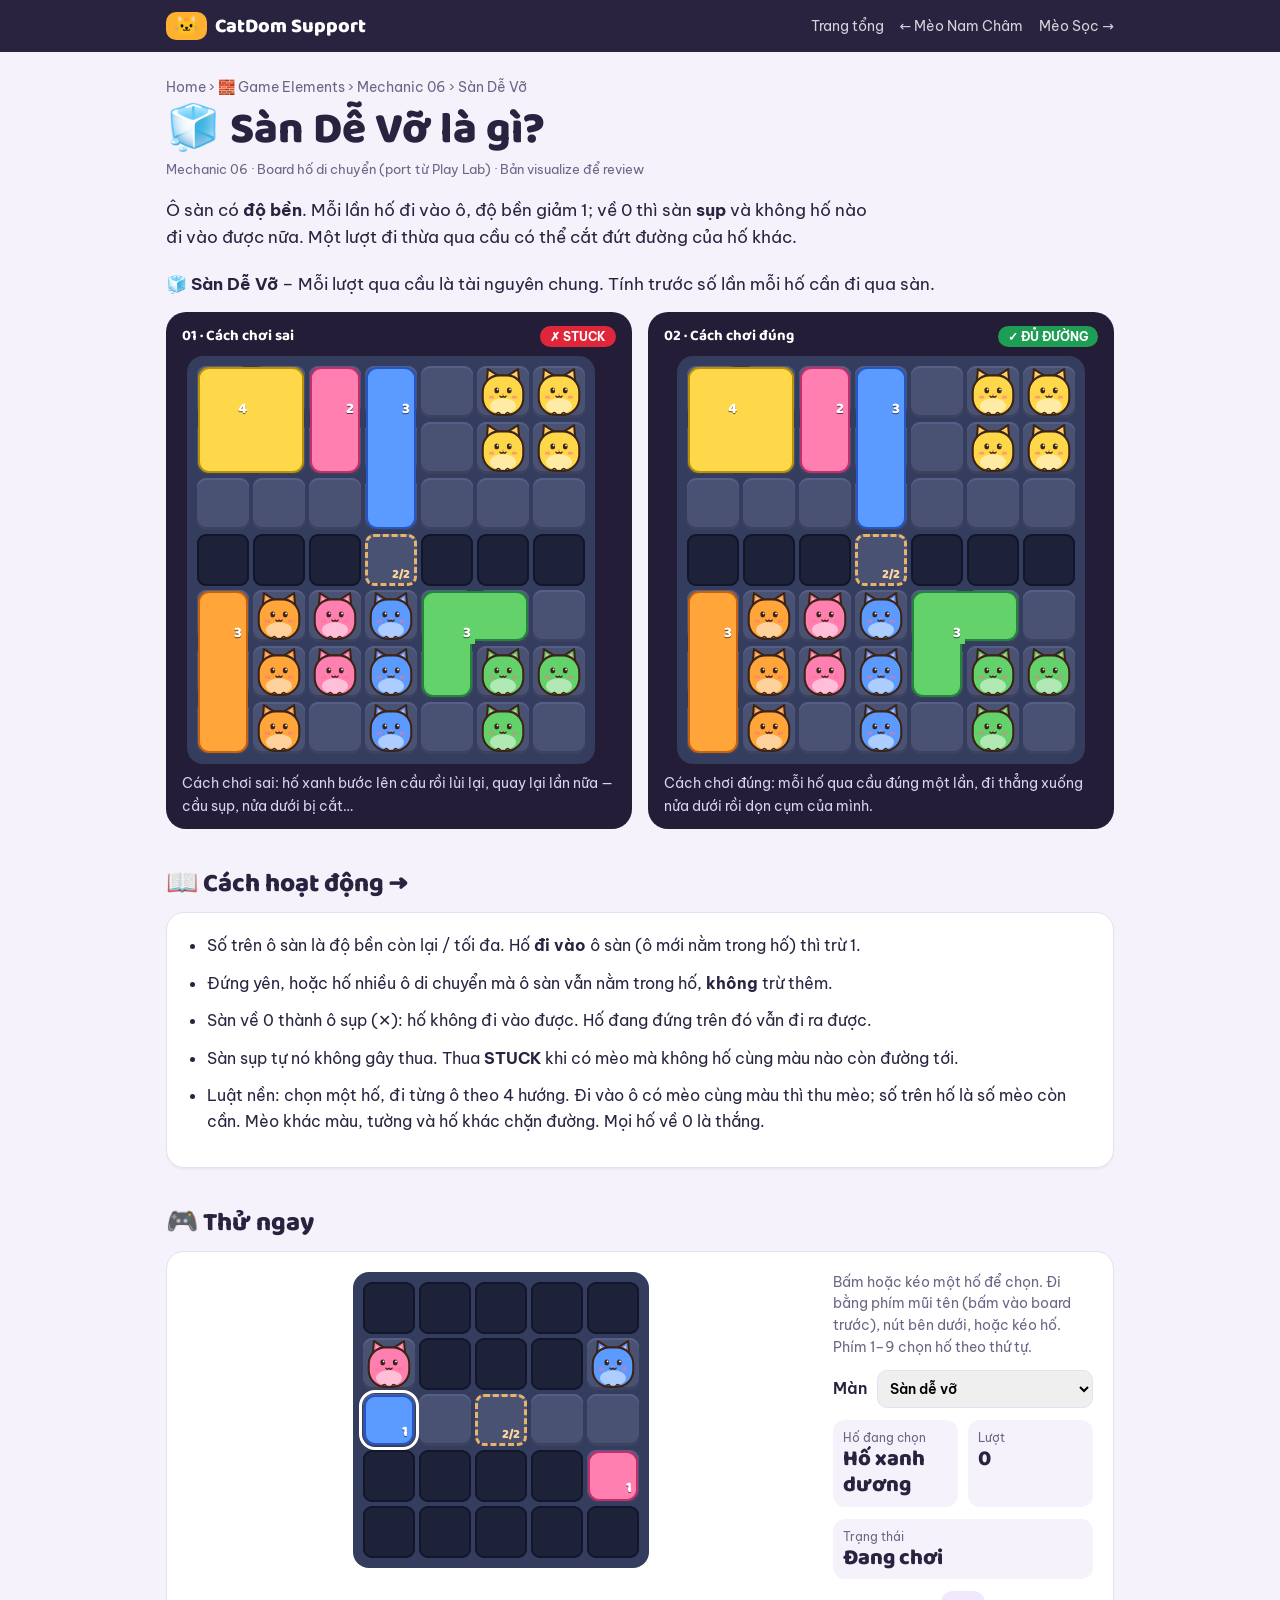
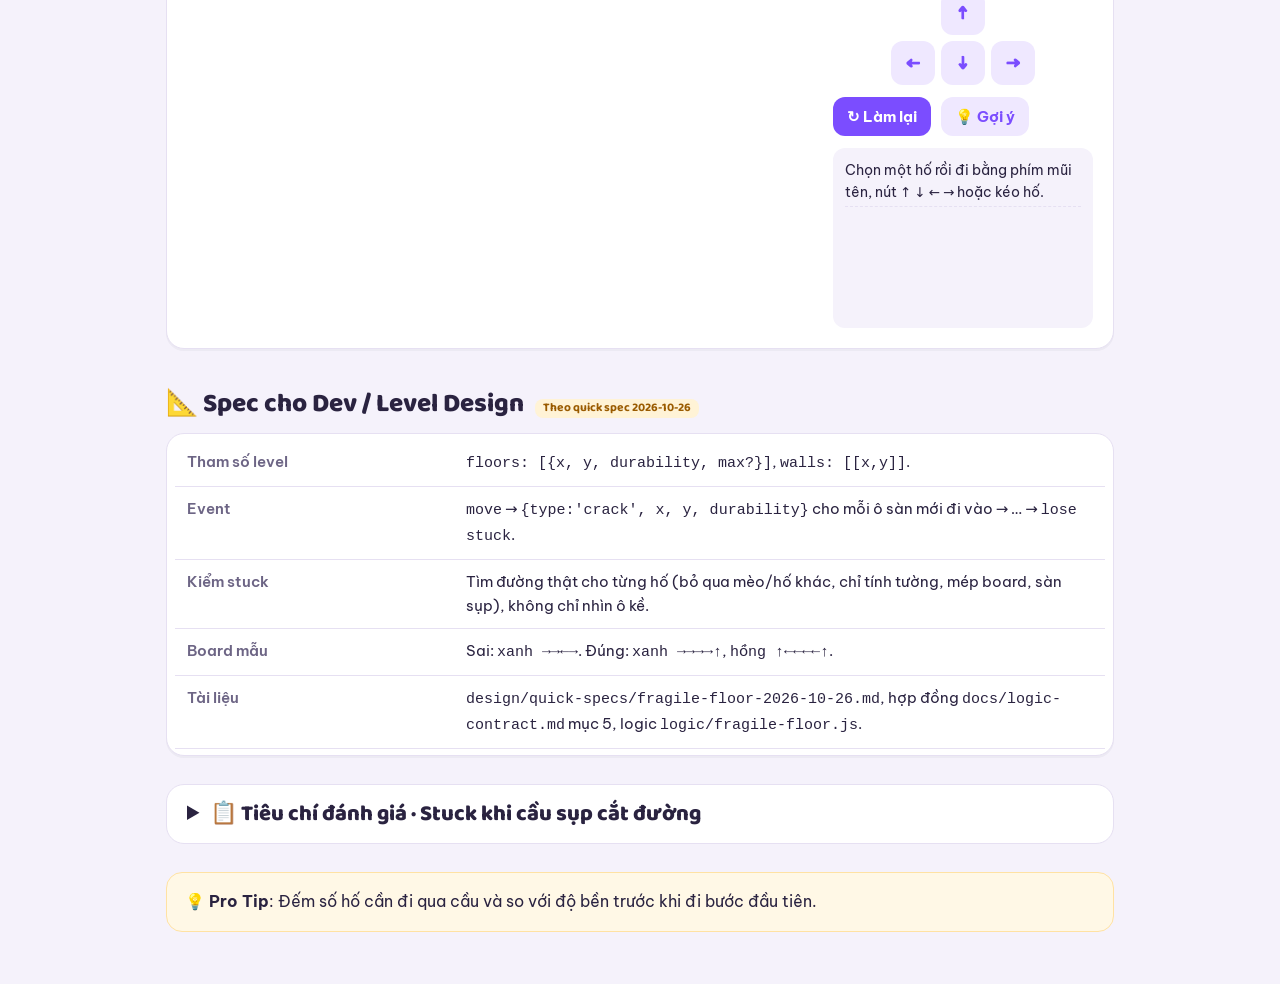
<file: fragile-floor.html>
<!doctype html>
<html lang="vi">
<head>
<meta charset="utf-8">
<meta name="viewport" content="width=device-width, initial-scale=1">
<title>Sàn Dễ Vỡ</title>
<link rel="preconnect" href="https://fonts.googleapis.com">
<link rel="preconnect" href="https://fonts.gstatic.com" crossorigin>
<link href="https://fonts.googleapis.com/css2?family=Baloo+2:wght@600;700;800&family=Be+Vietnam+Pro:wght@400;500;600;700&display=swap" rel="stylesheet">
<link rel="stylesheet" href="assets/catdom-kit.css">
<script src="https://cdnjs.cloudflare.com/ajax/libs/gsap/3.12.5/gsap.min.js"></script>
<script src="logic/_board-move.js" onerror="this.remove()"></script>
<script src="logic/fragile-floor.js" onerror="this.remove()"></script>
<script src="boards/lab-fixtures.js"></script>
<script src="assets/catdom-kit.js"></script>
</head>
<body>
<header class="topbar"><div class="in">
  <a class="logo" href="index.html"><span>🐱</span> CatDom Support</a>
  <nav><a href="index.html">Trang tổng</a><a href="magnet.html" rel="prev">← Mèo Nam Châm</a><a href="stripe-cat.html" rel="next">Mèo Sọc →</a></nav>
</div></header>

<main>
  <div class="crumb"><a href="index.html">Home</a> › <a href="index.html#selfish">🧱 Game Elements</a> › <a href="index.html#fragile-floor">Mechanic 06</a> › <span aria-current="page">Sàn Dễ Vỡ</span></div>
  <h1>🧊 Sàn Dễ Vỡ là gì?</h1>
  <div class="meta">Mechanic 06 · Board hố di chuyển (port từ Play Lab) · Bản visualize để review</div>

  <p class="lead">Ô sàn có <b>độ bền</b>. Mỗi lần hố đi vào ô, độ bền giảm 1; về 0 thì sàn <b>sụp</b> và không hố nào đi vào được nữa. Một lượt đi thừa qua cầu có thể cắt đứt đường của hố khác.</p>

  <p class="entry">🧊 <b>Sàn Dễ Vỡ</b> – Mỗi lượt qua cầu là tài nguyên chung. Tính trước số lần mỗi hố cần đi qua sàn.</p>

  <div class="demos">
    <div class="demo">
      <div class="demo-head">01 · Cách chơi sai <span class="pill bad">✗ STUCK</span></div>
      <div class="stage-wrap"><div id="demoBad"></div></div>
      <div class="caption" id="capBad"></div>
    </div>
    <div class="demo">
      <div class="demo-head">02 · Cách chơi đúng <span class="pill ok">✓ ĐỦ ĐƯỜNG</span></div>
      <div class="stage-wrap"><div id="demoGood"></div></div>
      <div class="caption" id="capGood"></div>
    </div>
  </div>

  <h2>📖 Cách hoạt động →</h2>
  <div class="card">
    <ul class="rules">
      <li>Số trên ô sàn là độ bền còn lại / tối đa. Hố <b>đi vào</b> ô sàn (ô mới nằm trong hố) thì trừ 1.</li>
      <li>Đứng yên, hoặc hố nhiều ô di chuyển mà ô sàn vẫn nằm trong hố, <b>không</b> trừ thêm.</li>
      <li>Sàn về 0 thành ô sụp (✕): hố không đi vào được. Hố đang đứng trên đó vẫn đi ra được.</li>
      <li>Sàn sụp tự nó không gây thua. Thua <b>STUCK</b> khi có mèo mà không hố cùng màu nào còn đường tới.</li>
      <li>Luật nền: chọn một hố, đi từng ô theo 4 hướng. Đi vào ô có mèo cùng màu thì thu mèo; số trên hố là số mèo còn cần. Mèo khác màu, tường và hố khác chặn đường. Mọi hố về 0 là thắng.</li>
    </ul>
  </div>

  <h2>🎮 Thử ngay</h2>
  <div class="card play">
    <div><div class="stage-wrap"><div id="playStage"></div></div></div>
    <div class="panel">
      <p class="hint">Bấm hoặc kéo một hố để chọn. Đi bằng phím mũi tên (bấm vào board trước), nút bên dưới, hoặc kéo hố. Phím 1–9 chọn hố theo thứ tự.</p>
      <div class="ctrl"><label for="fixture">Màn</label><select id="fixture"></select></div>
      <div class="stat">
        <div><small>Hố đang chọn</small><strong id="sHole">–</strong></div>
        <div><small>Lượt</small><strong id="sTurn">0</strong></div>
      </div>
      <div class="stat"><div><small>Trạng thái</small><strong id="sStatus">–</strong></div></div>
      <div class="pad-ctrl" role="group" aria-label="Đi hố đang chọn">
        <button type="button" data-dir="0,-1" aria-label="Lên">↑</button><button type="button" data-dir="-1,0" aria-label="Trái">←</button>
        <button type="button" data-dir="0,1" aria-label="Xuống">↓</button><button type="button" data-dir="1,0" aria-label="Phải">→</button>
      </div>
      <div class="ctrl"><button class="btn" id="reset" type="button">↻ Làm lại</button><button class="btn ghost" id="hint" type="button">💡 Gợi ý</button></div>
      <div class="log" id="log" aria-live="polite"></div>
    </div>
  </div>

  <h2>📐 Spec cho Dev / Level Design <span class="tag">Theo quick spec 2026-10-26</span></h2>
  <div class="card" style="padding:6px 8px">
    <table>
      <tr><th>Tham số level</th><td><code>floors: [{x, y, durability, max?}]</code>, <code>walls: [[x,y]]</code>.</td></tr>
      <tr><th>Event</th><td><code>move</code> → <code>{type:'crack', x, y, durability}</code> cho mỗi ô sàn mới đi vào → … → <code>lose stuck</code>.</td></tr>
      <tr><th>Kiểm stuck</th><td>Tìm đường thật cho từng hố (bỏ qua mèo/hố khác, chỉ tính tường, mép board, sàn sụp), không chỉ nhìn ô kề.</td></tr>
      <tr><th>Board mẫu</th><td>Sai: <code>xanh →→←→</code>. Đúng: <code>xanh →→→→↑</code>, <code>hồng ↑←←←←↑</code>.</td></tr>
      <tr><th>Tài liệu</th><td><code>design/quick-specs/fragile-floor-2026-10-26.md</code>, hợp đồng <code>docs/logic-contract.md</code> mục 5, logic <code>logic/fragile-floor.js</code>.</td></tr>
    </table>
  </div>

  <details class="review">
    <summary>📋 Tiêu chí đánh giá · Stuck khi cầu sụp cắt đường</summary>
    <div class="criteria">
      <article><div class="n">01</div><h3>Có dễ hiểu không?</h3>
        <p class="verdict"><b>Kết luận:</b> Vừa–Khó — hiểu sau 2–3 thao tác.</p>
        <ul><li>Số độ bền trên ô cầu giảm mỗi lần hố <b>bước vào</b> ô đó; đứng yên hay di chuyển mà ô vẫn nằm trong hố thì không giảm.</li><li>Dễ hiểu sai: hố nhiều ô bước vào nhiều ô sàn cùng lúc → nhiều ô cùng giảm.</li></ul>
        <p><b>Hỏi người chơi:</b> "Ô cầu này còn chịu được mấy lần?" · "Còn hố nào cần qua cầu?"</p></article>
      <article><div class="n">02</div><h3>Có case stuck / thua màn?</h3>
        <p class="verdict"><b>Kiểu kết thúc:</b> Stuck (sàn sụp tự nó không thua).</p>
        <ul><li><b>Điều kiện:</b> sau mỗi nước, có mèo mà không hố cùng màu nào còn tới được (tính tường, mép board, sàn đã sụp) → STUCK.</li><li><b>Trên board demo:</b> demo sai (3 nước): hố xanh bước lên cầu, lùi lại, quay lại → cầu sụp, nửa dưới bị cắt.</li><li><b>An toàn:</b> mỗi hố qua cầu đúng số lần cần, không bước lãng phí; hố đang đứng trên ô vừa sụp vẫn đi ra được.</li></ul></article>
      <article><div class="n">03</div><h3>Visual có dễ demo?</h3>
        <p class="verdict"><b>Kết luận:</b> Dễ demo.</p>
        <ul><li>Số độ bền trên ô, ô nứt dần, ô sụp tối hẳn; hố bị chặn rung khi định đi vào ô sụp.</li><li><b>Rủi ro:</b> người xem không thấy ô nào bị trừ khi hố lớn đi qua nhiều ô sàn một lúc.</li></ul></article>
      <article><div class="n">04</div><h3>Tạo feeling khác không?</h3>
        <p class="verdict"><b>Ưu tiên hay để dành:</b> <b>Để dành</b> lượt qua cầu — tính trước đường đi, cho hố cần qua cầu đi trước khi cầu yếu.</p>
        <ul><li><b>Cách chơi đổi:</b> chơi như bài toán đường đi; mỗi bước thừa có giá.</li><li><b>Tần suất trong map:</b> giới thiệu 1 cầu 2–3 ô độ bền 2; màn thường cầu chia đôi map; màn khó độ bền 1 hoặc 2 cầu.</li><li><b>Rủi ro cần playtest:</b> người chơi lỡ bước thừa không nhận ra cho tới khi STUCK.</li></ul></article>
    </div>
  </details>

  <div class="tip">💡 <b>Pro Tip</b>: Đếm số hố cần đi qua cầu và so với độ bền trước khi đi bước đầu tiên.</div>
</main>

<script>
CatDom.labPage('fragile-floor', {
  bad: "Cách chơi sai: hố xanh bước lên cầu rồi lùi lại, quay lại lần nữa — cầu sụp, nửa dưới bị cắt…",
  good: "Cách chơi đúng: mỗi hố qua cầu đúng một lần, đi thẳng xuống nửa dưới rồi dọn cụm của mình."
});
</script>
</body>
</html>
</file>
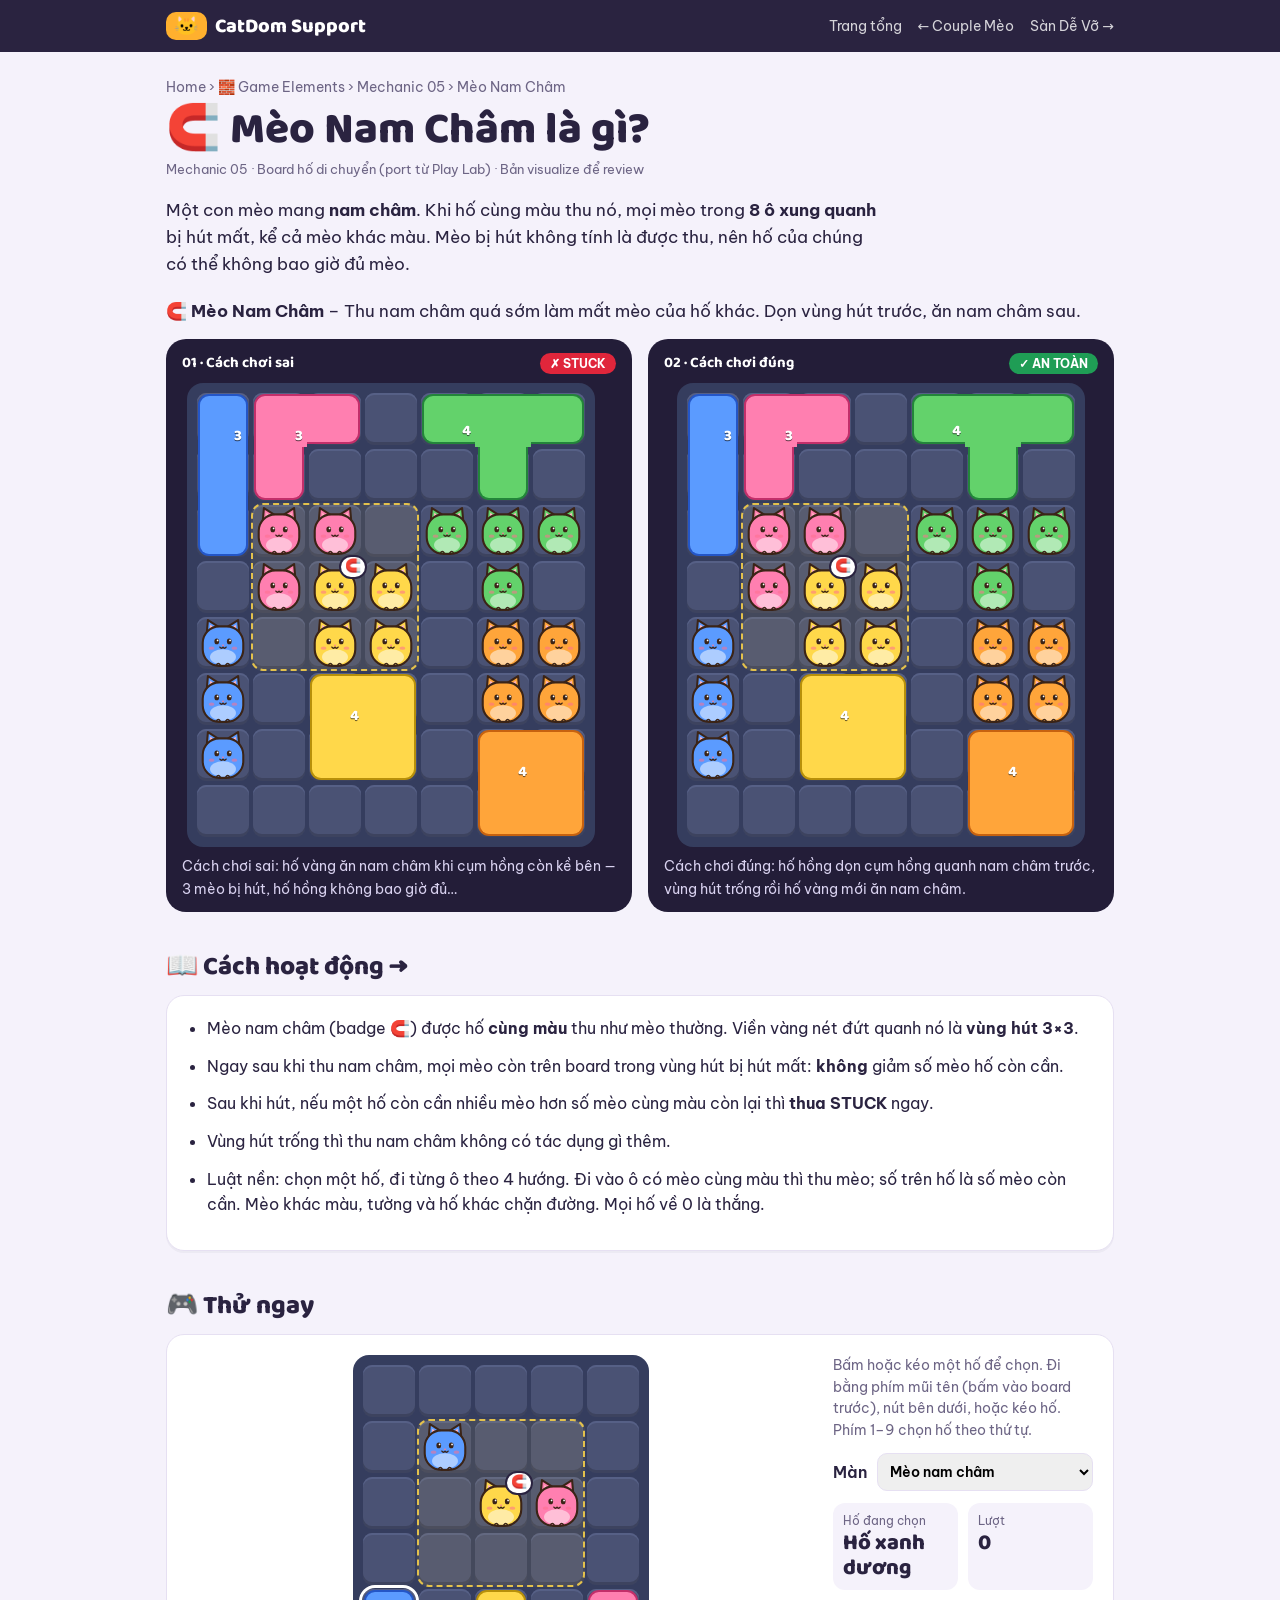
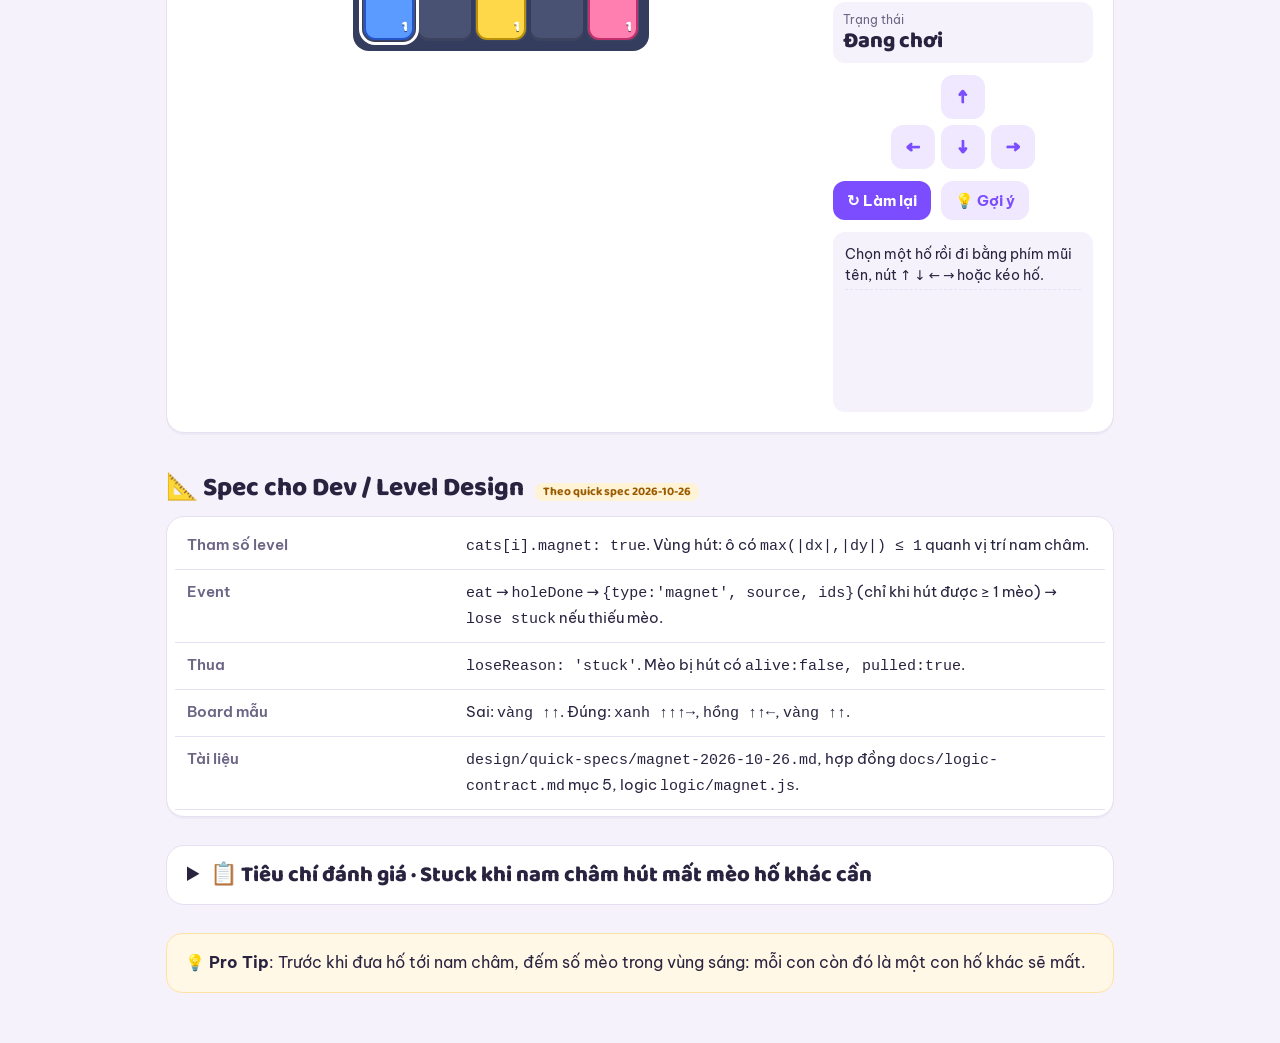
<file: magnet.html>
<!doctype html>
<html lang="vi">
<head>
<meta charset="utf-8">
<meta name="viewport" content="width=device-width, initial-scale=1">
<title>Mèo Nam Châm</title>
<link rel="preconnect" href="https://fonts.googleapis.com">
<link rel="preconnect" href="https://fonts.gstatic.com" crossorigin>
<link href="https://fonts.googleapis.com/css2?family=Baloo+2:wght@600;700;800&family=Be+Vietnam+Pro:wght@400;500;600;700&display=swap" rel="stylesheet">
<link rel="stylesheet" href="assets/catdom-kit.css">
<script src="https://cdnjs.cloudflare.com/ajax/libs/gsap/3.12.5/gsap.min.js"></script>
<script src="logic/_board-move.js" onerror="this.remove()"></script>
<script src="logic/magnet.js" onerror="this.remove()"></script>
<script src="boards/lab-fixtures.js"></script>
<script src="assets/catdom-kit.js"></script>
</head>
<body>
<header class="topbar"><div class="in">
  <a class="logo" href="index.html"><span>🐱</span> CatDom Support</a>
  <nav><a href="index.html">Trang tổng</a><a href="couple-cat.html" rel="prev">← Couple Mèo</a><a href="fragile-floor.html" rel="next">Sàn Dễ Vỡ →</a></nav>
</div></header>

<main>
  <div class="crumb"><a href="index.html">Home</a> › <a href="index.html#selfish">🧱 Game Elements</a> › <a href="index.html#magnet">Mechanic 05</a> › <span aria-current="page">Mèo Nam Châm</span></div>
  <h1>🧲 Mèo Nam Châm là gì?</h1>
  <div class="meta">Mechanic 05 · Board hố di chuyển (port từ Play Lab) · Bản visualize để review</div>

  <p class="lead">Một con mèo mang <b>nam châm</b>. Khi hố cùng màu thu nó, mọi mèo trong <b>8 ô xung quanh</b> bị hút mất, kể cả mèo khác màu. Mèo bị hút không tính là được thu, nên hố của chúng có thể không bao giờ đủ mèo.</p>

  <p class="entry">🧲 <b>Mèo Nam Châm</b> – Thu nam châm quá sớm làm mất mèo của hố khác. Dọn vùng hút trước, ăn nam châm sau.</p>

  <div class="demos">
    <div class="demo">
      <div class="demo-head">01 · Cách chơi sai <span class="pill bad">✗ STUCK</span></div>
      <div class="stage-wrap"><div id="demoBad"></div></div>
      <div class="caption" id="capBad"></div>
    </div>
    <div class="demo">
      <div class="demo-head">02 · Cách chơi đúng <span class="pill ok">✓ AN TOÀN</span></div>
      <div class="stage-wrap"><div id="demoGood"></div></div>
      <div class="caption" id="capGood"></div>
    </div>
  </div>

  <h2>📖 Cách hoạt động →</h2>
  <div class="card">
    <ul class="rules">
      <li>Mèo nam châm (badge 🧲) được hố <b>cùng màu</b> thu như mèo thường. Viền vàng nét đứt quanh nó là <b>vùng hút 3×3</b>.</li>
      <li>Ngay sau khi thu nam châm, mọi mèo còn trên board trong vùng hút bị hút mất: <b>không</b> giảm số mèo hố còn cần.</li>
      <li>Sau khi hút, nếu một hố còn cần nhiều mèo hơn số mèo cùng màu còn lại thì <b>thua STUCK</b> ngay.</li>
      <li>Vùng hút trống thì thu nam châm không có tác dụng gì thêm.</li>
      <li>Luật nền: chọn một hố, đi từng ô theo 4 hướng. Đi vào ô có mèo cùng màu thì thu mèo; số trên hố là số mèo còn cần. Mèo khác màu, tường và hố khác chặn đường. Mọi hố về 0 là thắng.</li>
    </ul>
  </div>

  <h2>🎮 Thử ngay</h2>
  <div class="card play">
    <div><div class="stage-wrap"><div id="playStage"></div></div></div>
    <div class="panel">
      <p class="hint">Bấm hoặc kéo một hố để chọn. Đi bằng phím mũi tên (bấm vào board trước), nút bên dưới, hoặc kéo hố. Phím 1–9 chọn hố theo thứ tự.</p>
      <div class="ctrl"><label for="fixture">Màn</label><select id="fixture"></select></div>
      <div class="stat">
        <div><small>Hố đang chọn</small><strong id="sHole">–</strong></div>
        <div><small>Lượt</small><strong id="sTurn">0</strong></div>
      </div>
      <div class="stat"><div><small>Trạng thái</small><strong id="sStatus">–</strong></div></div>
      <div class="pad-ctrl" role="group" aria-label="Đi hố đang chọn">
        <button type="button" data-dir="0,-1" aria-label="Lên">↑</button><button type="button" data-dir="-1,0" aria-label="Trái">←</button>
        <button type="button" data-dir="0,1" aria-label="Xuống">↓</button><button type="button" data-dir="1,0" aria-label="Phải">→</button>
      </div>
      <div class="ctrl"><button class="btn" id="reset" type="button">↻ Làm lại</button><button class="btn ghost" id="hint" type="button">💡 Gợi ý</button></div>
      <div class="log" id="log" aria-live="polite"></div>
    </div>
  </div>

  <h2>📐 Spec cho Dev / Level Design <span class="tag">Theo quick spec 2026-10-26</span></h2>
  <div class="card" style="padding:6px 8px">
    <table>
      <tr><th>Tham số level</th><td><code>cats[i].magnet: true</code>. Vùng hút: ô có <code>max(|dx|,|dy|) ≤ 1</code> quanh vị trí nam châm.</td></tr>
      <tr><th>Event</th><td><code>eat</code> → <code>holeDone</code> → <code>{type:'magnet', source, ids}</code> (chỉ khi hút được ≥ 1 mèo) → <code>lose stuck</code> nếu thiếu mèo.</td></tr>
      <tr><th>Thua</th><td><code>loseReason: 'stuck'</code>. Mèo bị hút có <code>alive:false, pulled:true</code>.</td></tr>
      <tr><th>Board mẫu</th><td>Sai: <code>vàng ↑↑</code>. Đúng: <code>xanh ↑↑↑→</code>, <code>hồng ↑↑←</code>, <code>vàng ↑↑</code>.</td></tr>
      <tr><th>Tài liệu</th><td><code>design/quick-specs/magnet-2026-10-26.md</code>, hợp đồng <code>docs/logic-contract.md</code> mục 5, logic <code>logic/magnet.js</code>.</td></tr>
    </table>
  </div>

  <details class="review">
    <summary>📋 Tiêu chí đánh giá · Stuck khi nam châm hút mất mèo hố khác cần</summary>
    <div class="criteria">
      <article><div class="n">01</div><h3>Có dễ hiểu không?</h3>
        <p class="verdict"><b>Kết luận:</b> Vừa — hiểu sau khi thấy 1 lần ăn sai.</p>
        <ul><li>Ăn nam châm → vùng 3×3 sáng lên, mèo khác màu trong 8 ô quanh nó bị hút mất; hố hồng còn dư số → biết ngay thiếu mèo.</li><li>Dễ hiểu sai: mèo bị hút <b>không</b> tính là được thu, không giảm số của hố nào.</li></ul>
        <p><b>Hỏi người chơi:</b> "Ăn nam châm bây giờ thì hố nào thiếu mèo?"</p></article>
      <article><div class="n">02</div><h3>Có case stuck / thua màn?</h3>
        <p class="verdict"><b>Kiểu kết thúc:</b> Stuck ngay (thua ngay sau khi hút, không chờ hết nước).</p>
        <ul><li><b>Điều kiện:</b> sau khi hút, có hố mà số còn cần > số mèo cùng màu còn trên board → STUCK.</li><li><b>Trên board demo:</b> demo sai (6 nước): hố vàng ăn nam châm khi cụm hồng còn kề bên → 3 mèo hồng bị hút → hố hồng không bao giờ đủ.</li><li><b>An toàn:</b> thu hết mèo trong 8 ô quanh nam châm bằng hố đúng màu trước; vùng trống thì ăn nam châm không mất gì.</li></ul></article>
      <article><div class="n">03</div><h3>Visual có dễ demo?</h3>
        <p class="verdict"><b>Kết luận:</b> Dễ demo.</p>
        <ul><li>Badge 🧲 trên mèo nam châm, vùng 3×3 viền vàng nét đứt, sóng hút + mèo bay vào; hố còn dư số cho thấy chỗ thiếu.</li><li><b>Rủi ro:</b> hai vùng hút chồng nhau làm người xem khó chỉ đúng ô bị ảnh hưởng.</li></ul></article>
      <article><div class="n">04</div><h3>Tạo feeling khác không?</h3>
        <p class="verdict"><b>Ưu tiên hay để dành:</b> <b>Để dành</b> nam châm tới khi vùng hút trống.</p>
        <ul><li><b>Cách chơi đổi:</b> thứ tự thu đảo ngược — dọn xung quanh trước, "phần thưởng" (nam châm) sau.</li><li><b>Tần suất trong map:</b> giới thiệu 1 nam châm, 2–3 mèo lân cận; màn thường 1–2 vùng hút tách nhau; màn khó 2 vùng giao nhau.</li><li><b>Rủi ro cần playtest:</b> vùng giao nhau làm thứ tự giải khó đọc.</li></ul></article>
    </div>
  </details>

  <div class="tip">💡 <b>Pro Tip</b>: Trước khi đưa hố tới nam châm, đếm số mèo trong vùng sáng: mỗi con còn đó là một con hố khác sẽ mất.</div>
</main>

<script>
CatDom.labPage('magnet', {
  bad: "Cách chơi sai: hố vàng ăn nam châm khi cụm hồng còn kề bên — 3 mèo bị hút, hố hồng không bao giờ đủ…",
  good: "Cách chơi đúng: hố hồng dọn cụm hồng quanh nam châm trước, vùng hút trống rồi hố vàng mới ăn nam châm."
});
</script>
</body>
</html>
</file>
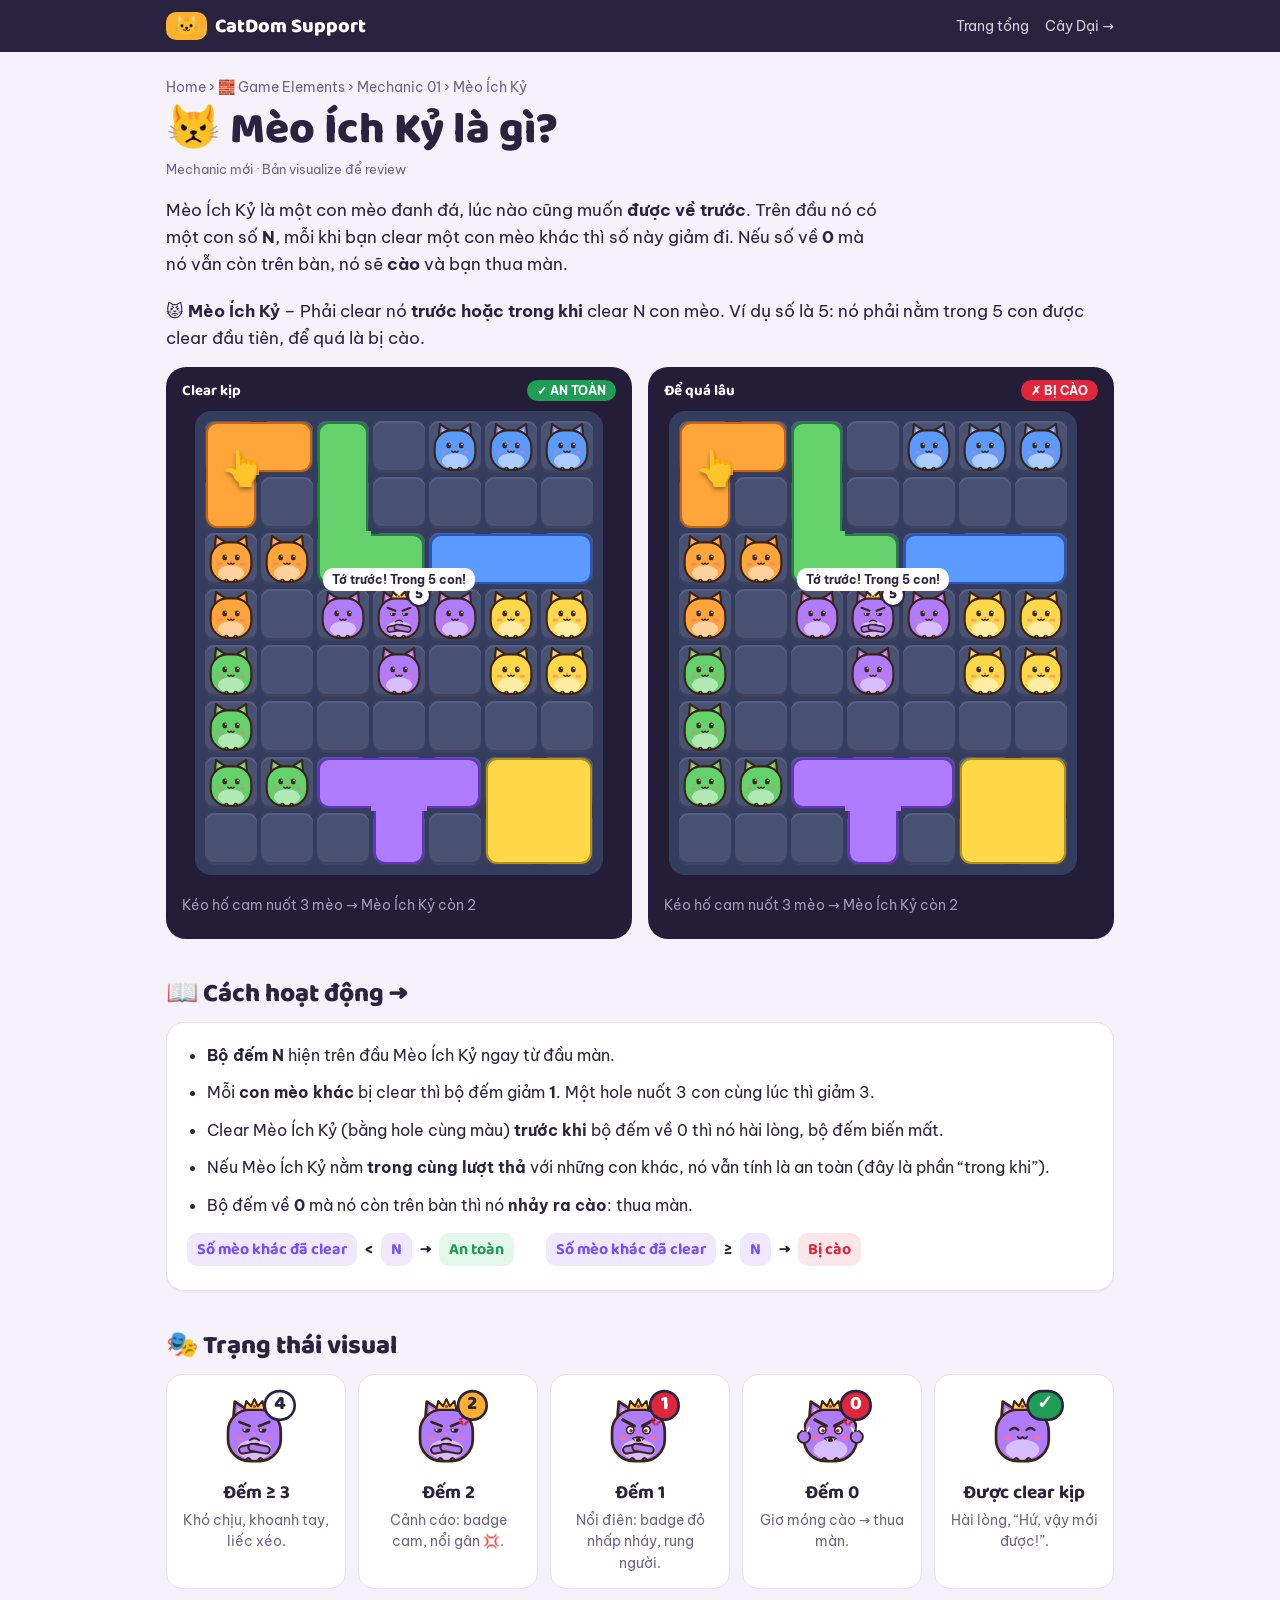
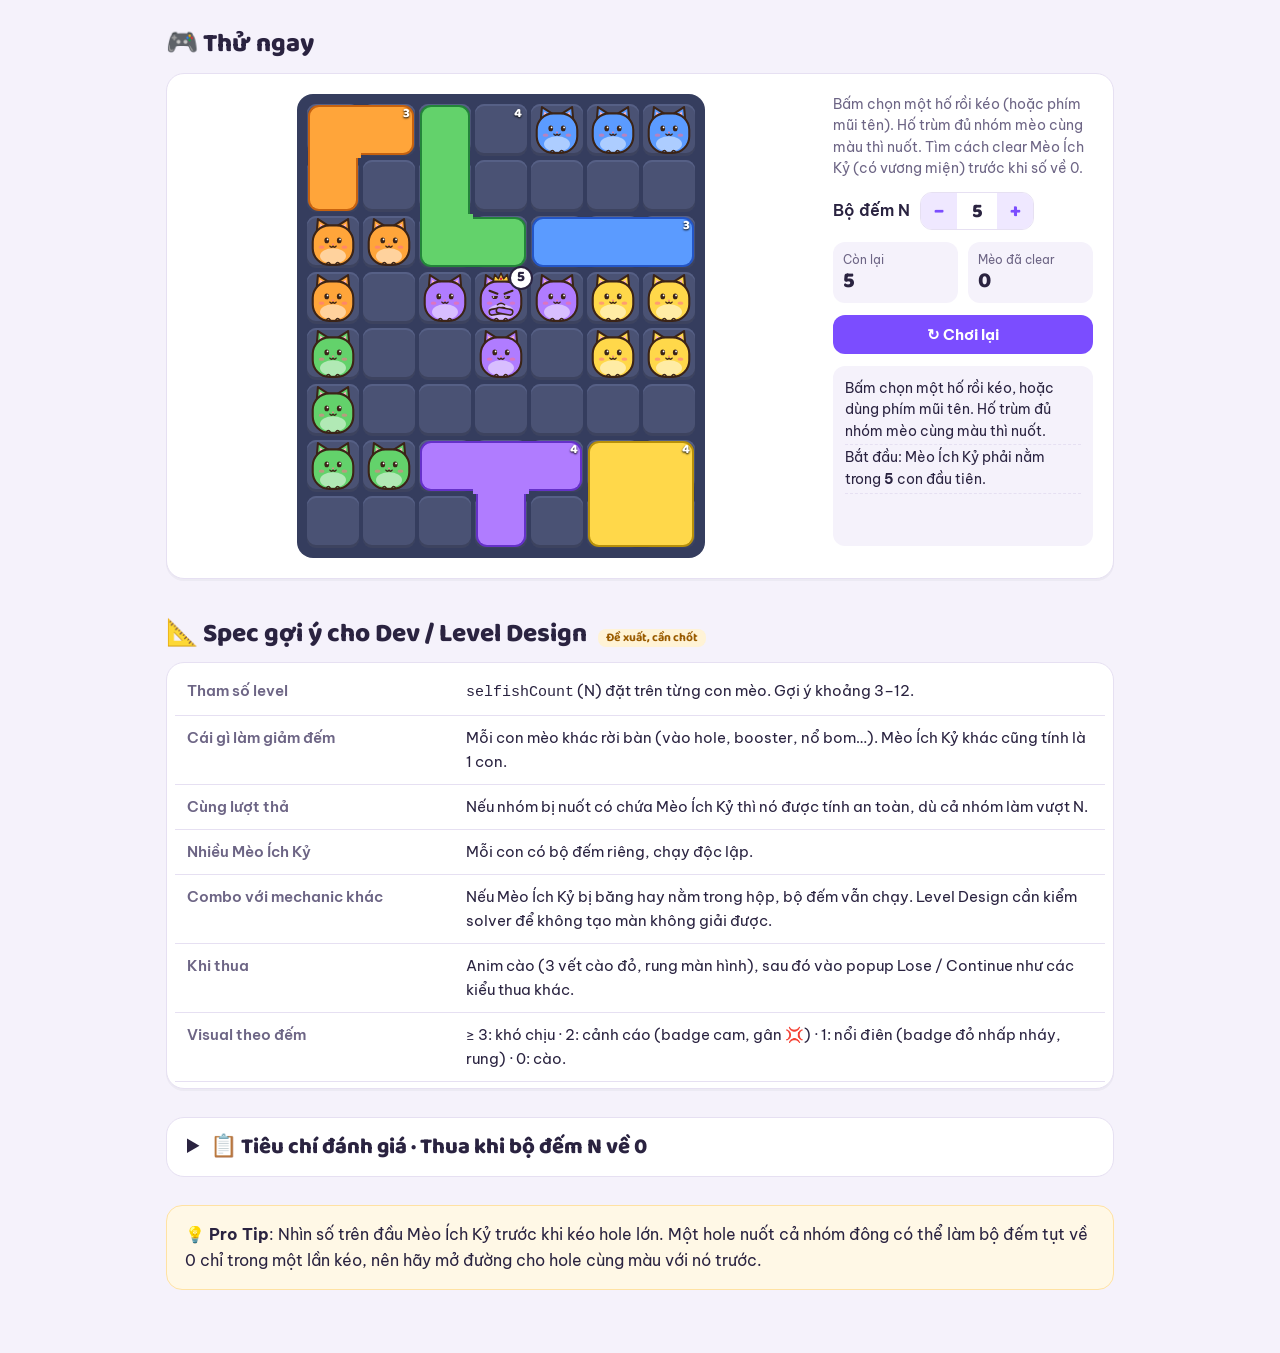
<file: selfish-cat.html>
<!doctype html>
<html lang="vi">
<head>
<meta charset="utf-8">
<meta name="viewport" content="width=device-width, initial-scale=1">
<title>Mèo Ích Kỷ</title>
<link rel="preconnect" href="https://fonts.googleapis.com">
<link rel="preconnect" href="https://fonts.gstatic.com" crossorigin>
<link href="https://fonts.googleapis.com/css2?family=Baloo+2:wght@600;700;800&family=Be+Vietnam+Pro:wght@400;500;600;700&display=swap" rel="stylesheet">
<script src="https://cdnjs.cloudflare.com/ajax/libs/gsap/3.12.5/gsap.min.js"></script>
<style>
:root{
  --bg:#f5f2fb; --card:#ffffff; --ink:#2a2340; --muted:#6d6585; --line:#e6e0f2;
  --accent:#7b4dff; --accent-soft:#efe8ff; --ok:#1f9d55; --ok-soft:#e3f7ea; --bad:#e0263b; --bad-soft:#fde6e9; --warn:#f08a00;
  --board:#353d5e; --tile:#4a5274; --tile-hi:#566086;
}
*{box-sizing:border-box}
html,body{margin:0}
body{background:var(--bg);color:var(--ink);font:16px/1.6 "Be Vietnam Pro",system-ui,sans-serif}
a{color:var(--accent)}
.topbar{background:#2a2340;color:#fff}
.topbar .in{max-width:980px;margin:auto;padding:12px 16px;display:flex;align-items:center;gap:10px}
.logo{font:800 20px/1 "Baloo 2",sans-serif;display:flex;align-items:center;gap:8px;color:inherit;text-decoration:none}
.logo span{background:#ffb02e;color:#2a2340;border-radius:10px;padding:4px 8px}
.topbar nav{margin-left:auto;display:flex;gap:16px;font-size:14px;opacity:.8}
.topbar nav a{color:#fff;text-decoration:none}
.topbar nav a[aria-current="page"]{color:#ffb02e}
main{max-width:980px;margin:auto;padding:16px 16px 64px}
.crumb{font-size:14px;color:var(--muted);margin:8px 0 4px}
.crumb a{color:inherit;text-decoration:none}
.crumb a:hover{text-decoration:underline}
h1{font:800 clamp(30px,5vw,44px)/1.1 "Baloo 2",sans-serif;margin:8px 0 4px}
h2{font:800 26px/1.2 "Baloo 2",sans-serif;margin:40px 0 12px}
h3{font:700 19px/1.3 "Baloo 2",sans-serif;margin:0 0 4px}
.meta{font-size:13px;color:var(--muted)}
.card{background:var(--card);border:1px solid var(--line);border-radius:18px;padding:20px;box-shadow:0 2px 0 rgba(42,35,64,.04)}
.lead{font-size:17px;max-width:720px}
.entry{font-size:17px;margin:20px 0 14px}
.entry b{font-weight:700}

/* ---------- demo "GIF" ---------- */
.demos{display:grid;grid-template-columns:repeat(auto-fit,minmax(300px,1fr));gap:16px}
.demo{background:#231d38;border-radius:20px;padding:12px;color:#fff;overflow:hidden}
.demo-head{display:flex;align-items:center;justify-content:space-between;font:700 15px "Baloo 2",sans-serif;margin:0 4px 8px}
.pill{font:700 12px "Be Vietnam Pro",sans-serif;padding:3px 10px;border-radius:99px}
.pill.ok{background:var(--ok);color:#fff}.pill.bad{background:var(--bad);color:#fff}
.caption{min-height:44px;margin:8px 4px 0;font-size:14px;color:#d9d2f0;display:flex;align-items:center}
.stage-wrap{position:relative;width:100%;margin:0 auto}
.stage{position:absolute;left:0;top:0;transform-origin:0 0;border-radius:16px;background:var(--board);overflow:hidden;user-select:none}
.board,.lyr{position:absolute;inset:0}
.tile{position:absolute;width:52px;height:52px;margin:2px;border-radius:9px;background:var(--tile);box-shadow:inset 0 -3px 0 rgba(0,0,0,.18),inset 0 2px 0 var(--tile-hi)}
.hole{position:absolute;border-radius:11px}
.hole-cell{position:absolute;box-sizing:border-box}
.hole.sel{outline:3px solid #fff;outline-offset:2px}
.hole-tag{position:absolute;right:4px;top:2px;font:800 13px/1 "Baloo 2",sans-serif;color:#fff;text-shadow:0 1px 2px #000;pointer-events:none}
.cat{position:absolute;width:56px;height:56px;display:grid;place-items:center}
.cat .body{width:52px;height:52px}
.cat svg{width:100%;height:100%;overflow:visible;display:block}
.cat.clickable{cursor:pointer}
.cat.clickable:hover .body{transform:translateY(-3px);transition:transform .15s}
.badge{position:absolute;top:-4px;right:-4px;min-width:24px;height:24px;padding:0 6px;border-radius:12px;background:#fff;color:#2a2340;
  border:2.5px solid #2a2340;font:800 15px/19px "Baloo 2",sans-serif;text-align:center;z-index:2}
.badge.warn{background:#ffb02e}
.badge.danger{background:var(--bad);color:#fff;animation:pulse .6s ease-in-out infinite}
.badge.ok{background:var(--ok);color:#fff}
@keyframes pulse{50%{transform:scale(1.22)}}
.selfish .body{animation:huff 2.4s ease-in-out infinite}
.selfish.angry .body{animation:rage .18s linear infinite}
@keyframes huff{0%,100%{transform:scale(1)}45%{transform:scale(1.04,.97)}55%{transform:scale(.98,1.03)}}
@keyframes rage{0%{transform:translate(-1.5px,0) rotate(-2deg)}50%{transform:translate(1.5px,0) rotate(2deg)}100%{transform:translate(-1.5px,0) rotate(-2deg)}}
.bubble{position:absolute;bottom:52px;left:50%;transform:translateX(-50%);white-space:nowrap;background:#fff;color:#2a2340;
  font:700 12px "Be Vietnam Pro",sans-serif;padding:4px 9px;border-radius:10px;opacity:0;z-index:3;pointer-events:none}
.bubble:after{content:"";position:absolute;left:50%;bottom:-5px;margin-left:-5px;border:5px solid transparent;border-top-color:#fff;border-bottom:0}
.claws{position:absolute;inset:0;width:100%;height:100%;pointer-events:none;z-index:5}
.claws path{fill:none;stroke:#e0263b;stroke-width:4.5;stroke-linecap:round;stroke-dasharray:1;stroke-dashoffset:1;filter:drop-shadow(0 0 3px rgba(255,255,255,.7))}
.flash{position:absolute;inset:0;background:#e0263b;opacity:0;pointer-events:none;z-index:4}
.banner{position:absolute;left:50%;top:50%;transform:translate(-50%,-50%);z-index:6;opacity:0;pointer-events:none;
  font:800 26px/1.1 "Baloo 2",sans-serif;color:#fff;padding:10px 20px;border-radius:16px;text-align:center;white-space:nowrap;border:3px solid #fff}
.banner.ok{background:var(--ok)}.banner.bad{background:var(--bad)}
.hand{position:absolute;font-size:34px;z-index:7;opacity:0;pointer-events:none;filter:drop-shadow(0 3px 2px rgba(0,0,0,.4))}

/* ---------- rules ---------- */
ul.rules{padding-left:20px;margin:0}
ul.rules li{margin:0 0 12px}
.formula{display:flex;flex-wrap:wrap;gap:8px;align-items:center;font:700 16px "Baloo 2",sans-serif;margin:14px 0 4px}
.chip{background:var(--accent-soft);color:var(--accent);border-radius:10px;padding:4px 10px}
.chip.bad{background:var(--bad-soft);color:var(--bad)}.chip.ok{background:var(--ok-soft);color:var(--ok)}

/* ---------- states ---------- */
.states{display:grid;grid-template-columns:repeat(auto-fit,minmax(160px,1fr));gap:12px}
.state{background:var(--card);border:1px solid var(--line);border-radius:16px;padding:14px;text-align:center}
.state .mini{position:relative;width:76px;height:76px;margin:6px auto 10px}
.state .mini .cat{transform:scale(1.3);transform-origin:0 0}
.state p{margin:4px 0 0;font-size:13.5px;color:var(--muted)}

/* ---------- playground ---------- */
.play{display:grid;grid-template-columns:minmax(0,1fr) 260px;gap:18px;align-items:start}
.panel{display:flex;flex-direction:column;gap:12px}
.ctrl{display:flex;align-items:center;gap:10px;font-weight:600}
.step{display:inline-flex;align-items:center;border:1px solid var(--line);border-radius:12px;overflow:hidden}
.step button{width:36px;height:36px;border:0;background:var(--accent-soft);color:var(--accent);font:800 20px "Baloo 2";cursor:pointer}
.step output{width:40px;text-align:center;font:800 20px "Baloo 2"}
.btn{border:0;border-radius:12px;padding:10px 14px;background:var(--accent);color:#fff;font:700 15px "Be Vietnam Pro";cursor:pointer}
.btn:hover{filter:brightness(1.08)}
.stat{display:flex;gap:10px}
.stat div{flex:1;background:var(--bg);border-radius:12px;padding:8px 10px}
.stat small{display:block;font-size:12px;color:var(--muted)}
.stat strong{font:800 22px/1.1 "Baloo 2"}
.log{background:var(--bg);border-radius:12px;padding:10px 12px;font-size:13.5px;height:180px;overflow:auto}
.log div{padding:2px 0;border-bottom:1px dashed var(--line)}
.log .b{color:var(--bad);font-weight:700}.log .g{color:var(--ok);font-weight:700}
.hint{font-size:13.5px;color:var(--muted);margin:0}

/* ---------- spec ---------- */
table{width:100%;border-collapse:collapse;font-size:15px}
th,td{text-align:left;padding:10px 12px;border-bottom:1px solid var(--line);vertical-align:top}
th{width:30%;color:var(--muted);font-weight:600}
.tag{display:inline-block;font-size:12px;font-weight:700;background:#fff3d6;color:#9a5b00;border-radius:8px;padding:2px 8px;margin-left:6px}
.tip{background:#fff8e6;border:1px solid #ffe2a3;border-radius:16px;padding:16px 18px;margin-top:28px}

/* ---------- tiêu chí đánh giá (ngoài .demos và .card.play để iframe trang tổng không hiện) ---------- */
details.review{margin-top:28px;background:var(--card);border:1px solid var(--line);border-radius:18px;padding:0 20px}
details.review summary{cursor:pointer;font:800 22px/1.2 "Baloo 2",sans-serif;padding:16px 0}
.criteria{display:grid;grid-template-columns:repeat(auto-fit,minmax(260px,1fr));gap:14px;padding-bottom:20px}
.criteria article{background:var(--bg);border-radius:14px;padding:14px 16px}
.criteria .n{font:800 13px "Baloo 2";color:var(--accent)}
.criteria h3{font-size:17px}
.criteria p{margin:6px 0 0;font-size:14.5px}
.criteria ul{margin:6px 0 0;padding-left:18px;font-size:14.5px;line-height:1.5}
.criteria li{margin:3px 0}
.criteria .verdict{margin-top:4px;padding:6px 10px;background:var(--card);border-radius:10px}

@media (max-width:760px){
  .play{grid-template-columns:1fr}
  .topbar nav{display:none}
  th{width:38%}
}
</style>
</head>
<body>
<header class="topbar"><div class="in">
  <a class="logo" href="index.html"><span>🐱</span> CatDom Support</a>
  <nav><a href="index.html">Trang tổng</a><a href="weed.html" rel="next">Cây Dại →</a></nav>
</div></header>

<main>
  <div class="crumb"><a href="index.html">Home</a> › <a href="index.html#selfish">🧱 Game Elements</a> › <a href="index.html#selfish">Mechanic 01</a> › <span aria-current="page">Mèo Ích Kỷ</span></div>
  <h1>😾 Mèo Ích Kỷ là gì?</h1>
  <div class="meta">Mechanic mới · Bản visualize để review</div>

  <p class="lead">Mèo Ích Kỷ là một con mèo đanh đá, lúc nào cũng muốn <b>được về trước</b>. Trên đầu nó có một con số <b>N</b>, mỗi khi bạn clear một con mèo khác thì số này giảm đi. Nếu số về <b>0</b> mà nó vẫn còn trên bàn, nó sẽ <b>cào</b> và bạn thua màn.</p>

  <p class="entry">😾 <b>Mèo Ích Kỷ</b> – Phải clear nó <b>trước hoặc trong khi</b> clear N con mèo. Ví dụ số là 5: nó phải nằm trong 5 con được clear đầu tiên, để quá là bị cào.</p>

  <div class="demos">
    <div class="demo">
      <div class="demo-head">Clear kịp <span class="pill ok">✓ AN TOÀN</span></div>
      <div class="stage-wrap"><div id="demoWin"></div></div>
      <div class="caption" id="capWin"></div>
    </div>
    <div class="demo">
      <div class="demo-head">Để quá lâu <span class="pill bad">✗ BỊ CÀO</span></div>
      <div class="stage-wrap"><div id="demoFail"></div></div>
      <div class="caption" id="capFail"></div>
    </div>
  </div>

  <h2>📖 Cách hoạt động →</h2>
  <div class="card">
    <ul class="rules">
      <li><b>Bộ đếm N</b> hiện trên đầu Mèo Ích Kỷ ngay từ đầu màn.</li>
      <li>Mỗi <b>con mèo khác</b> bị clear thì bộ đếm giảm <b>1</b>. Một hole nuốt 3 con cùng lúc thì giảm 3.</li>
      <li>Clear Mèo Ích Kỷ (bằng hole cùng màu) <b>trước khi</b> bộ đếm về 0 thì nó hài lòng, bộ đếm biến mất.</li>
      <li>Nếu Mèo Ích Kỷ nằm <b>trong cùng lượt thả</b> với những con khác, nó vẫn tính là an toàn (đây là phần “trong khi”).</li>
      <li>Bộ đếm về <b>0</b> mà nó còn trên bàn thì nó <b>nhảy ra cào</b>: thua màn.</li>
    </ul>
    <div class="formula">
      <span class="chip">Số mèo khác đã clear</span><span>&lt;</span><span class="chip">N</span><span>→</span><span class="chip ok">An toàn</span>
      <span style="width:16px"></span>
      <span class="chip">Số mèo khác đã clear</span><span>≥</span><span class="chip">N</span><span>→</span><span class="chip bad">Bị cào</span>
    </div>
  </div>

  <h2>🎭 Trạng thái visual</h2>
  <div class="states" id="states"></div>

  <h2>🎮 Thử ngay</h2>
  <div class="card play">
    <div>
      <div class="stage-wrap"><div id="playStage"></div></div>
    </div>
    <div class="panel">
      <p class="hint">Bấm chọn một hố rồi kéo (hoặc phím mũi tên). Hố trùm đủ nhóm mèo cùng màu thì nuốt. Tìm cách clear Mèo Ích Kỷ (có vương miện) trước khi số về 0.</p>
      <div class="ctrl">Bộ đếm N
        <div class="step"><button id="nMinus" aria-label="Giảm N">−</button><output id="nVal">5</output><button id="nPlus" aria-label="Tăng N">+</button></div>
      </div>
      <div class="stat">
        <div><small>Còn lại</small><strong id="sLeft">5</strong></div>
        <div><small>Mèo đã clear</small><strong id="sDone">0</strong></div>
      </div>
      <button class="btn" id="reset">↻ Chơi lại</button>
      <div class="log" id="log"></div>
    </div>
  </div>

  <h2>📐 Spec gợi ý cho Dev / Level Design <span class="tag">Đề xuất, cần chốt</span></h2>
  <div class="card" style="padding:6px 8px">
    <table>
      <tr><th>Tham số level</th><td><code>selfishCount</code> (N) đặt trên từng con mèo. Gợi ý khoảng 3–12.</td></tr>
      <tr><th>Cái gì làm giảm đếm</th><td>Mỗi con mèo khác rời bàn (vào hole, booster, nổ bom…). Mèo Ích Kỷ khác cũng tính là 1 con.</td></tr>
      <tr><th>Cùng lượt thả</th><td>Nếu nhóm bị nuốt có chứa Mèo Ích Kỷ thì nó được tính an toàn, dù cả nhóm làm vượt N.</td></tr>
      <tr><th>Nhiều Mèo Ích Kỷ</th><td>Mỗi con có bộ đếm riêng, chạy độc lập.</td></tr>
      <tr><th>Combo với mechanic khác</th><td>Nếu Mèo Ích Kỷ bị băng hay nằm trong hộp, bộ đếm vẫn chạy. Level Design cần kiểm solver để không tạo màn không giải được.</td></tr>
      <tr><th>Khi thua</th><td>Anim cào (3 vết cào đỏ, rung màn hình), sau đó vào popup Lose / Continue như các kiểu thua khác.</td></tr>
      <tr><th>Visual theo đếm</th><td>≥ 3: khó chịu · 2: cảnh cáo (badge cam, gân 💢) · 1: nổi điên (badge đỏ nhấp nháy, rung) · 0: cào.</td></tr>
    </table>
  </div>

  <details class="review">
    <summary>📋 Tiêu chí đánh giá · Thua khi bộ đếm N về 0</summary>
    <div class="criteria">
      <article><div class="n">01</div><h3>Có dễ hiểu không?</h3>
        <p class="verdict"><b>Kết luận:</b> Dễ — hiểu sau 1–2 thao tác.</p>
        <ul><li>Số N hiện trên đầu ngay từ đầu màn và giảm ngay lượt đầu: demo nuốt 3 mèo cam, N 5 → 2.</li><li>Cảm xúc leo thang báo trước: khó chịu (≥ 3) → badge cam, nổi gân (2) → badge đỏ nhấp nháy, rung (1).</li><li>Dễ hiểu sai: tưởng N là số <b>lượt</b>. Thật ra N trừ theo <b>số mèo</b> (một lượt nuốt 3 con trừ 3).</li></ul>
        <p><b>Hỏi người chơi:</b> "Nuốt nhóm này thì N còn mấy?" · "Hố tím cần mấy bước để tới Mèo Ích Kỷ?"</p></article>
      <article><div class="n">02</div><h3>Có case stuck / thua màn?</h3>
        <p class="verdict"><b>Kiểu kết thúc:</b> Thua ngay (không có stuck).</p>
        <ul><li><b>Điều kiện:</b> sau mỗi lượt nuốt không có Mèo Ích Kỷ, N trừ đúng số mèo bị nuốt; N ≤ 0 khi nó còn trên bàn → nó cào, thua.</li><li><b>Trên board demo:</b> bước 1 nuốt 3 mèo cam (N = 2); bước 2 nuốt 3 mèo xanh dương thay vì cứu nó → N = −1 → BỊ CÀO.</li><li><b>An toàn:</b> nuốt nó trong một lượt bất kỳ khi N ≥ 1, kể cả cùng lượt với mèo khác; từ đó hết đếm.</li><li><b>Luật thiết kế màn:</b> phải có lời giải đưa hố cùng màu tới nó sau ≤ N − 1 mèo khác.</li></ul></article>
      <article><div class="n">03</div><h3>Visual có dễ demo?</h3>
        <p class="verdict"><b>Kết luận:</b> Rất dễ demo — 1 con mèo, 1 con số, cảm xúc rõ.</p>
        <ul><li>Badge số, mặt mèo đổi theo N, bong bóng "Tớ trước! Trong 5 con!", cào + rung + banner khi thua, mặt hài lòng khi được cứu.</li><li><b>Rủi ro:</b> N lớn (≥ 7) gần như không căng; nhóm 1 con không cho thấy "trừ theo số mèo" → demo nên dùng nhóm 3–4 con.</li></ul></article>
      <article><div class="n">04</div><h3>Tạo feeling khác không?</h3>
        <p class="verdict"><b>Ưu tiên hay để dành:</b> <b>Ưu tiên</b> — dọn đường cho hố cùng màu tới nó trước mọi thứ.</p>
        <ul><li><b>Cách chơi đổi:</b> khi buộc phải nuốt mèo khác, chọn nhóm nhỏ để "tiết kiệm" N; tránh hố lớn (4–5 ô) đầu màn.</li><li><b>Tần suất trong map:</b> giới thiệu 1 con, N = số mèo cần dọn tối thiểu + 2; màn thường 1 con, N vừa đủ + 1; màn khó 2 con khác màu. Không quá 2 con/màn.</li><li><b>Rủi ro cần playtest:</b> N quá chặt khiến màn chỉ còn đúng 1 thứ tự giải; ghép với Couple trong cùng màn tạo 2 bộ đếm khó theo dõi.</li></ul></article>
    </div>
  </details>

  <div class="tip">💡 <b>Pro Tip</b>: Nhìn số trên đầu Mèo Ích Kỷ trước khi kéo hole lớn. Một hole nuốt cả nhóm đông có thể làm bộ đếm tụt về 0 chỉ trong một lần kéo, nên hãy mở đường cho hole cùng màu với nó trước.</div>
</main>

<script src="logic/hole-play.js"></script>
<script src="boards/eat-fixtures.js"></script>
<script>
const CELL = 56, PAD = 8, OL = '#3b2417';
const PAL = {
  blue:  {f:'#5b9bff', d:'#2456c7', l:'#a9c9ff', vi:'xanh dương'},
  green: {f:'#63d26b', d:'#23853a', l:'#b5f0b4', vi:'xanh lá'},
  orange:{f:'#ffa53a', d:'#c7620f', l:'#ffd59a', vi:'cam'},
  purple:{f:'#b07cff', d:'#6531c9', l:'#dcc4ff', vi:'tím'},
  pink:  {f:'#ff7fb0', d:'#c22f6a', l:'#ffc2d9', vi:'hồng'},
  yellow:{f:'#ffd84a', d:'#b8900a', l:'#fff0a6', vi:'vàng'}
};

/* ---------- cat art ---------- */
function catSVG(c, mood = 'happy', selfish = false) {
  const p = PAL[c];
  const s = `stroke="${OL}" stroke-linecap="round" stroke-linejoin="round"`;
  let face = '', extra = '';
  const cheeks = (o) => `<ellipse cx="28" cy="60" rx="5.5" ry="3.2" fill="#ff6f8f" opacity="${o}"/><ellipse cx="72" cy="60" rx="5.5" ry="3.2" fill="#ff6f8f" opacity="${o}"/>`;
  const nose = `<path d="M47.5 53.5h5l-2.5 3z" fill="#ff7c96"/>`;
  const vein = `<g transform="translate(76 34)" stroke="#e0263b" stroke-width="3" stroke-linecap="round" fill="none"><path d="M-6-2q4 0 4-4M6-2q-4 0-4-4M-6 2q4 0 4 4M6 2q-4 0-4 4"/></g>`;
  if (mood === 'happy') {
    face = `<ellipse cx="38" cy="47" rx="4.5" ry="5.5" fill="${OL}"/><ellipse cx="62" cy="47" rx="4.5" ry="5.5" fill="${OL}"/>
      <circle cx="39.6" cy="45" r="1.7" fill="#fff"/><circle cx="63.6" cy="45" r="1.7" fill="#fff"/>
      ${nose}<path d="M44 58q3 4 6 0q3 4 6 0" ${s} stroke-width="2.6" fill="none"/>${cheeks(.55)}`;
  } else if (mood === 'annoyed' || mood === 'mad') {
    face = `<path d="M28 36l15 6M72 36l-15 6" ${s} stroke-width="4"/>
      <path d="M32 46h12a6 6 0 0 1-12 0z" fill="${OL}"/><path d="M56 46h12a6 6 0 0 1-12 0z" fill="${OL}"/>
      <circle cx="35.5" cy="48" r="1.6" fill="#fff"/><circle cx="59.5" cy="48" r="1.6" fill="#fff"/>
      ${nose}<path d="M43 63q7-6 14 0" ${s} stroke-width="2.8" fill="none"/>${cheeks(.45)}${mood === 'mad' ? vein : ''}`;
  } else if (mood === 'angry' || mood === 'scratch') {
    face = `<path d="M27 33l17 9M73 33l-17 9" ${s} stroke-width="4.6"/>
      <circle cx="38" cy="48" r="5.5" fill="#fff" ${s} stroke-width="2.5"/><circle cx="62" cy="48" r="5.5" fill="#fff" ${s} stroke-width="2.5"/>
      <circle cx="39" cy="49" r="2.6" fill="#c4122a"/><circle cx="61" cy="49" r="2.6" fill="#c4122a"/>
      ${nose}<path d="M40 60q10-6 20 0q-10 11-20 0z" fill="${OL}"/><path d="M43.5 60.5l2 4 2-4zM52.5 60.5l2 4 2-4z" fill="#fff"/>
      ${cheeks(.8)}${vein}`;
  } else if (mood === 'smug') {
    face = `<path d="M32 48q6-6 12 0M56 48q6-6 12 0" ${s} stroke-width="3.4" fill="none"/>
      ${nose}<path d="M43 58q3.5 5 7 0q3.5 5 7 0" ${s} stroke-width="2.6" fill="none"/>${cheeks(.75)}
      <path d="M84 20l2 5 5 2-5 2-2 5-2-5-5-2 5-2z" fill="#ffd23f"/>`;
  }
  if (selfish) {
    extra += `<path d="M35 18l3-13 7 8 5-11 5 11 7-8 3 13z" fill="#ffd23f" ${s} stroke-width="3"/><circle cx="50" cy="13" r="2.4" fill="#e0263b"/>`;
    if (mood === 'scratch') {
      extra += `<g ${s} stroke-width="3"><circle cx="11" cy="58" r="9" fill="${p.f}"/><circle cx="89" cy="58" r="9" fill="${p.f}"/></g>
        <path d="M4 50l-4-6M10 48l-1-7M16 50l3-6M84 50l-3-6M90 48l1-7M96 50l4-6" stroke="#fff" stroke-width="2.6" stroke-linecap="round"/>`;
    } else if (mood !== 'smug') {
      extra += `<rect x="27" y="70" width="32" height="11" rx="5.5" fill="${p.f}" ${s} stroke-width="3" transform="rotate(-10 43 75)"/>
        <rect x="41" y="70" width="32" height="11" rx="5.5" fill="${p.f}" ${s} stroke-width="3" transform="rotate(10 57 75)"/>`;
    }
  }
  return `<svg viewBox="0 0 100 100" aria-hidden="true">
    <path d="M18 40L21 6 46 22z" fill="${p.f}" ${s} stroke-width="4"/><path d="M82 40L79 6 54 22z" fill="${p.f}" ${s} stroke-width="4"/>
    <path d="M24 30l1.5-15 12 8z" fill="#ffb3c1"/><path d="M76 30l-1.5-15-12 8z" fill="#ffb3c1"/>
    <rect x="11" y="18" width="78" height="76" rx="32" fill="${p.f}" ${s} stroke-width="4"/>
    <ellipse cx="50" cy="77" rx="25" ry="15" fill="#fff" opacity=".5"/>
    <path d="M37 93q4-7 8 0M55 93q4-7 8 0" ${s} stroke-width="3" fill="none"/>
    ${face}${extra}</svg>`;
}
const moodFor = n => n >= 3 ? 'annoyed' : n === 2 ? 'mad' : n === 1 ? 'angry' : 'scratch';

/* ---------- stage ---------- */
class Stage {
  constructor(el, cols, rows) {
    Object.assign(this, {el, cols, rows});
    el.className = 'stage';
    this.w = cols * CELL + PAD * 2; this.h = rows * CELL + PAD * 2;
    el.style.width = this.w + 'px'; el.style.height = this.h + 'px';
    el.innerHTML = `<div class="board"></div><div class="lyr holes"></div><div class="lyr cats"></div><div class="flash"></div>
      <svg class="claws" viewBox="0 0 100 100" preserveAspectRatio="none">
        <path pathLength="1" d="M18 12Q48 42 80 86"/><path pathLength="1" d="M30 8Q60 38 90 78"/><path pathLength="1" d="M8 22Q36 54 66 94"/></svg>
      <div class="banner"></div><div class="hand">👆</div>`;
    const board = el.querySelector('.board');
    for (let y = 0; y < rows; y++) for (let x = 0; x < cols; x++) {
      const t = document.createElement('div'); t.className = 'tile';
      Object.assign(t.style, {left: PAD + x * CELL + 'px', top: PAD + y * CELL + 'px'});
      board.appendChild(t);
    }
    this.holesL = el.querySelector('.holes'); this.catsL = el.querySelector('.cats');
    this.banner = el.querySelector('.banner'); this.hand = el.querySelector('.hand');
    this.flash = el.querySelector('.flash'); this.claws = el.querySelectorAll('.claws path');
    el.parentNode.style.maxWidth = this.w + 'px';
    const fit = () => {
      const s = Math.min(1, el.parentNode.clientWidth / this.w);
      gsap.set(el, {scale: s});
      el.parentNode.style.height = this.h * s + 'px';
    };
    new ResizeObserver(fit).observe(el.parentNode); fit();
  }
  px(x, y) { return {left: PAD + x * CELL, top: PAD + y * CELL}; }
  reset() {
    this.holesL.innerHTML = ''; this.catsL.innerHTML = ''; this.cats = {}; this.holes = {};
    gsap.set(this.banner, {opacity: 0}); gsap.set(this.flash, {opacity: 0});
    gsap.set(this.claws, {strokeDashoffset: 1, opacity: 0});gsap.set(this.hand, {opacity: 0, scale: 1});
    gsap.set(this.el, {x: 0});
  }
  addCat(id, c, x, y, selfish, onClick) {
    const d = document.createElement('div');
    d.className = 'cat' + (selfish ? ' selfish' : '');
    Object.assign(d.style, {left: this.px(x, y).left + 'px', top: this.px(x, y).top + 'px'});
    d.innerHTML = `<div class="body">${catSVG(c, selfish ? 'annoyed' : 'happy', selfish)}</div>` +
      (selfish ? `<div class="badge"></div><div class="bubble"></div>` : '');
    if (onClick) { d.classList.add('clickable'); d.addEventListener('click', () => onClick(id)); }
    this.catsL.appendChild(d);
    this.cats[id] = {el: d, c, x, y, selfish};
    return d;
  }
  addHole(id, c, x, y, w = 1, h = 1, o = {}) {
    const p = PAL[c], d = document.createElement('div');
    d.className = 'hole' + (o.cells?.length ? ' has-cells' : '');
    Object.assign(d.style, {
      left: this.px(x, y).left + 3 + 'px', top: this.px(x, y).top + 3 + 'px',
      width: w * CELL - 6 + 'px', height: h * CELL - 6 + 'px'
    });
    if (o.cells?.length) {
      d.style.background = 'none';
      d.style.boxShadow = 'none';
      d.style.outline = 'none';
      const cells = o.cells;
      cells.forEach(([cx, cy]) => {
        const hasLeft = cells.some(([x, y]) => x === cx - 1 && y === cy);
        const hasRight = cells.some(([x, y]) => x === cx + 1 && y === cy);
        const hasTop = cells.some(([x, y]) => x === cx && y === cy - 1);
        const hasBottom = cells.some(([x, y]) => x === cx && y === cy + 1);
        const cellEl = document.createElement('div');
        cellEl.className = 'hole-cell';
        cellEl.dataset.dx = cx;
        cellEl.dataset.dy = cy;
        const left = cx * CELL - (hasLeft ? 3 : 0);
        const top = cy * CELL - (hasTop ? 3 : 0);
        const width = CELL - 6 + (hasLeft ? 3 : 0) + (hasRight ? 3 : 0);
        const height = CELL - 6 + (hasTop ? 3 : 0) + (hasBottom ? 3 : 0);
        const rTL = !hasTop && !hasLeft ? 11 : 0;
        const rTR = !hasTop && !hasRight ? 11 : 0;
        const rBR = !hasBottom && !hasRight ? 11 : 0;
        const rBL = !hasBottom && !hasLeft ? 11 : 0;
        Object.assign(cellEl.style, {
          position: 'absolute',
          boxSizing: 'border-box',
          left: left + 'px',
          top: top + 'px',
          width: width + 'px',
          height: height + 'px',
          borderRadius: `${rTL}px ${rTR}px ${rBR}px ${rBL}px`,
          background: p.f,
          borderTop: hasTop ? 'none' : `2px solid ${p.d}`,
          borderBottom: hasBottom ? 'none' : `2px solid ${p.d}`,
          borderLeft: hasLeft ? 'none' : `2px solid ${p.d}`,
          borderRight: hasRight ? 'none' : `2px solid ${p.d}`
        });
        d.appendChild(cellEl);
      });
    } else {
      Object.assign(d.style, {
        background: p.f,
        boxShadow: `0 0 0 2px ${p.d}, inset 0 0 0 3px ${p.l}, inset 0 0 14px 7px ${p.d}`
      });
    }
    this.holesL.appendChild(d);
    this.holes[id] = {el: d, c, x, y, w, h, cells: o.cells, off: o.off || [0, 0]};
    return d;
  }
  setCounter(id, n) {
    const cat = this.cats[id], b = cat.el.querySelector('.badge');
    b.textContent = Math.max(0, n);
    b.className = 'badge' + (n <= 1 ? ' danger' : n === 2 ? ' warn' : '');
    cat.el.classList.toggle('angry', n <= 1);
    cat.el.querySelector('.body').innerHTML = catSVG(cat.c, moodFor(n), true);
    gsap.fromTo(b, {scale: 1.7}, {scale: 1, duration: .35, ease: 'back.out(3)'});
  }
  say(id, text, dur = 1.4) {
    const b = this.cats[id].el.querySelector('.bubble');
    b.textContent = text;
    gsap.killTweensOf(b);
    gsap.timeline().fromTo(b, {opacity: 0, y: 6}, {opacity: 1, y: 0, duration: .2}).to(b, {opacity: 0, duration: .2}, '+=' + dur);
  }
  markSaved(id) {
    const cat = this.cats[id], b = cat.el.querySelector('.badge');
    cat.el.classList.remove('angry');
    cat.el.querySelector('.body').innerHTML = catSVG(cat.c, 'smug', true);
    b.textContent = '✓'; b.className = 'badge ok';
    this.say(id, 'Hứ, vậy mới được!', 1.2);
  }
  eatTl(ids) {
    const tl = gsap.timeline();
    ids.forEach((id, i) => {
      tl.to(this.cats[id].el, {y: -10, duration: .14, ease: 'power1.out'}, i * .1)
        .to(this.cats[id].el, {y: 10, scale: .25, opacity: 0, duration: .3, ease: 'power2.in'}, i * .1 + .14);
    });
    return tl;
  }
  scratchTl(id) {
    const cat = this.cats[id];
    const tl = gsap.timeline();
    tl.call(() => { this.setCounter(id, 0); this.say(id, 'MEOOO!! 😾', 1.6); })
      .to(cat.el, {scale: 1.6, y: -8, duration: .25, ease: 'back.out(3)', zIndex: 9}, '+=.15')
      .set(this.claws, {opacity: 1})
      .to(this.claws, {strokeDashoffset: 0,duration: .16, stagger: .09, ease: 'power2.in'})
      .to(this.flash, {opacity: .35, duration: .06, yoyo: true, repeat: 3}, '<')
      .fromTo(this.el, {x: -8}, {x: 8, duration: .05, repeat: 7, yoyo: true, clearProps: 'x'}, '<')
      .call(() => this.showBanner('BỊ CÀO! THUA 😿', 'bad'));
    return tl;
  }
  showBanner(text, kind) {
    this.banner.textContent = text; this.banner.className = 'banner ' + kind;
    gsap.fromTo(this.banner, {opacity: 0, scale: .4, xPercent: -50, yPercent: -50, left: '50%', top: '50%', x: 0, y: 0},
      {opacity: 1, scale: 1, duration: .45, ease: 'back.out(2.2)'});
  }
}

/* ---------- looping demos ---------- */
function rectOf(cells) {
  const xs = cells.map(c => c[0]), ys = cells.map(c => c[1]);
  const x = Math.min(...xs), y = Math.min(...ys);
  return {x, y, w: Math.max(...xs) - x + 1, h: Math.max(...ys) - y + 1};
}

function runDemo(el, capEl, steps) {
  const FX = CatDomEatFixtures.fixtures.selfish.demo;
  const st = new Stage(el, FX.level.cols, FX.level.rows);
  const cap = t => { capEl.textContent = t; gsap.fromTo(capEl, {opacity: 0, y: 4}, {opacity: 1, y: 0, duration: .25}); };
  const loop = () => {
    st.reset();
    const aliveCats = FX.level.cats.map(c => ({ id: c.id, color: c.color, x: c.x, y: c.y, alive: true }));
    FX.level.cats.forEach(c => st.addCat(c.id, c.color, c.x, c.y, !!c.selfish));
    const holePos = {};
    FX.holes.forEach(h => {
      const r = rectOf(h.shape.map(([dx, dy]) => [h.x + dx, h.y + dy]));
      const off = [r.x - h.x, r.y - h.y];
      const cells = h.shape.map(([dx, dy]) => [h.x + dx - r.x, h.y + dy - r.y]);
      st.addHole(h.id, h.color, r.x, r.y, r.w, r.h, { cells, off });
      holePos[h.id] = [h.x, h.y];
    });
    const selfishCat = FX.level.cats.find(c => c.selfish);
    const sid = selfishCat ? selfishCat.id : 's';
    const N0 = FX.level.selfishCount;
    let n = N0, saved = false;
    st.setCounter(sid, n);
    const tl = gsap.timeline({onComplete: () => gsap.delayedCall(2.2, loop)});
    tl.call(() => { cap(FX.intro); st.say(sid, `Tớ trước! Trong ${N0} con!`, 1.6); })
      .to({}, {duration: 1.8});

    const atCat = (x, y) => aliveCats.find(c => c.alive && c.x === x && c.y === y);
    const groupAt = (x, y) => {
      const first = atCat(x, y);
      if (!first) return [];
      const out = [first], seen = new Set([first.id]);
      for (let i = 0; i < out.length; i++) {
        for (const [dx, dy] of [[1, 0], [-1, 0], [0, 1], [0, -1]]) {
          const neighbor = atCat(out[i].x + dx, out[i].y + dy);
          if (neighbor && neighbor.color === first.color && !seen.has(neighbor.id)) {
            seen.add(neighbor.id);
            out.push(neighbor);
          }
        }
      }
      return out.map(c => c.id);
    };

    for (const step of steps) {
      const hole = st.holes[step.hole];
      const off = hole.off || [0, 0];
      const cur = holePos[step.hole] || [hole.x, hole.y];
      const at = (x, y) => ({left: st.px(x + off[0], y + off[1]).left + 3, top: st.px(x + off[0], y + off[1]).top + 3});
      const handAt = (x, y) => ({left: st.px(x + off[0], y + off[1]).left + 18, top: st.px(x + off[0], y + off[1]).top + 22});
      tl.call(() => cap(step.say))
        .set(st.hand, handAt(cur[0], cur[1]))
        .to(st.hand, {opacity: 1, duration: .25})
        .to(st.hand, {scale: .82, duration: .12});
      const dur = Math.min(.35, 1.2 / step.path.length);
      for (const [x, y] of step.path) {
        tl.to(hole.el, {...at(x, y), duration: dur, ease: 'power2.inOut'})
          .to(st.hand, {...handAt(x, y), duration: dur, ease: 'power2.inOut'}, '<');
      }
      const last = step.path[step.path.length - 1];
      holePos[step.hole] = [last[0], last[1]];
      tl.to(st.hand, {scale: 1, opacity: 0, duration: .2});

      const ids = groupAt(step.eat[0], step.eat[1]);
      ids.forEach(id => {
        const c = aliveCats.find(k => k.id === id);
        if (c) c.alive = false;
      });

      const hasSelfish = ids.includes(sid);
      if (hasSelfish) { saved = true; tl.call(() => st.markSaved(sid)).to({}, {duration: .5}); }
      const lbl = 'eat_' + step.hole;
      tl.add(st.eatTl(ids), lbl);
      if (!saved) {
        ids.forEach((id, i) => {
          const v = n - (i + 1);
          if (v > 0) tl.call(() => st.setCounter(sid, v), null, `${lbl}+=${i * .1 + .35}`);
        });
        n -= ids.length;
      }
      tl.to(hole.el, {scale: 0, opacity: 0, duration: .3, ease: 'back.in(2)'}, '+=.15');
      if (!saved && n <= 0) { tl.add(st.scratchTl(sid)).to({}, {duration: 1}); return; }
      tl.to({}, {duration: .5});
    }
    tl.call(() => st.showBanner('AN TOÀN ✓', 'ok')).to({}, {duration: 1});
  };
  loop();
}
runDemo(document.getElementById('demoWin'), document.getElementById('capWin'), CatDomEatFixtures.fixtures.selfish.demo.good);
runDemo(document.getElementById('demoFail'), document.getElementById('capFail'), CatDomEatFixtures.fixtures.selfish.demo.bad);

/* ---------- state strip ---------- */
const STATES = [
  [4, 'Đếm ≥ 3', 'Khó chịu, khoanh tay, liếc xéo.'],
  [2, 'Đếm 2', 'Cảnh cáo: badge cam, nổi gân 💢.'],
  [1, 'Đếm 1', 'Nổi điên: badge đỏ nhấp nháy, rung người.'],
  [0, 'Đếm 0', 'Giơ móng cào → thua màn.'],
  [-1, 'Được clear kịp', 'Hài lòng, “Hứ, vậy mới được!”.']
];
document.getElementById('states').innerHTML = STATES.map(([n, t, d]) => {
  const mood = n < 0 ? 'smug' : moodFor(n);
  const badge = n < 0 ? '<div class="badge ok">✓</div>' : `<div class="badge${n <= 1 ? ' danger' : n === 2 ? ' warn' : ''}">${n}</div>`;
  return `<div class="state"><div class="mini"><div class="cat selfish${n === 1 || n === 0 ? ' angry' : ''}" style="left:0;top:0">
    <div class="body">${catSVG('purple', mood, true)}</div>${badge}</div></div><h3>${t}</h3><p>${d}</p></div>`;
}).join('');

/* ---------- playground ---------- */
const PFX = CatDomEatFixtures.fixtures.selfish.demo;
const play = new Stage(document.getElementById('playStage'), PFX.level.cols, PFX.level.rows);
const ui = {n: document.getElementById('nVal'), left: document.getElementById('sLeft'), done: document.getElementById('sDone'), log: document.getElementById('log')};
const SID = PFX.level.cats.find(c => c.selfish).id;
let N = PFX.level.selfishCount, game, hp, sel = null, busy = false;

function log(html, cls = '') {
  const d = document.createElement('div'); d.className = cls; d.innerHTML = html;
  ui.log.prepend(d);
}
/* Game tối giản cho hole-play: getState / groupAt / eat (luật đếm N như docs/business-rules.md). */
function makeGame() {
  const cats = PFX.level.cats.map(c => ({id: c.id, color: c.color, x: c.x, y: c.y, alive: true}));
  const s = {status: 'playing', left: N, saved: false, done: 0};
  const at = (x, y) => cats.find(c => c.alive && c.x === x && c.y === y);
  const groupAt = (x, y) => {
    const first = at(x, y); if (!first) return [];
    const out = [first], seen = new Set([first.id]);
    for (let i = 0; i < out.length; i++) for (const [dx, dy] of [[1, 0], [-1, 0], [0, 1], [0, -1]]) {
      const n = at(out[i].x + dx, out[i].y + dy);
      if (n && n.color === first.color && !seen.has(n.id)) { seen.add(n.id); out.push(n); }
    }
    return out.map(c => c.id);
  };
  return {
    s,
    getState: () => ({status: s.status, cats: cats.map(c => ({...c}))}),
    groupAt,
    eat(x, y) {
      const ids = s.status === 'playing' ? groupAt(x, y) : [];
      if (!ids.length) return {ok: false, reason: 'empty', events: []};
      ids.forEach(id => { cats.find(c => c.id === id).alive = false; });
      s.done += ids.length;
      const events = [{type: 'eat', ids}];
      if (!s.saved) {
        if (ids.includes(SID)) { s.saved = true; events.push({type: 'selfishSafe'}); }
        else {
          s.left -= ids.length;
          events.push({type: 'selfishCount', remaining: s.left});
          if (s.left <= 0) { s.status = 'lost'; events.push({type: 'lose'}); return {ok: true, events}; }
        }
      }
      if (cats.every(c => !c.alive)) { s.status = 'won'; events.push({type: 'win'}); }
      return {ok: true, events};
    }
  };
}
function setTag(id, remaining) {
  const h = play.holes[id]; if (!h) return;
  h.el.querySelector('.hole-tag')?.remove();
  if (remaining > 0) h.el.insertAdjacentHTML('beforeend', `<span class="hole-tag">${remaining}</span>`);
}
function select(id) {
  const h = hp && hp.holes().find(o => o.id === id && !o.done);
  if (!h) return;
  sel = id;
  Object.entries(play.holes).forEach(([k, o]) => o.el.classList.toggle('sel', k === id));
}
function newGame() {
  play.reset(); ui.log.innerHTML = ''; busy = false;
  game = makeGame();
  PFX.level.cats.forEach(c => play.addCat(c.id, c.color, c.x, c.y, !!c.selfish));
  PFX.holes.forEach(h => {
    const r = rectOf(h.shape.map(([dx, dy]) => [h.x + dx, h.y + dy]));
    const off = [r.x - h.x, r.y - h.y];
    const cells = h.shape.map(([dx, dy]) => [h.x + dx - r.x, h.y + dy - r.y]);
    play.addHole(h.id, h.color, r.x, r.y, r.w, r.h, {cells, off});
    setTag(h.id, h.shape.length);
  });
  hp = CatDomHolePlay.create(game, {cols: PFX.level.cols, rows: PFX.level.rows, holes: PFX.holes});
  select(PFX.holes[0].id);
  play.setCounter(SID, N);
  ui.n.textContent = N; ui.left.textContent = N; ui.done.textContent = 0;
  log(`Bắt đầu: Mèo Ích Kỷ phải nằm trong <b>${N}</b> con đầu tiên.`);
  log('Bấm chọn một hố rồi kéo, hoặc dùng phím mũi tên. Hố trùm đủ nhóm mèo cùng màu thì nuốt.');
}
const REJECT = {'out-of-board': 'ra ngoài bàn', hole: 'vướng hố khác', cat: 'vướng mèo khác màu', 'not-playing': 'màn đã kết thúc, bấm Chơi lại', 'bad-hole': 'hố đã xong'};
function move(dx, dy) {
  if (busy || !hp || !sel) return;
  const id = sel, before = hp.holes().find(o => o.id === id), res = hp.move(id, dx, dy), el = play.holes[id].el;
  if (!res.ok) {
    gsap.fromTo(el, {x: -5}, {x: 5, duration: .05, repeat: 5, yoyo: true, clearProps: 'x'});
    log(`Hố ${PAL[before.color].vi} · ${REJECT[res.reason] || res.reason}`);
    return;
  }
  busy = true;
  const off = play.holes[id].off || [0, 0];
  const tl = gsap.timeline({onComplete: () => {
    busy = false;
    const left = hp.holes().filter(o => !o.done);
    if (!left.some(o => o.id === sel) && left.length) select(left[0].id);
  }});
  for (const ev of res.events) {
    if (ev.type === 'move') {
      const at = play.px(ev.x + off[0], ev.y + off[1]);
      tl.to(el, {left: at.left + 3, top: at.top + 3, duration: .14, ease: 'power2.out'});
    } else if (ev.type === 'eat') {
      tl.add(play.eatTl(ev.ids));
      ui.done.textContent = game.s.done;
    } else if (ev.type === 'selfishSafe') {
      tl.call(() => play.markSaved(SID), null, '<').to({}, {duration: .45});
      log(`Nuốt cả Mèo Ích Kỷ → <span class="g">an toàn!</span>`, 'g');
    } else if (ev.type === 'selfishCount') {
      const v = ev.remaining;
      tl.call(() => { ui.left.textContent = Math.max(0, v); if (v > 0) play.setCounter(SID, v); }, null, '<');
      log(`Clear mèo khác → còn <b>${Math.max(0, v)}</b>`);
    } else if (ev.type === 'lose') {
      tl.add(play.scratchTl(SID));
      log('Bộ đếm về 0 → <span class="b">Mèo Ích Kỷ cào! Thua.</span>', 'b');
    } else if (ev.type === 'win') {
      tl.call(() => play.showBanner('BÀN SẠCH ✓', 'ok'));
      log('Clear hết bàn mà không bị cào!', 'g');
    } else if (ev.type === 'holeEat') {
      const rem = ev.remaining;
      tl.call(() => setTag(id, rem));
    } else if (ev.type === 'holeDone') {
      tl.to(el, {scale: 0, opacity: 0, duration: .3, ease: 'back.in(2)'});
    }
  }
}
(() => {
  const el = document.getElementById('playStage');
  const scale = () => el.getBoundingClientRect().width / play.w;
  el.tabIndex = 0;
  el.setAttribute('role', 'application');
  el.setAttribute('aria-label', 'Board chơi thử: bấm chọn hố, phím 1–9 chọn hố, phím mũi tên để đi');
  el.style.touchAction = 'none';
  let drag = null;
  el.addEventListener('pointerdown', e => {
    if (!hp) return;
    const r = el.getBoundingClientRect(), sc = scale();
    const x = Math.floor(((e.clientX - r.left) / sc - PAD) / CELL), y = Math.floor(((e.clientY - r.top) / sc - PAD) / CELL);
    const id = hp.holeAt(x, y);
    if (!id) return;
    select(id); drag = {x: e.clientX, y: e.clientY};
    el.setPointerCapture(e.pointerId); el.focus({preventScroll: true});
  });
  el.addEventListener('pointermove', e => {
    if (!drag || busy) return;
    const sc = scale(), dx = (e.clientX - drag.x) / sc, dy = (e.clientY - drag.y) / sc;
    if (Math.max(Math.abs(dx), Math.abs(dy)) < CELL * .6) return;
    const hor = Math.abs(dx) > Math.abs(dy);
    drag = {x: e.clientX, y: e.clientY};
    move(hor ? Math.sign(dx) : 0, hor ? 0 : Math.sign(dy));
  });
  el.addEventListener('pointerup', () => { drag = null; });
  el.addEventListener('pointercancel', () => { drag = null; });
  el.addEventListener('keydown', e => {
    const d = {ArrowUp: [0, -1], ArrowDown: [0, 1], ArrowLeft: [-1, 0], ArrowRight: [1, 0]}[e.key];
    if (d) { e.preventDefault(); move(...d); }
    else if (/^[1-9]$/.test(e.key) && hp) { const left = hp.holes().filter(o => !o.done); if (left[+e.key - 1]) select(left[+e.key - 1].id); }
  });
})();
document.getElementById('reset').onclick = newGame;
document.getElementById('nMinus').onclick = () => { N = Math.max(1, N - 1); newGame(); };
document.getElementById('nPlus').onclick = () => { N = Math.min(20, N + 1); newGame(); };
newGame();
</script>
</body>
</html>
</file>
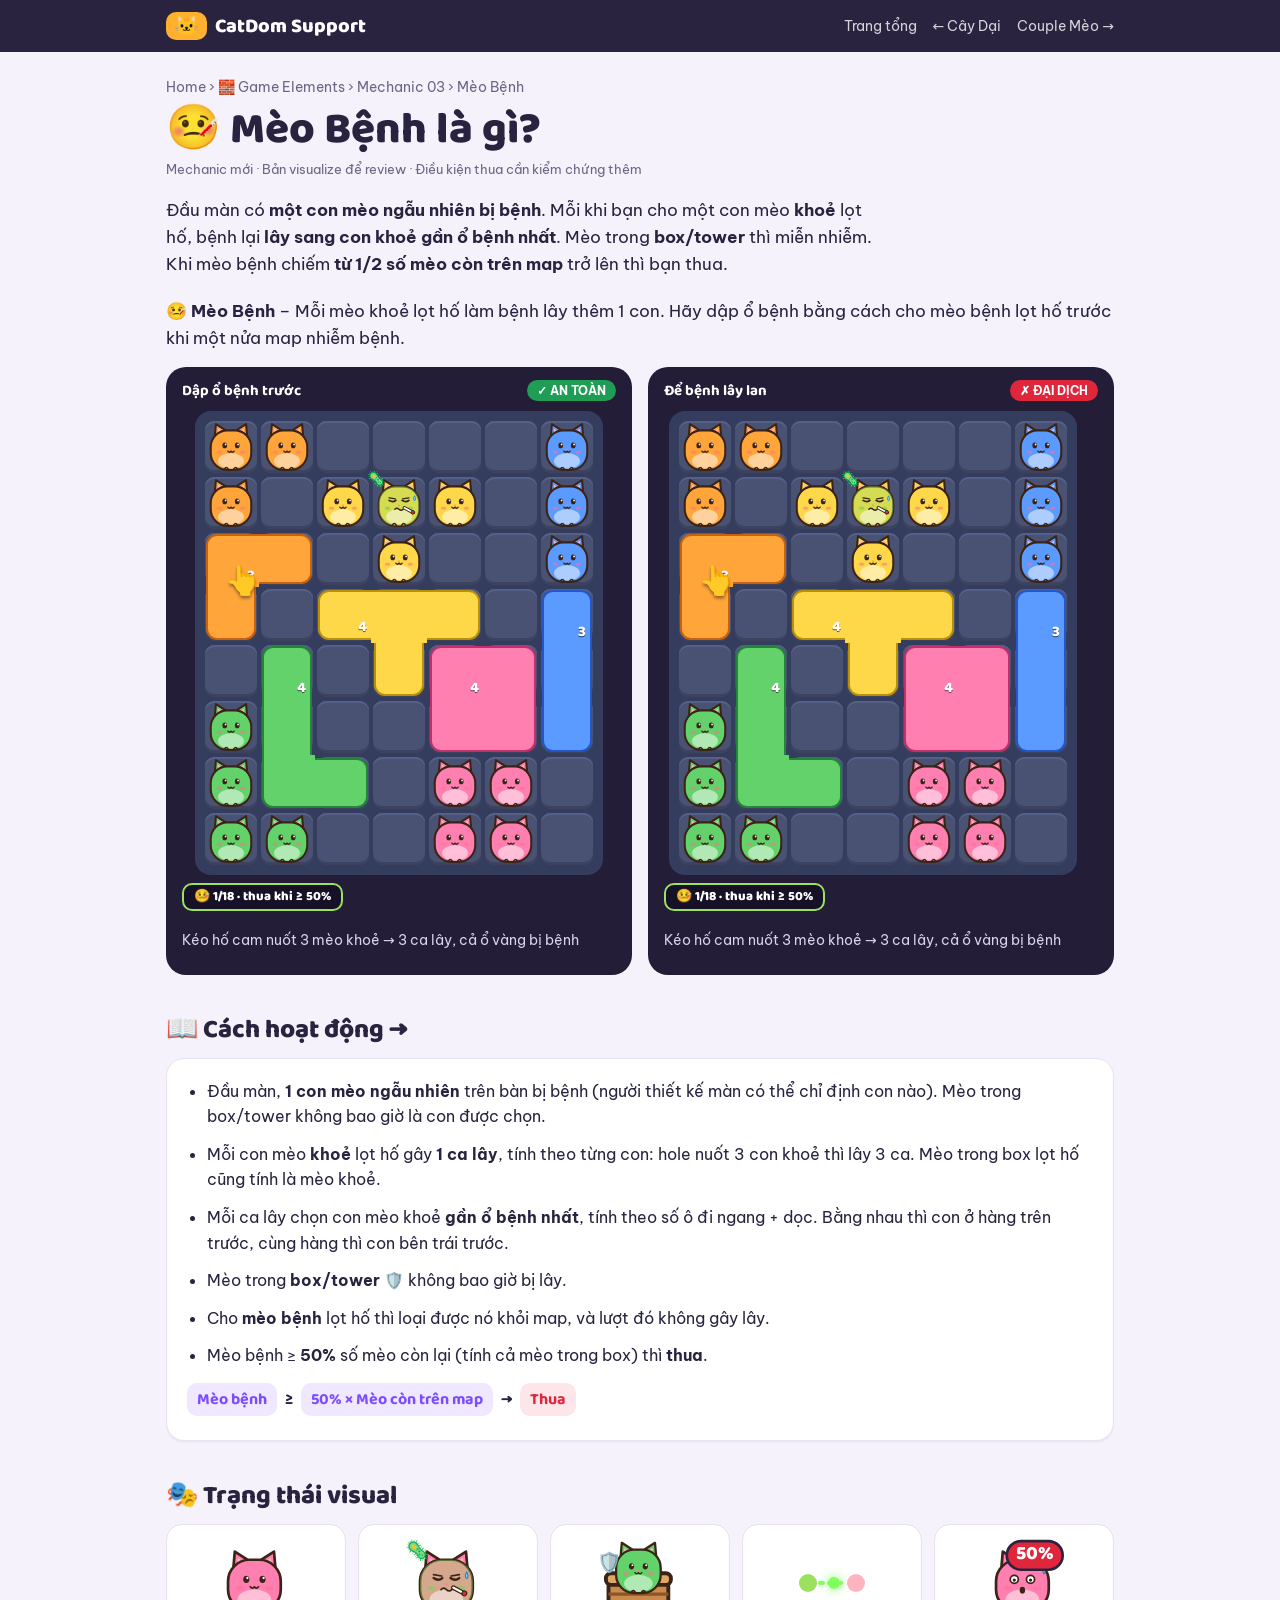
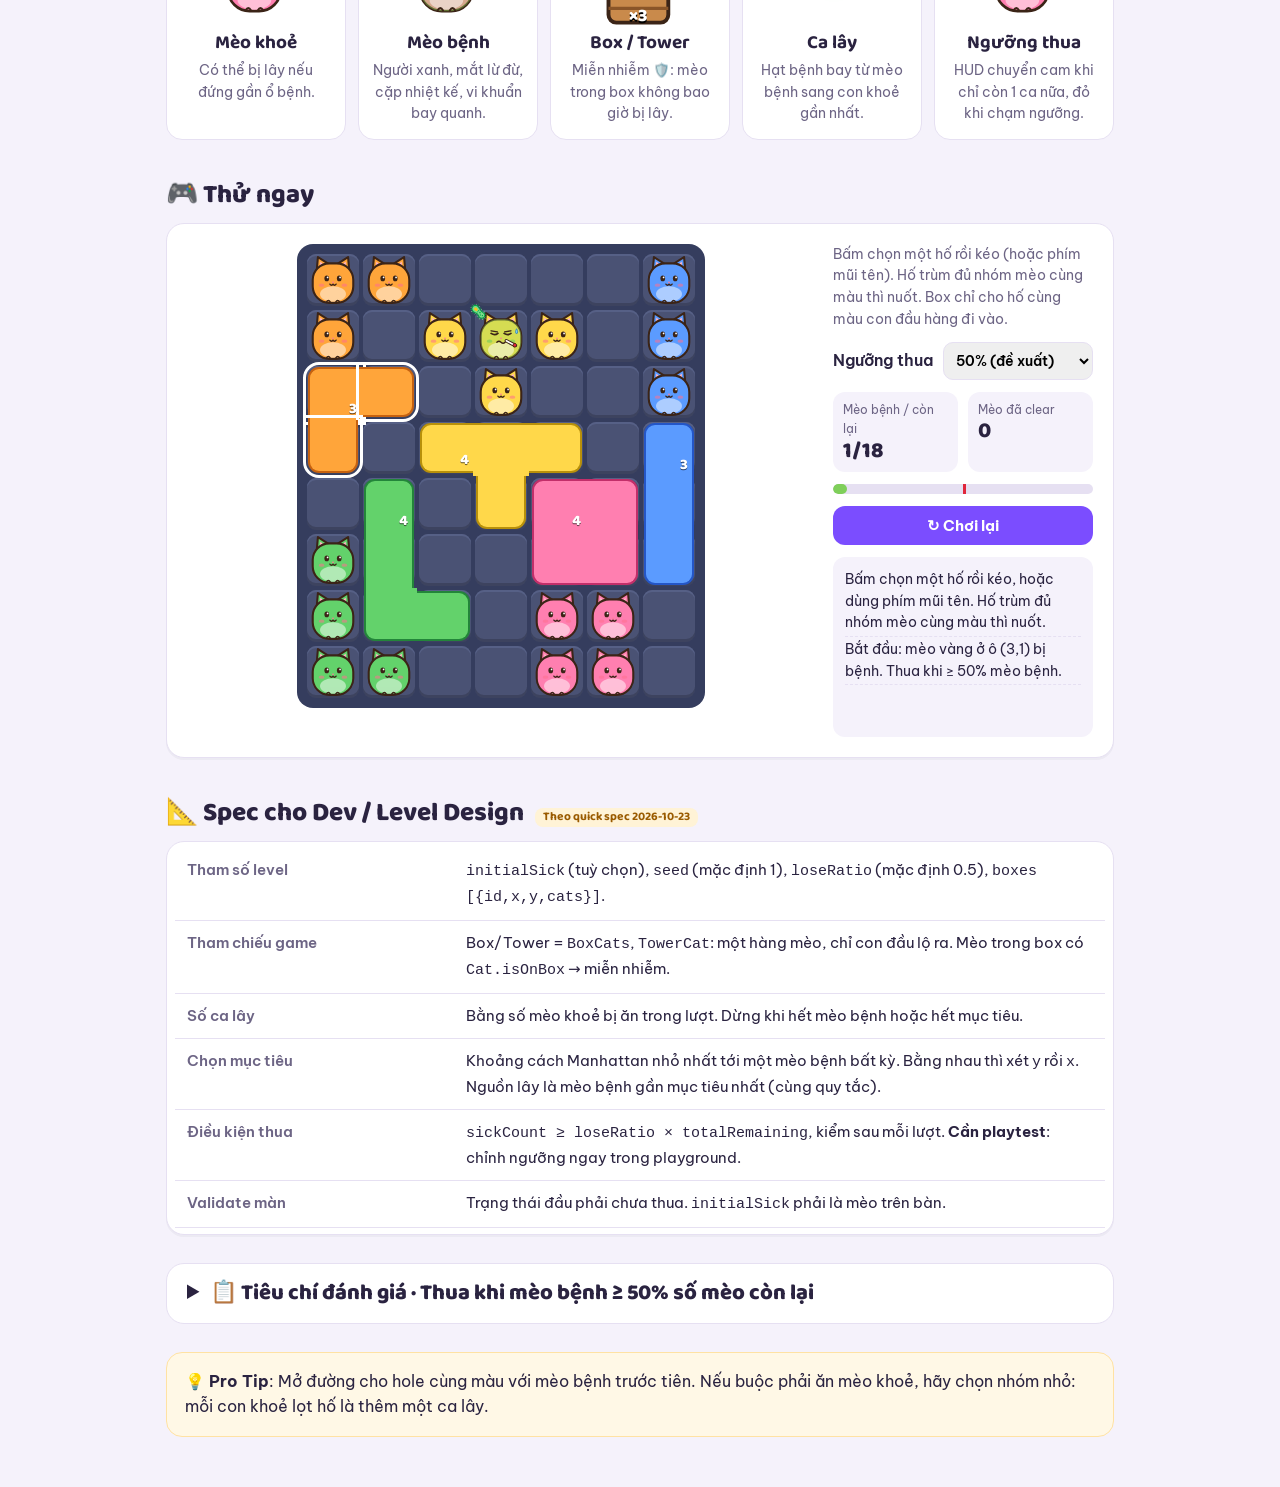
<file: sick-cat.html>
<!doctype html>
<html lang="vi">
<head>
<meta charset="utf-8">
<meta name="viewport" content="width=device-width, initial-scale=1">
<title>Mèo Bệnh</title>
<link rel="preconnect" href="https://fonts.googleapis.com">
<link rel="preconnect" href="https://fonts.gstatic.com" crossorigin>
<link href="https://fonts.googleapis.com/css2?family=Baloo+2:wght@600;700;800&family=Be+Vietnam+Pro:wght@400;500;600;700&display=swap" rel="stylesheet">
<link rel="stylesheet" href="assets/catdom-kit.css">
<script src="https://cdnjs.cloudflare.com/ajax/libs/gsap/3.12.5/gsap.min.js"></script>
<script src="logic/sick.js" onerror="this.remove()"></script>
<script src="logic/hole-play.js"></script>
<script src="boards/eat-fixtures.js"></script>
<script src="assets/catdom-kit.js"></script>
<style>
.cat.is-sick::after{content:"🦠";position:absolute;top:-8px;left:-4px;font-size:15px;animation:germ 1.8s ease-in-out infinite;pointer-events:none}
@keyframes germ{0%,100%{transform:translate(0,0) rotate(0)}50%{transform:translate(3px,-4px) rotate(20deg)}}
.hud{display:inline-block;margin:8px 4px 0;background:rgba(20,16,36,.85);color:#fff;border:2px solid #9be15d;border-radius:10px;
  padding:0 10px;font:800 13px/24px "Baloo 2",sans-serif}
.hud.danger{border-color:#ffb02e}.hud.bad{border-color:#e0263b;background:#e0263b}
.meter{height:10px;border-radius:5px;background:var(--line);overflow:hidden;position:relative}
.meter i{position:absolute;left:0;top:0;bottom:0;background:#7fcf5a;border-radius:5px;transition:width .3s}
.meter b{position:absolute;top:-3px;bottom:-3px;width:3px;background:var(--bad)}
select{font:600 15px "Be Vietnam Pro";padding:6px 8px;border-radius:10px;border:1px solid var(--line)}
</style>
</head>
<body>
<header class="topbar"><div class="in">
  <a class="logo" href="index.html"><span>🐱</span> CatDom Support</a>
  <nav><a href="index.html">Trang tổng</a><a href="weed.html" rel="prev">← Cây Dại</a><a href="couple-cat.html" rel="next">Couple Mèo →</a></nav>
</div></header>

<main>
  <div class="crumb"><a href="index.html">Home</a> › <a href="index.html#selfish">🧱 Game Elements</a> › <a href="index.html#sick">Mechanic 03</a> › <span aria-current="page">Mèo Bệnh</span></div>
  <h1>🤒 Mèo Bệnh là gì?</h1>
  <div class="meta">Mechanic mới · Bản visualize để review · Điều kiện thua cần kiểm chứng thêm</div>

  <p class="lead">Đầu màn có <b>một con mèo ngẫu nhiên bị bệnh</b>. Mỗi khi bạn cho một con mèo <b>khoẻ</b> lọt hố, bệnh lại <b>lây sang con khoẻ gần ổ bệnh nhất</b>. Mèo trong <b>box/tower</b> thì miễn nhiễm. Khi mèo bệnh chiếm <b>từ 1/2 số mèo còn trên map</b> trở lên thì bạn thua.</p>

  <p class="entry">🤒 <b>Mèo Bệnh</b> – Mỗi mèo khoẻ lọt hố làm bệnh lây thêm 1 con. Hãy dập ổ bệnh bằng cách cho mèo bệnh lọt hố trước khi một nửa map nhiễm bệnh.</p>

  <div class="demos">
    <div class="demo">
      <div class="demo-head">Dập ổ bệnh trước <span class="pill ok">✓ AN TOÀN</span></div>
      <div class="stage-wrap"><div id="demoWin"></div></div><div class="hud"></div>
      <div class="caption" id="capWin"></div>
    </div>
    <div class="demo">
      <div class="demo-head">Để bệnh lây lan <span class="pill bad">✗ ĐẠI DỊCH</span></div>
      <div class="stage-wrap"><div id="demoFail"></div></div><div class="hud"></div>
      <div class="caption" id="capFail"></div>
    </div>
  </div>

  <h2>📖 Cách hoạt động →</h2>
  <div class="card">
    <ul class="rules">
      <li>Đầu màn, <b>1 con mèo ngẫu nhiên</b> trên bàn bị bệnh (người thiết kế màn có thể chỉ định con nào). Mèo trong box/tower không bao giờ là con được chọn.</li>
      <li>Mỗi con mèo <b>khoẻ</b> lọt hố gây <b>1 ca lây</b>, tính theo từng con: hole nuốt 3 con khoẻ thì lây 3 ca. Mèo trong box lọt hố cũng tính là mèo khoẻ.</li>
      <li>Mỗi ca lây chọn con mèo khoẻ <b>gần ổ bệnh nhất</b>, tính theo số ô đi ngang + dọc. Bằng nhau thì con ở hàng trên trước, cùng hàng thì con bên trái trước.</li>
      <li>Mèo trong <b>box/tower</b> 🛡️ không bao giờ bị lây.</li>
      <li>Cho <b>mèo bệnh</b> lọt hố thì loại được nó khỏi map, và lượt đó không gây lây.</li>
      <li>Mèo bệnh ≥ <b>50%</b> số mèo còn lại (tính cả mèo trong box) thì <b>thua</b>.</li>
    </ul>
    <div class="formula">
      <span class="chip">Mèo bệnh</span><span>≥</span><span class="chip">50% × Mèo còn trên map</span><span>→</span><span class="chip bad">Thua</span>
    </div>
  </div>

  <h2>🎭 Trạng thái visual</h2>
  <div class="states" id="states"></div>

  <h2>🎮 Thử ngay</h2>
  <div class="card play">
    <div><div class="stage-wrap"><div id="playStage"></div></div></div>
    <div class="panel">
      <p class="hint">Bấm chọn một hố rồi kéo (hoặc phím mũi tên). Hố trùm đủ nhóm mèo cùng màu thì nuốt. Box chỉ cho hố cùng màu con đầu hàng đi vào.</p>
      <div class="ctrl">Ngưỡng thua
        <select id="ratio"><option value="0.3">30%</option><option value="0.4">40%</option><option value="0.5" selected>50% (đề xuất)</option><option value="0.6">60%</option></select>
      </div>
      <div class="stat">
        <div><small>Mèo bệnh / còn lại</small><strong id="sSick">–</strong></div>
        <div><small>Mèo đã clear</small><strong id="sDone">0</strong></div>
      </div>
      <div class="meter" title="Tỉ lệ mèo bệnh, vạch đỏ là ngưỡng thua"><i id="mFill"></i><b id="mMark"></b></div>
      <button class="btn" id="reset">↻ Chơi lại</button>
      <div class="log" id="log"></div>
    </div>
  </div>

  <h2>📐 Spec cho Dev / Level Design <span class="tag">Theo quick spec 2026-10-23</span></h2>
  <div class="card" style="padding:6px 8px">
    <table>
      <tr><th>Tham số level</th><td><code>initialSick</code> (tuỳ chọn), <code>seed</code> (mặc định 1), <code>loseRatio</code> (mặc định 0.5), <code>boxes [{id,x,y,cats}]</code>.</td></tr>
      <tr><th>Tham chiếu game</th><td>Box/Tower = <code>BoxCats</code>, <code>TowerCat</code>: một hàng mèo, chỉ con đầu lộ ra. Mèo trong box có <code>Cat.isOnBox</code> → miễn nhiễm.</td></tr>
      <tr><th>Số ca lây</th><td>Bằng số mèo khoẻ bị ăn trong lượt. Dừng khi hết mèo bệnh hoặc hết mục tiêu.</td></tr>
      <tr><th>Chọn mục tiêu</th><td>Khoảng cách Manhattan nhỏ nhất tới một mèo bệnh bất kỳ. Bằng nhau thì xét <code>y</code> rồi <code>x</code>. Nguồn lây là mèo bệnh gần mục tiêu nhất (cùng quy tắc).</td></tr>
      <tr><th>Điều kiện thua</th><td><code>sickCount ≥ loseRatio × totalRemaining</code>, kiểm sau mỗi lượt. <b>Cần playtest</b>: chỉnh ngưỡng ngay trong playground.</td></tr>
      <tr><th>Validate màn</th><td>Trạng thái đầu phải chưa thua. <code>initialSick</code> phải là mèo trên bàn.</td></tr>
    </table>
  </div>

  <details class="review">
    <summary>📋 Tiêu chí đánh giá · Thua khi mèo bệnh ≥ 50% số mèo còn lại</summary>
    <div class="criteria">
      <article><div class="n">01</div><h3>Có dễ hiểu không?</h3>
        <p class="verdict"><b>Kết luận:</b> Vừa–Khó — hiểu "ăn mèo khoẻ thì lây" sau 1 thao tác, hiểu ngưỡng thua sau khi thấy 1 lần thua.</p>
        <ul><li>Thao tác 1: nuốt 3 mèo cam khoẻ → 3 chấm xanh bay sang 3 mèo gần ổ nhất (HUD 4/15).</li><li>Dễ hiểu sai: (a) mục tiêu lây là mèo khoẻ gần ổ nhất theo ô ngang + dọc, hoà thì hàng trên trước, cột trái trước; (b) ngưỡng 50% tính trên số mèo <b>còn lại</b> (cả mèo trong box), không phải tổng ban đầu.</li></ul>
        <p><b>Hỏi người chơi:</b> "Ăn nhóm này có mấy ca lây?" · "Con nào bị lây tiếp theo?"</p></article>
      <article><div class="n">02</div><h3>Có case stuck / thua màn?</h3>
        <p class="verdict"><b>Kiểu kết thúc:</b> Thua ngay (không có stuck).</p>
        <ul><li><b>Điều kiện:</b> sau mỗi lượt, mèo bệnh ≥ 50% × số mèo còn lại → ĐẠI DỊCH.</li><li><b>Trên board demo:</b> bước 1 nuốt 3 mèo khoẻ → cả ổ vàng 4 con bệnh (4/15); bước 2 nuốt 4 mèo xanh lá thay vì dập ổ → 4 ca lây → 8/11 → THUA.</li><li><b>An toàn:</b> cho nhóm có mèo bệnh lọt hố (mèo bệnh bị nuốt không gây lây) → hết ổ, các lượt sau không lây nữa. Mèo trong box không bao giờ bị lây.</li><li><b>Cảnh báo trước:</b> HUD 🤒 x/y luôn hiện; chưa có cảnh báo màu khi gần ngưỡng (đề xuất thêm).</li><li>Vì mẫu số giảm dần, cuối màn càng dễ chạm ngưỡng.</li></ul></article>
      <article><div class="n">03</div><h3>Visual có dễ demo?</h3>
        <p class="verdict"><b>Kết luận:</b> Dễ demo.</p>
        <ul><li>Mèo bệnh đổi màu xanh bệnh + 🦠; chấm lây bay từ nguồn tới đích; HUD đếm bệnh/còn lại; banner ĐẠI DỊCH.</li><li><b>Rủi ro:</b> nhiều ca lây trong một lượt diễn ra liên tiếp, khó theo; ổ lớn cùng màu khó phân biệt con nào bệnh nếu không có 🦠.</li></ul></article>
      <article><div class="n">04</div><h3>Tạo feeling khác không?</h3>
        <p class="verdict"><b>Ưu tiên hay để dành:</b> <b>Ưu tiên</b> dập ổ; <b>để dành</b> mèo trong box (an toàn) cho cuối màn.</p>
        <ul><li><b>Cách chơi đổi:</b> tránh nuốt nhóm khoẻ lớn khi ổ còn sống; cân nhắc "ăn nhóm khoẻ nhỏ để mở đường cho hố cùng màu ổ bệnh" hay "đi vòng".</li><li><b>Tần suất trong map:</b> 1 ổ/màn. Giới thiệu: ổ trong nhóm cô lập, hố cùng màu sát bên. Màn thường: ổ giữa vùng đông mèo. Màn khó: hố cùng màu ổ ở xa, ít box.</li><li><b>Rủi ro cần playtest:</b> ngưỡng 50% (Lead chưa chốt); luôn chỉ định <b>initialSick</b> trong level, không để ngẫu nhiên.</li></ul></article>
    </div>
  </details>

  <div class="tip">💡 <b>Pro Tip</b>: Mở đường cho hole cùng màu với mèo bệnh trước tiên. Nếu buộc phải ăn mèo khoẻ, hãy chọn nhóm nhỏ: mỗi con khoẻ lọt hố là thêm một ca lây.</div>
</main>

<script>
const FX = CatDomEatFixtures.fixtures.sick.demo;

function playLevel() {
  return {...JSON.parse(JSON.stringify(FX.level)), loseRatio: Number(document.getElementById('ratio').value)};
}

/* Mèo box không nằm trong state.cats: tra trong boxes. */
function findCat(game, id) {
  const s = game.getState();
  const c = s.cats.find(c => c.id === id);
  if (c) return {x: c.x, y: c.y, color: c.color};
  for (const b of s.boxes) { const q = b.queue.find(q => q.id === id); if (q) return {x: b.x, y: b.y, color: q.color}; }
  return null;
}
const cellOf = (game, id) => { const c = findCat(game, id); return [c.x, c.y]; };
const colorOf = (game, id) => findCat(game, id).color;

function hud(st, sick, total, ratio) {
  const h = st.el.closest('.demo')?.querySelector('.hud');
  if (!h) return;
  h.textContent = `🤒 ${sick}/${total} · thua khi ≥ ${Math.round(ratio * 100)}%`;
  h.className = 'hud' + (total && sick >= ratio * total ? ' bad' : total && sick + 1 >= ratio * total ? ' danger' : '');
}
function markSick(st, id, on) {
  st.setCat(id, on ? {mood: 'sick', sick: true} : {mood: 'happy', sick: false});
  st.cats[id]?.el.classList.toggle('is-sick', on);
}

function buildBoard(st, game, level, api) {
  const s = game ? game.getState() : {cats: level.cats.map(c => ({...c, alive: true, sick: c.id === level.initialSick})),
    boxes: (level.boxes || []).map(b => ({id: b.id, x: b.x, y: b.y, queue: b.cats})), sickCount: level.initialSick ? 1 : 0,
    totalRemaining: level.cats.length + (level.boxes || []).reduce((n, b) => n + b.cats.length, 0), loseRatio: level.loseRatio ?? .5};
  s.cats.filter(c => c.alive).forEach(c => {
    st.addCat(c.id, c.color, c.x, c.y, api ? {onClick: () => api.eat(c.x, c.y)} : {});
    if (c.sick) markSick(st, c.id, true);
  });
  s.boxes.forEach(b => st.addBox(b.id, b.x, b.y, b.queue[0]?.color, b.queue.length, api && (() => api.eat(b.x, b.y))));
  hud(st, s.sickCount, s.totalRemaining, s.loseRatio);
}

/* ctx.sickSet/ctx.total: đếm chạy theo event (demo khởi tạo trong intro). Playground không có thì HUD cập nhật trong update(). */
function stepHud(st, tl, ctx) {
  if (!ctx.sickSet) return;
  const sick = ctx.sickSet.size, total = ctx.total;
  tl.call(() => hud(st, sick, total, .5));
}
const handlers = {
  eat(st, ev, tl, ctx) {
    const s = ctx.game.getState();
    const boxEat = ev.ids.length === 1 && !s.cats.some(c => c.id === ev.ids[0]);
    const sickEaten = ev.ids.filter(id => s.cats.find(c => c.id === id)?.sick).length;
    if (!boxEat) tl.add(st.eatTl(ev.ids));
    if (ctx.sickSet) { ev.ids.forEach(id => ctx.sickSet.delete(id)); ctx.total -= ev.ids.length; stepHud(st, tl, ctx); }
    if (ctx.log) ctx.log(boxEat ? 'Lấy 1 mèo từ box 🛡️' : `Clear ${ev.ids.length} mèo${sickEaten ? ` (có ${sickEaten} mèo bệnh 💊)` : ''}`, sickEaten ? 'g' : '');
  },
  boxNext(st, ev, tl, ctx) {
    const left = ctx.game.getState().boxes.find(b => b.id === ev.boxId).queue.length;
    tl.call(() => {
      const cat = st.boxes[ev.boxId].el.querySelector('.cat');
      gsap.timeline().to(cat, {y: -14, scale: .3, opacity: 0, duration: .3, ease: 'power2.in'})
        .call(() => st.setBox(ev.boxId, ev.next?.color, left))
        .set(cat, {y: 0, scale: 1, opacity: 1}).from(cat, {y: 12, opacity: 0, duration: .25});
    }).to({}, {duration: .6});
  },
  infect(st, ev, tl, ctx) {
    tl.call(() => {
      const a = st.cats[ev.from], b = st.cats[ev.to];
      const from = st.center(a.x, a.y), to = st.center(b.x, b.y);
      const d = st.dot(from, 6, '#7fff5a');
      gsap.timeline().to(d, {attr: {cx: to.x, cy: to.y}, duration: .45, ease: 'power1.inOut'})
        .call(() => { d.remove(); markSick(st, ev.to, true); })
        .fromTo(b.el, {scale: 1.35}, {scale: 1, duration: .3, ease: 'back.out(3)'});
    }).to({}, {duration: .65});
    if (ctx.sickSet) { ctx.sickSet.add(ev.to); stepHud(st, tl, ctx); }
    if (ctx.log) ctx.log(`🦠 Lây bệnh → mèo ${CatDom.PAL[st.cats[ev.to].c].vi} ở ô (${st.cats[ev.to].x},${st.cats[ev.to].y})`, 'b');
  },
  lose(st, ev, tl, ctx) {
    tl.call(() => {
      const h = st.el.closest('.demo')?.querySelector('.hud'); if (h) { h.textContent = `🤒 ${ev.sick}/${ev.total} · ĐẠI DỊCH`; h.className = 'hud bad'; }
      Object.keys(st.cats).forEach(id => { if (st.cats[id].el.classList.contains('is-sick')) gsap.to(st.cats[id].el, {y: -6, duration: .12, yoyo: true, repeat: 3}); });
    }).add(st.flashTl('#5fbf3a')).add(st.shakeTl(), '<')
      .call(() => st.showBanner('ĐẠI DỊCH! THUA 🤒', 'bad'));
    if (ctx.log) ctx.log(`${ev.sick}/${ev.total} mèo bị bệnh → <b>Thua.</b>`, 'b');
  },
  win(st, ev, tl, ctx) {
    tl.call(() => st.showBanner('BÀN SẠCH ✓', 'ok'));
    if (ctx.log) ctx.log('Clear hết bàn trước khi dịch bùng phát!', 'g');
  }
};

function demoCfg(el, cap, intro, steps) {
  return {el: document.getElementById(el), cap: document.getElementById(cap), name: 'sick', file: 'logic/sick.js',
    level: FX.level, holes: FX.holes, cellOf, colorOf, on: handlers, steps,
    build: (st, game) => buildBoard(st, game, FX.level),
    intro: (st, tl, ctx) => {
      const s = ctx.game.getState();
      ctx.sickSet = new Set(s.cats.filter(c => c.sick).map(c => c.id));
      ctx.total = s.totalRemaining;
      tl.call(() => ctx.cap(intro)).to({}, {duration: 1.8});
    }};
}
CatDom.demo(demoCfg('demoWin', 'capWin', FX.intro, FX.good));
CatDom.demo(demoCfg('demoFail', 'capFail', 'Cùng màn chơi, nhưng lần này ăn mèo khoẻ trước…', FX.bad));

/* ---------- states ---------- */
const miniCat = (mood, o = {}, extra = '') => `<div class="mini"><div class="cat${o.sick ? ' is-sick' : ''}" style="left:0;top:0"><div class="body">${CatDom.catSVG('pink', mood, o)}</div>${extra}</div></div>`;
document.getElementById('states').innerHTML = [
  [miniCat('happy'), 'Mèo khoẻ', 'Có thể bị lây nếu đứng gần ổ bệnh.'],
  [miniCat('sick', {sick: true}), 'Mèo bệnh', 'Người xanh, mắt lừ đừ, cặp nhiệt kế, vi khuẩn bay quanh.'],
  [`<div class="mini"><div class="box" style="left:0;top:10px;transform:scale(1.3);transform-origin:0 0">${CatDom.boxSVG()}<div class="cat" style="left:6px;top:-12px;width:44px;height:44px"><div class="body" style="width:42px;height:42px">${CatDom.catSVG('green', 'happy')}</div></div><span class="count">×3</span><span class="shield">🛡️</span></div></div>`, 'Box / Tower', 'Miễn nhiễm 🛡️: mèo trong box không bao giờ bị lây.'],
  [`<div class="mini"><svg viewBox="0 0 76 76" style="width:76px;height:76px"><circle cx="14" cy="38" r="9" fill="#9be15d"/><circle cx="62" cy="38" r="9" fill="#ffb3c1"/><path d="M26 38h24" stroke="#7fff5a" stroke-width="4" stroke-dasharray="3 6" stroke-linecap="round"/><circle cx="40" cy="38" r="6" fill="#7fff5a" style="filter:drop-shadow(0 0 6px #7fff5a)"/></svg></div>`, 'Ca lây', 'Hạt bệnh bay từ mèo bệnh sang con khoẻ gần nhất.'],
  [miniCat('scared', {}, '<div class="badge danger">50%</div>'), 'Ngưỡng thua', 'HUD chuyển cam khi chỉ còn 1 ca nữa, đỏ khi chạm ngưỡng.']
].map(([art, t, d]) => `<div class="state">${art}<h3>${t}</h3><p>${d}</p></div>`).join('');

/* ---------- playground ---------- */
const ui = {sick: document.getElementById('sSick'), done: document.getElementById('sDone'), fill: document.getElementById('mFill'), mark: document.getElementById('mMark')};
const play = CatDom.playground({
  el: document.getElementById('playStage'), logEl: document.getElementById('log'),
  name: 'sick', file: 'logic/sick.js', level: playLevel, holes: FX.holes, cellOf, colorOf, on: handlers,
  build: (st, game) => buildBoard(st, game, null),
  startText: game => {
    const s = game.getState(), c = s.cats.find(c => c.sick);
    return `Bắt đầu: mèo ${CatDom.PAL[c.color].vi} ở ô (${c.x},${c.y}) bị bệnh. Thua khi ≥ ${Math.round(s.loseRatio * 100)}% mèo bệnh.`;
  },
  update: api => {
    if (!api.game) return;
    const s = api.game.getState();
    ui.sick.textContent = `${s.sickCount}/${s.totalRemaining}`;
    ui.done.textContent = s.clearedCount;
    ui.fill.style.width = (s.totalRemaining ? s.sickCount / s.totalRemaining * 100 : 0) + '%';
    ui.mark.style.left = s.loseRatio * 100 + '%';
    hud(api.st, s.sickCount, s.totalRemaining, s.loseRatio);
    s.boxes.forEach(b => api.st.setBox(b.id, b.queue[0]?.color, b.queue.length));
  }
});
document.getElementById('reset').onclick = play.reset;
document.getElementById('ratio').onchange = play.reset;
</script>
</body>
</html>
</file>
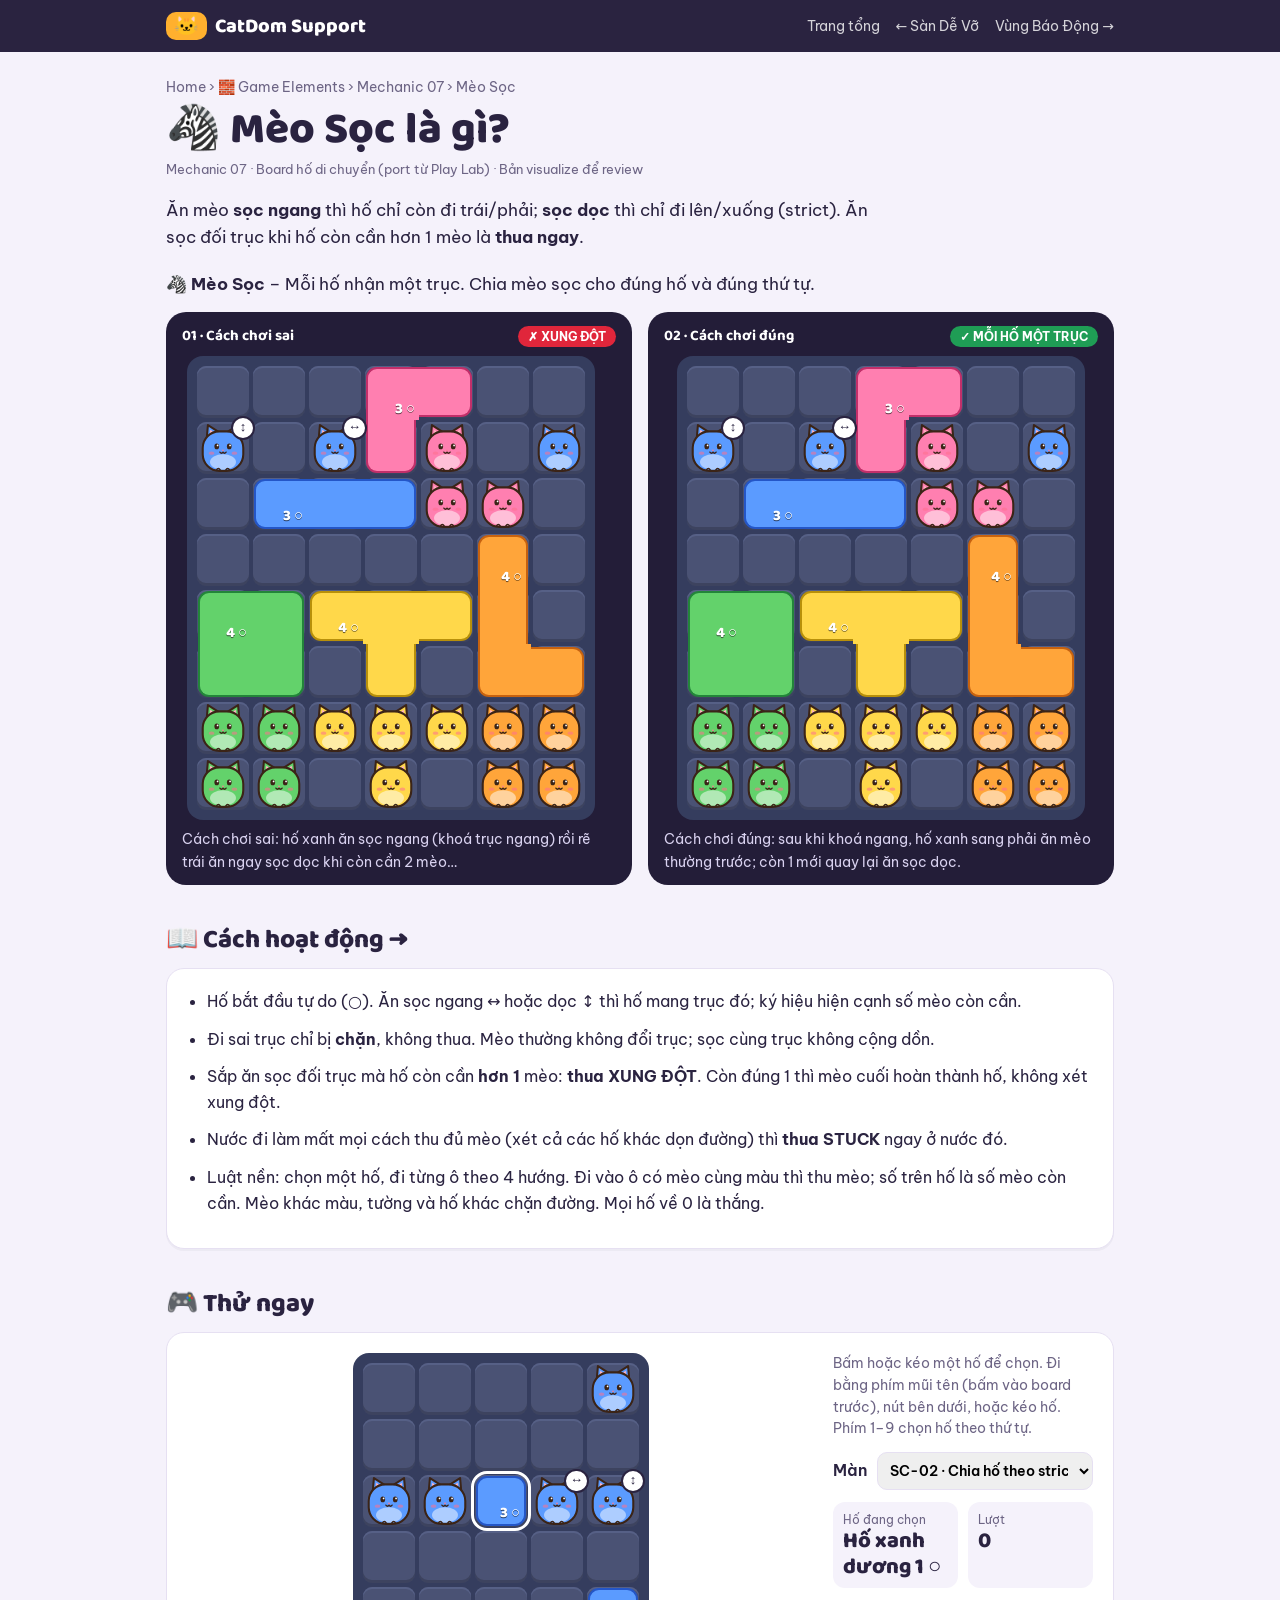
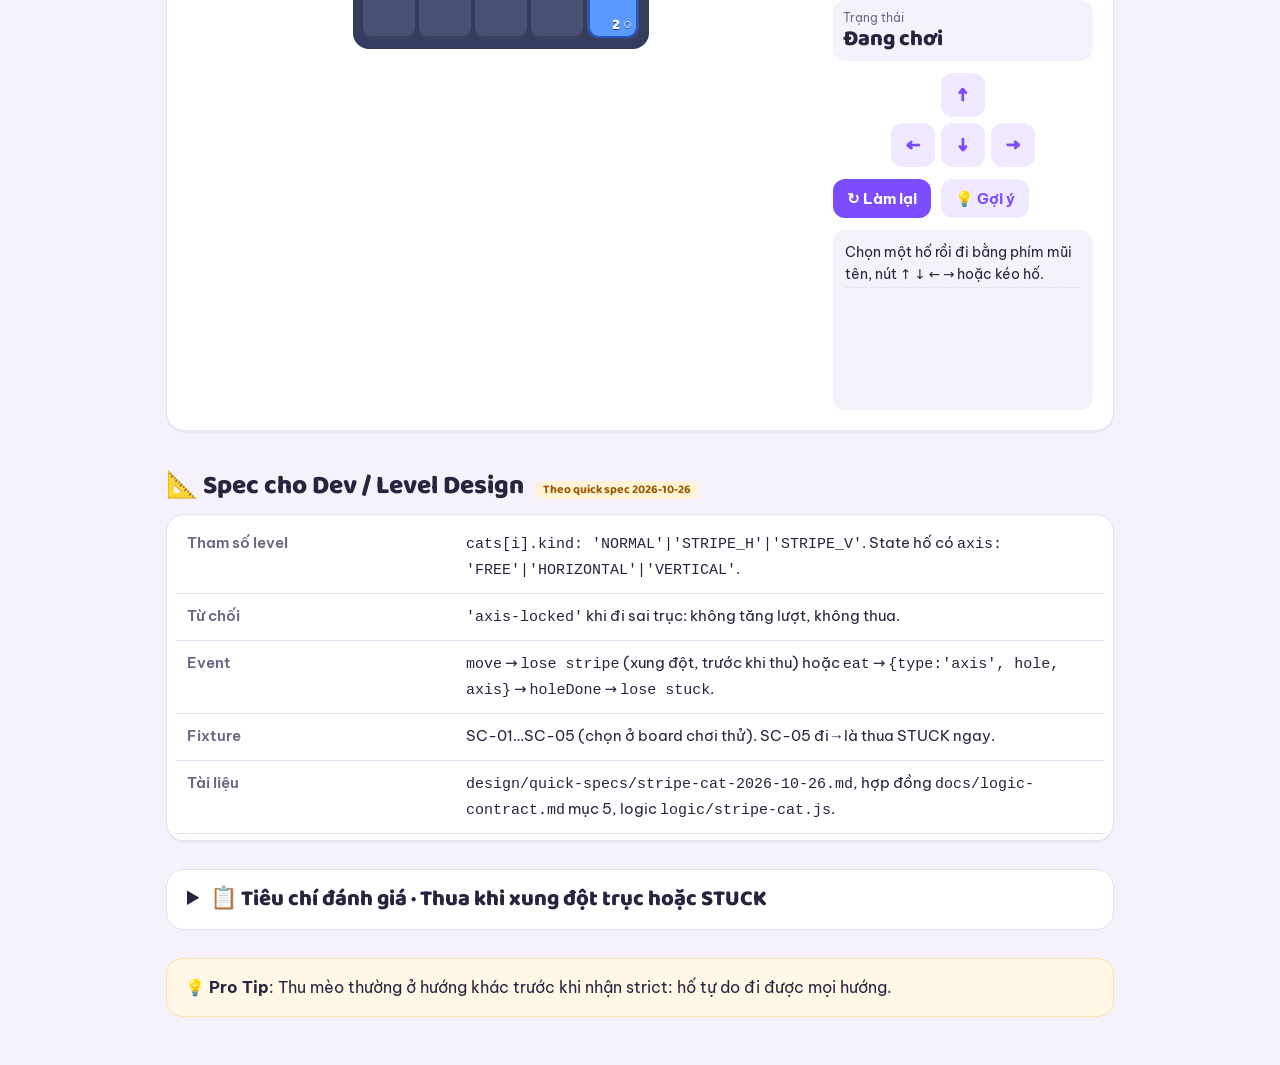
<file: stripe-cat.html>
<!doctype html>
<html lang="vi">
<head>
<meta charset="utf-8">
<meta name="viewport" content="width=device-width, initial-scale=1">
<title>Mèo Sọc</title>
<link rel="preconnect" href="https://fonts.googleapis.com">
<link rel="preconnect" href="https://fonts.gstatic.com" crossorigin>
<link href="https://fonts.googleapis.com/css2?family=Baloo+2:wght@600;700;800&family=Be+Vietnam+Pro:wght@400;500;600;700&display=swap" rel="stylesheet">
<link rel="stylesheet" href="assets/catdom-kit.css">
<script src="https://cdnjs.cloudflare.com/ajax/libs/gsap/3.12.5/gsap.min.js"></script>
<script src="logic/_board-move.js" onerror="this.remove()"></script>
<script src="logic/stripe-cat.js" onerror="this.remove()"></script>
<script src="boards/lab-fixtures.js"></script>
<script src="assets/catdom-kit.js"></script>
</head>
<body>
<header class="topbar"><div class="in">
  <a class="logo" href="index.html"><span>🐱</span> CatDom Support</a>
  <nav><a href="index.html">Trang tổng</a><a href="fragile-floor.html" rel="prev">← Sàn Dễ Vỡ</a><a href="alarm-zone.html" rel="next">Vùng Báo Động →</a></nav>
</div></header>

<main>
  <div class="crumb"><a href="index.html">Home</a> › <a href="index.html#selfish">🧱 Game Elements</a> › <a href="index.html#stripe-cat">Mechanic 07</a> › <span aria-current="page">Mèo Sọc</span></div>
  <h1>🦓 Mèo Sọc là gì?</h1>
  <div class="meta">Mechanic 07 · Board hố di chuyển (port từ Play Lab) · Bản visualize để review</div>

  <p class="lead">Ăn mèo <b>sọc ngang</b> thì hố chỉ còn đi trái/phải; <b>sọc dọc</b> thì chỉ đi lên/xuống (strict). Ăn sọc đối trục khi hố còn cần hơn 1 mèo là <b>thua ngay</b>.</p>

  <p class="entry">🦓 <b>Mèo Sọc</b> – Mỗi hố nhận một trục. Chia mèo sọc cho đúng hố và đúng thứ tự.</p>

  <div class="demos">
    <div class="demo">
      <div class="demo-head">01 · Cách chơi sai <span class="pill bad">✗ XUNG ĐỘT</span></div>
      <div class="stage-wrap"><div id="demoBad"></div></div>
      <div class="caption" id="capBad"></div>
    </div>
    <div class="demo">
      <div class="demo-head">02 · Cách chơi đúng <span class="pill ok">✓ MỖI HỐ MỘT TRỤC</span></div>
      <div class="stage-wrap"><div id="demoGood"></div></div>
      <div class="caption" id="capGood"></div>
    </div>
  </div>

  <h2>📖 Cách hoạt động →</h2>
  <div class="card">
    <ul class="rules">
      <li>Hố bắt đầu tự do (○). Ăn sọc ngang ↔ hoặc dọc ↕ thì hố mang trục đó; ký hiệu hiện cạnh số mèo còn cần.</li>
      <li>Đi sai trục chỉ bị <b>chặn</b>, không thua. Mèo thường không đổi trục; sọc cùng trục không cộng dồn.</li>
      <li>Sắp ăn sọc đối trục mà hố còn cần <b>hơn 1</b> mèo: <b>thua XUNG ĐỘT</b>. Còn đúng 1 thì mèo cuối hoàn thành hố, không xét xung đột.</li>
      <li>Nước đi làm mất mọi cách thu đủ mèo (xét cả các hố khác dọn đường) thì <b>thua STUCK</b> ngay ở nước đó.</li>
      <li>Luật nền: chọn một hố, đi từng ô theo 4 hướng. Đi vào ô có mèo cùng màu thì thu mèo; số trên hố là số mèo còn cần. Mèo khác màu, tường và hố khác chặn đường. Mọi hố về 0 là thắng.</li>
    </ul>
  </div>

  <h2>🎮 Thử ngay</h2>
  <div class="card play">
    <div><div class="stage-wrap"><div id="playStage"></div></div></div>
    <div class="panel">
      <p class="hint">Bấm hoặc kéo một hố để chọn. Đi bằng phím mũi tên (bấm vào board trước), nút bên dưới, hoặc kéo hố. Phím 1–9 chọn hố theo thứ tự.</p>
      <div class="ctrl"><label for="fixture">Màn</label><select id="fixture"></select></div>
      <div class="stat">
        <div><small>Hố đang chọn</small><strong id="sHole">–</strong></div>
        <div><small>Lượt</small><strong id="sTurn">0</strong></div>
      </div>
      <div class="stat"><div><small>Trạng thái</small><strong id="sStatus">–</strong></div></div>
      <div class="pad-ctrl" role="group" aria-label="Đi hố đang chọn">
        <button type="button" data-dir="0,-1" aria-label="Lên">↑</button><button type="button" data-dir="-1,0" aria-label="Trái">←</button>
        <button type="button" data-dir="0,1" aria-label="Xuống">↓</button><button type="button" data-dir="1,0" aria-label="Phải">→</button>
      </div>
      <div class="ctrl"><button class="btn" id="reset" type="button">↻ Làm lại</button><button class="btn ghost" id="hint" type="button">💡 Gợi ý</button></div>
      <div class="log" id="log" aria-live="polite"></div>
    </div>
  </div>

  <h2>📐 Spec cho Dev / Level Design <span class="tag">Theo quick spec 2026-10-26</span></h2>
  <div class="card" style="padding:6px 8px">
    <table>
      <tr><th>Tham số level</th><td><code>cats[i].kind: 'NORMAL'|'STRIPE_H'|'STRIPE_V'</code>. State hố có <code>axis: 'FREE'|'HORIZONTAL'|'VERTICAL'</code>.</td></tr>
      <tr><th>Từ chối</th><td><code>'axis-locked'</code> khi đi sai trục: không tăng lượt, không thua.</td></tr>
      <tr><th>Event</th><td><code>move</code> → <code>lose stripe</code> (xung đột, trước khi thu) hoặc <code>eat</code> → <code>{type:'axis', hole, axis}</code> → <code>holeDone</code> → <code>lose stuck</code>.</td></tr>
      <tr><th>Fixture</th><td>SC-01…SC-05 (chọn ở board chơi thử). SC-05 đi <code>→</code> là thua STUCK ngay.</td></tr>
      <tr><th>Tài liệu</th><td><code>design/quick-specs/stripe-cat-2026-10-26.md</code>, hợp đồng <code>docs/logic-contract.md</code> mục 5, logic <code>logic/stripe-cat.js</code>.</td></tr>
    </table>
  </div>

  <details class="review">
    <summary>📋 Tiêu chí đánh giá · Thua khi xung đột trục hoặc STUCK</summary>
    <div class="criteria">
      <article><div class="n">01</div><h3>Có dễ hiểu không?</h3>
        <p class="verdict"><b>Kết luận:</b> Khó — cần ≥ 3 thao tác, có 2 luật.</p>
        <ul><li>Luật 1 (khoá trục): ăn sọc ngang → hố chỉ đi trái/phải; sọc dọc → chỉ lên/xuống. Đi sai hướng bị <b>chặn</b>, không thua.</li><li>Luật 2 (xung đột): ăn sọc khác trục khi hố còn cần > 1 mèo → thua.</li><li>Ký hiệu trên hố: ○ tự do, ↔ ngang, ↕ dọc.</li></ul>
        <p><b>Hỏi người chơi:</b> "Hố này đang khoá trục nào?" · "Còn mấy mèo thì ăn được sọc đối trục?"</p></article>
      <article><div class="n">02</div><h3>Có case stuck / thua màn?</h3>
        <p class="verdict"><b>Kiểu kết thúc:</b> 2 kiểu — thua ngay khi xung đột; STUCK khi không còn chuỗi nước nào thắng được (máy tự kiểm mọi đường).</p>
        <ul><li><b>Trên board demo:</b> demo sai (5 nước): hố xanh ăn sọc ngang rồi rẽ trái ăn ngay sọc dọc khi còn cần 2 → XUNG ĐỘT.</li><li><b>An toàn:</b> để sọc đối trục là mèo cuối của hố (còn đúng 1 thì ăn bất kể trục). Hai sọc cùng trục không cộng dồn.</li><li>Vuốt sai trục chỉ bị chặn (hố rung), không mất lượt.</li></ul></article>
      <article><div class="n">03</div><h3>Visual có dễ demo?</h3>
        <p class="verdict"><b>Kết luận:</b> Vừa — cần chú thích.</p>
        <ul><li>Badge ↔ / ↕ trên mèo, ký hiệu trục trên hố, rung khi bị chặn.</li><li><b>Rủi ro:</b> người chơi tưởng "bị chặn" là lỗi game; STUCK do máy phát hiện sớm (thua dù vẫn còn đi được) cần câu giải thích rõ.</li></ul></article>
      <article><div class="n">04</div><h3>Tạo feeling khác không?</h3>
        <p class="verdict"><b>Ưu tiên hay để dành:</b> <b>Để dành</b> sọc đối trục làm mèo cuối; <b>ưu tiên</b> chia sọc cho đúng hố.</p>
        <ul><li><b>Cách chơi đổi:</b> mỗi hố có "hướng sống"; người chơi xếp thứ tự ăn theo trục.</li><li><b>Tần suất trong map:</b> giới thiệu 1 sọc + 1 hố; màn thường 2 sọc 2 hố; màn khó 2 trục cùng màu (kiểu SC-02).</li><li><b>Rủi ro cần playtest:</b> case strict SC-05 (STUCK sớm) có thể bị cảm nhận là bất công.</li></ul></article>
    </div>
  </details>

  <div class="tip">💡 <b>Pro Tip</b>: Thu mèo thường ở hướng khác trước khi nhận strict: hố tự do đi được mọi hướng.</div>
</main>

<script>
CatDom.labPage('stripe-cat', {
  bad: "Cách chơi sai: hố xanh ăn sọc ngang (khoá trục ngang) rồi rẽ trái ăn ngay sọc dọc khi còn cần 2 mèo…",
  good: "Cách chơi đúng: sau khi khoá ngang, hố xanh sang phải ăn mèo thường trước; còn 1 mới quay lại ăn sọc dọc."
});
</script>
</body>
</html>
</file>
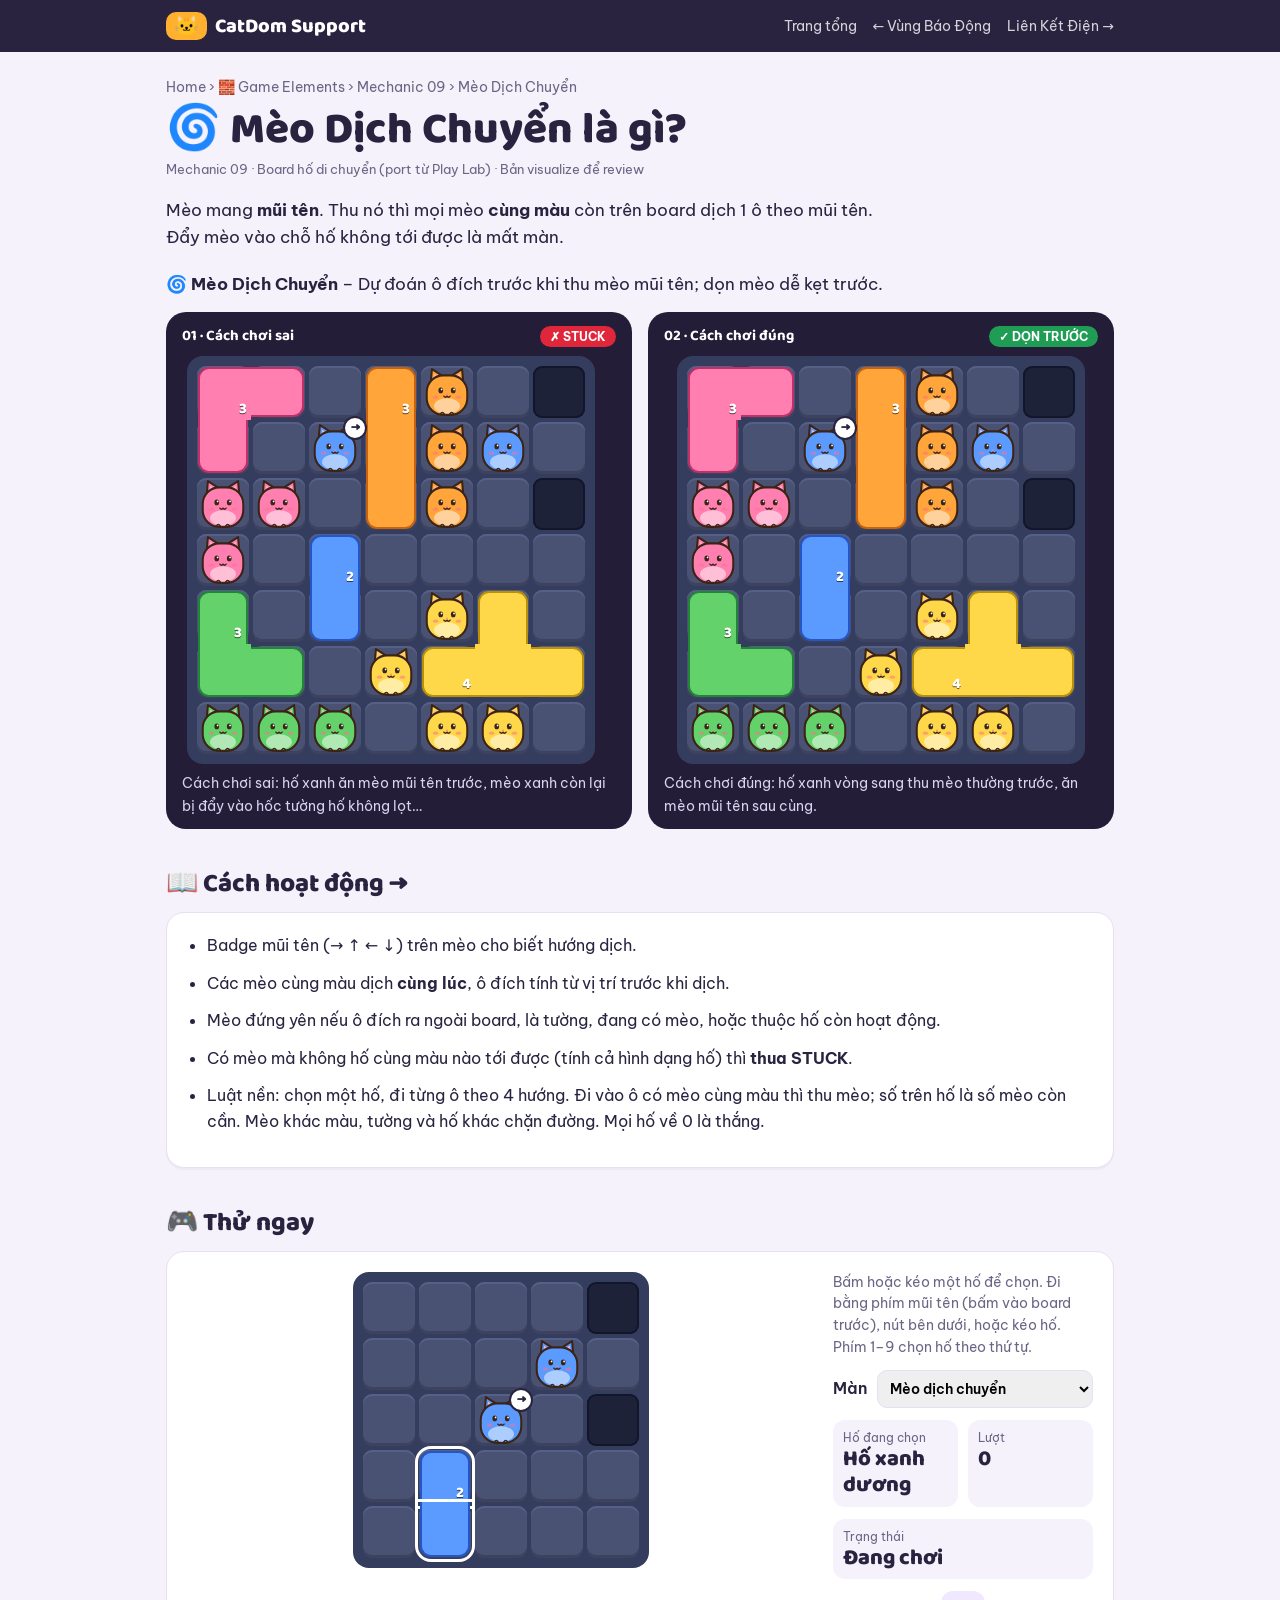
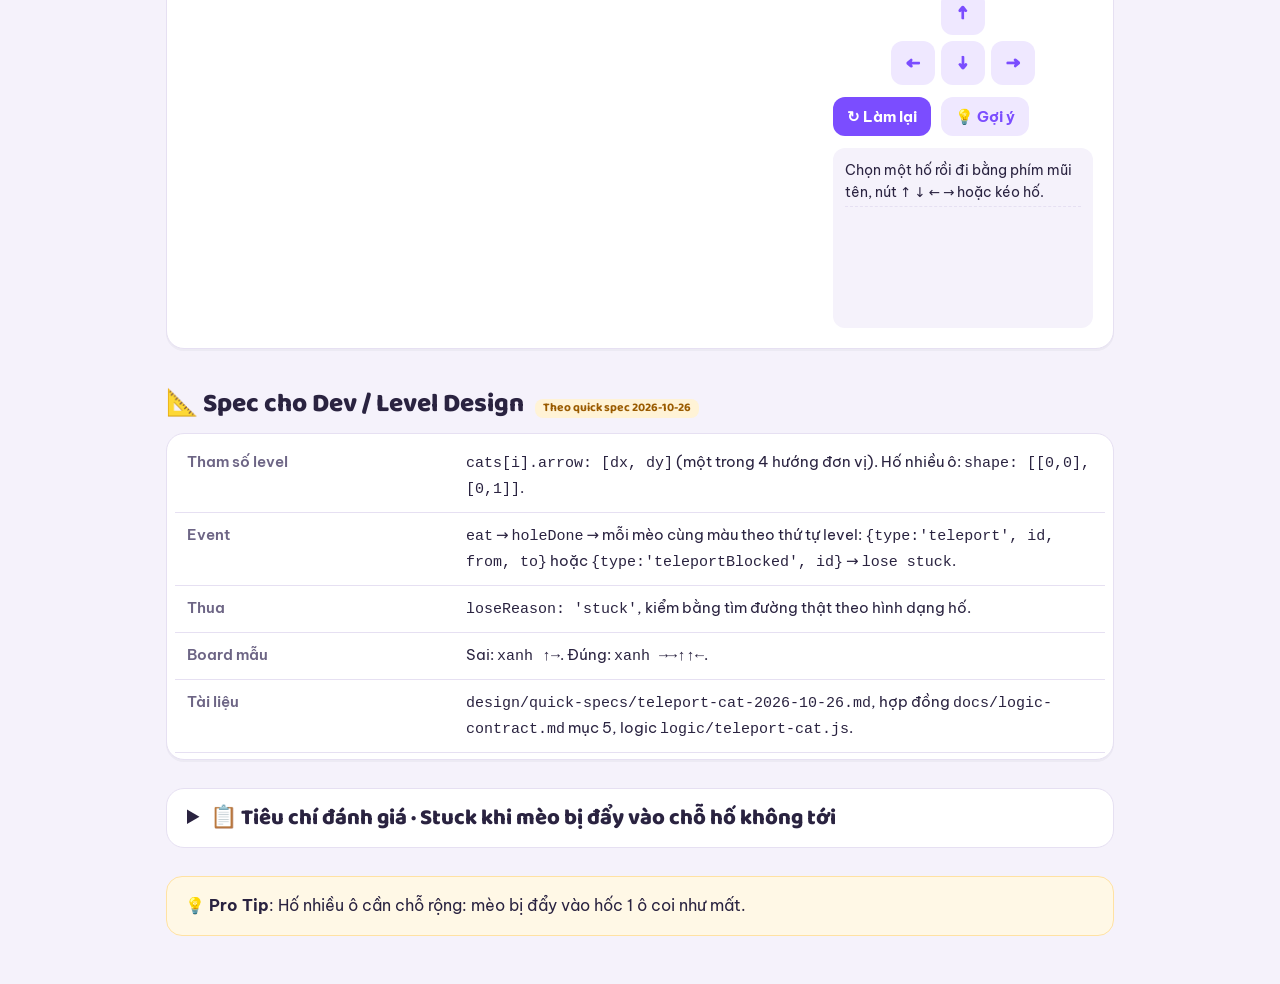
<file: teleport-cat.html>
<!doctype html>
<html lang="vi">
<head>
<meta charset="utf-8">
<meta name="viewport" content="width=device-width, initial-scale=1">
<title>Mèo Dịch Chuyển</title>
<link rel="preconnect" href="https://fonts.googleapis.com">
<link rel="preconnect" href="https://fonts.gstatic.com" crossorigin>
<link href="https://fonts.googleapis.com/css2?family=Baloo+2:wght@600;700;800&family=Be+Vietnam+Pro:wght@400;500;600;700&display=swap" rel="stylesheet">
<link rel="stylesheet" href="assets/catdom-kit.css">
<script src="https://cdnjs.cloudflare.com/ajax/libs/gsap/3.12.5/gsap.min.js"></script>
<script src="logic/_board-move.js" onerror="this.remove()"></script>
<script src="logic/teleport-cat.js" onerror="this.remove()"></script>
<script src="boards/lab-fixtures.js"></script>
<script src="assets/catdom-kit.js"></script>
</head>
<body>
<header class="topbar"><div class="in">
  <a class="logo" href="index.html"><span>🐱</span> CatDom Support</a>
  <nav><a href="index.html">Trang tổng</a><a href="alarm-zone.html" rel="prev">← Vùng Báo Động</a><a href="electric-link.html" rel="next">Liên Kết Điện →</a></nav>
</div></header>

<main>
  <div class="crumb"><a href="index.html">Home</a> › <a href="index.html#selfish">🧱 Game Elements</a> › <a href="index.html#teleport-cat">Mechanic 09</a> › <span aria-current="page">Mèo Dịch Chuyển</span></div>
  <h1>🌀 Mèo Dịch Chuyển là gì?</h1>
  <div class="meta">Mechanic 09 · Board hố di chuyển (port từ Play Lab) · Bản visualize để review</div>

  <p class="lead">Mèo mang <b>mũi tên</b>. Thu nó thì mọi mèo <b>cùng màu</b> còn trên board dịch 1 ô theo mũi tên. Đẩy mèo vào chỗ hố không tới được là mất màn.</p>

  <p class="entry">🌀 <b>Mèo Dịch Chuyển</b> – Dự đoán ô đích trước khi thu mèo mũi tên; dọn mèo dễ kẹt trước.</p>

  <div class="demos">
    <div class="demo">
      <div class="demo-head">01 · Cách chơi sai <span class="pill bad">✗ STUCK</span></div>
      <div class="stage-wrap"><div id="demoBad"></div></div>
      <div class="caption" id="capBad"></div>
    </div>
    <div class="demo">
      <div class="demo-head">02 · Cách chơi đúng <span class="pill ok">✓ DỌN TRƯỚC</span></div>
      <div class="stage-wrap"><div id="demoGood"></div></div>
      <div class="caption" id="capGood"></div>
    </div>
  </div>

  <h2>📖 Cách hoạt động →</h2>
  <div class="card">
    <ul class="rules">
      <li>Badge mũi tên (→ ↑ ← ↓) trên mèo cho biết hướng dịch.</li>
      <li>Các mèo cùng màu dịch <b>cùng lúc</b>, ô đích tính từ vị trí trước khi dịch.</li>
      <li>Mèo đứng yên nếu ô đích ra ngoài board, là tường, đang có mèo, hoặc thuộc hố còn hoạt động.</li>
      <li>Có mèo mà không hố cùng màu nào tới được (tính cả hình dạng hố) thì <b>thua STUCK</b>.</li>
      <li>Luật nền: chọn một hố, đi từng ô theo 4 hướng. Đi vào ô có mèo cùng màu thì thu mèo; số trên hố là số mèo còn cần. Mèo khác màu, tường và hố khác chặn đường. Mọi hố về 0 là thắng.</li>
    </ul>
  </div>

  <h2>🎮 Thử ngay</h2>
  <div class="card play">
    <div><div class="stage-wrap"><div id="playStage"></div></div></div>
    <div class="panel">
      <p class="hint">Bấm hoặc kéo một hố để chọn. Đi bằng phím mũi tên (bấm vào board trước), nút bên dưới, hoặc kéo hố. Phím 1–9 chọn hố theo thứ tự.</p>
      <div class="ctrl"><label for="fixture">Màn</label><select id="fixture"></select></div>
      <div class="stat">
        <div><small>Hố đang chọn</small><strong id="sHole">–</strong></div>
        <div><small>Lượt</small><strong id="sTurn">0</strong></div>
      </div>
      <div class="stat"><div><small>Trạng thái</small><strong id="sStatus">–</strong></div></div>
      <div class="pad-ctrl" role="group" aria-label="Đi hố đang chọn">
        <button type="button" data-dir="0,-1" aria-label="Lên">↑</button><button type="button" data-dir="-1,0" aria-label="Trái">←</button>
        <button type="button" data-dir="0,1" aria-label="Xuống">↓</button><button type="button" data-dir="1,0" aria-label="Phải">→</button>
      </div>
      <div class="ctrl"><button class="btn" id="reset" type="button">↻ Làm lại</button><button class="btn ghost" id="hint" type="button">💡 Gợi ý</button></div>
      <div class="log" id="log" aria-live="polite"></div>
    </div>
  </div>

  <h2>📐 Spec cho Dev / Level Design <span class="tag">Theo quick spec 2026-10-26</span></h2>
  <div class="card" style="padding:6px 8px">
    <table>
      <tr><th>Tham số level</th><td><code>cats[i].arrow: [dx, dy]</code> (một trong 4 hướng đơn vị). Hố nhiều ô: <code>shape: [[0,0],[0,1]]</code>.</td></tr>
      <tr><th>Event</th><td><code>eat</code> → <code>holeDone</code> → mỗi mèo cùng màu theo thứ tự level: <code>{type:'teleport', id, from, to}</code> hoặc <code>{type:'teleportBlocked', id}</code> → <code>lose stuck</code>.</td></tr>
      <tr><th>Thua</th><td><code>loseReason: 'stuck'</code>, kiểm bằng tìm đường thật theo hình dạng hố.</td></tr>
      <tr><th>Board mẫu</th><td>Sai: <code>xanh ↑→</code>. Đúng: <code>xanh →→↑↑←</code>.</td></tr>
      <tr><th>Tài liệu</th><td><code>design/quick-specs/teleport-cat-2026-10-26.md</code>, hợp đồng <code>docs/logic-contract.md</code> mục 5, logic <code>logic/teleport-cat.js</code>.</td></tr>
    </table>
  </div>

  <details class="review">
    <summary>📋 Tiêu chí đánh giá · Stuck khi mèo bị đẩy vào chỗ hố không tới</summary>
    <div class="criteria">
      <article><div class="n">01</div><h3>Có dễ hiểu không?</h3>
        <p class="verdict"><b>Kết luận:</b> Vừa — hiểu sau 1 thao tác + 1 lần thấy kẹt.</p>
        <ul><li>Ăn mèo mũi tên → mọi mèo cùng màu còn trên board trượt 1 ô theo mũi tên, cùng lúc.</li><li>Dễ hiểu sai: mèo bị chặn (mép, tường, mèo khác, hố) thì <b>đứng yên</b>, không thua.</li></ul>
        <p><b>Hỏi người chơi:</b> "Ăn mèo mũi tên bây giờ thì mèo xanh còn lại đi đâu? Hố còn tới được chỗ đó không?"</p></article>
      <article><div class="n">02</div><h3>Có case stuck / thua màn?</h3>
        <p class="verdict"><b>Kiểu kết thúc:</b> Stuck ngay sau nước đi.</p>
        <ul><li><b>Điều kiện:</b> có mèo mà không hố cùng màu nào tới được (tính cả hình dạng hố) → STUCK.</li><li><b>Trên board demo:</b> demo sai (4 nước): hố xanh ăn mèo mũi tên trước → mèo xanh thường bị đẩy vào hốc giữa hai tường, hố cao 2 ô không lọt.</li><li><b>An toàn:</b> thu mèo thường cùng màu trước, ăn mèo mũi tên sau cùng.</li></ul></article>
      <article><div class="n">03</div><h3>Visual có dễ demo?</h3>
        <p class="verdict"><b>Kết luận:</b> Dễ demo.</p>
        <ul><li>Badge mũi tên → ↑ ↓ ← trên mèo, animation trượt đồng thời, mèo bị chặn rung tại chỗ.</li><li><b>Rủi ro:</b> nhóm lớn trượt cùng lúc khó đoán vị trí mới.</li></ul></article>
      <article><div class="n">04</div><h3>Tạo feeling khác không?</h3>
        <p class="verdict"><b>Ưu tiên hay để dành:</b> thường <b>để dành</b> mèo mũi tên; có lúc <b>dùng chủ đích</b> để kéo mèo xa lại gần hố.</p>
        <ul><li><b>Cách chơi đổi:</b> người chơi đọc hướng mũi tên và địa hình (hốc, tường) trước khi ăn.</li><li><b>Tần suất trong map:</b> 1–2 mèo mũi tên/màn, ở màu có ít mèo; màn khó: mũi tên hướng vào góc/hốc.</li><li><b>Rủi ro cần playtest:</b> nhiều mũi tên cùng màu khiến kết quả khó đoán.</li></ul></article>
    </div>
  </details>

  <div class="tip">💡 <b>Pro Tip</b>: Hố nhiều ô cần chỗ rộng: mèo bị đẩy vào hốc 1 ô coi như mất.</div>
</main>

<script>
CatDom.labPage('teleport-cat', {
  bad: "Cách chơi sai: hố xanh ăn mèo mũi tên trước, mèo xanh còn lại bị đẩy vào hốc tường hố không lọt…",
  good: "Cách chơi đúng: hố xanh vòng sang thu mèo thường trước, ăn mèo mũi tên sau cùng."
});
</script>
</body>
</html>
</file>
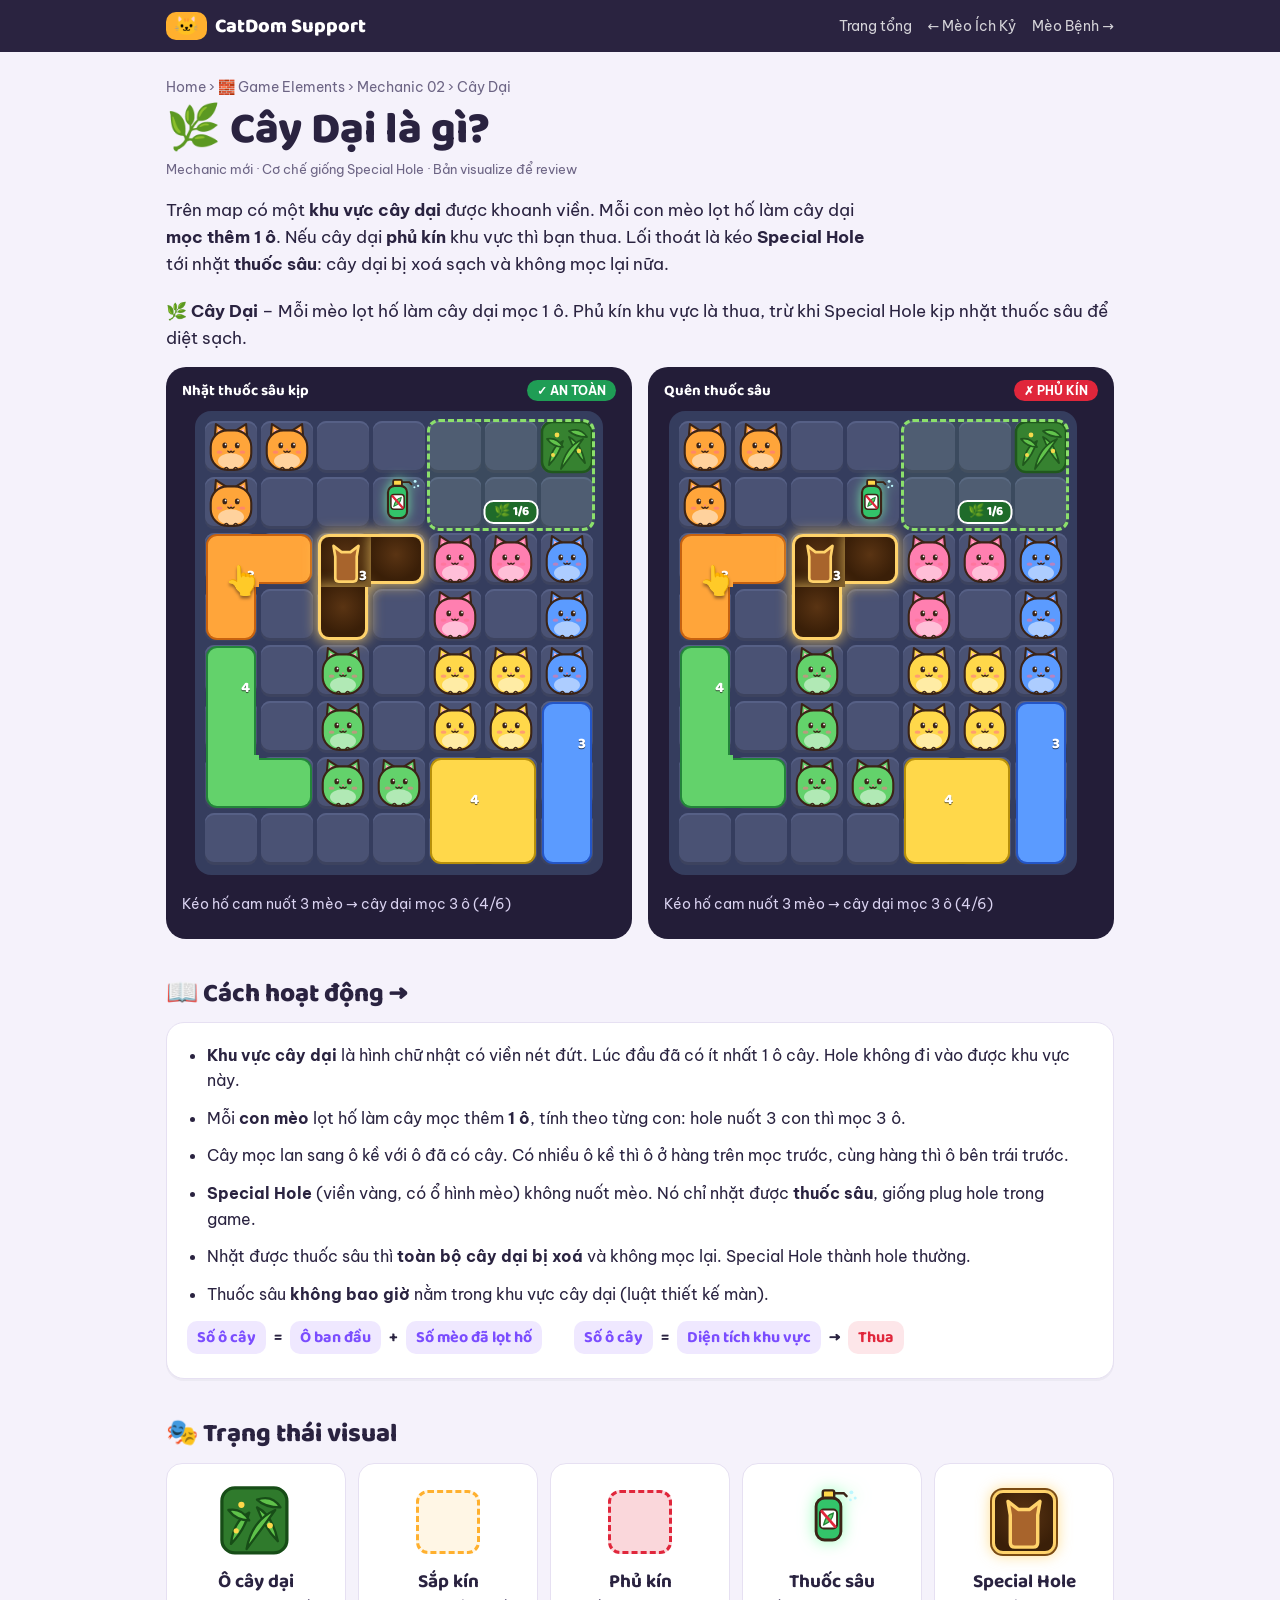
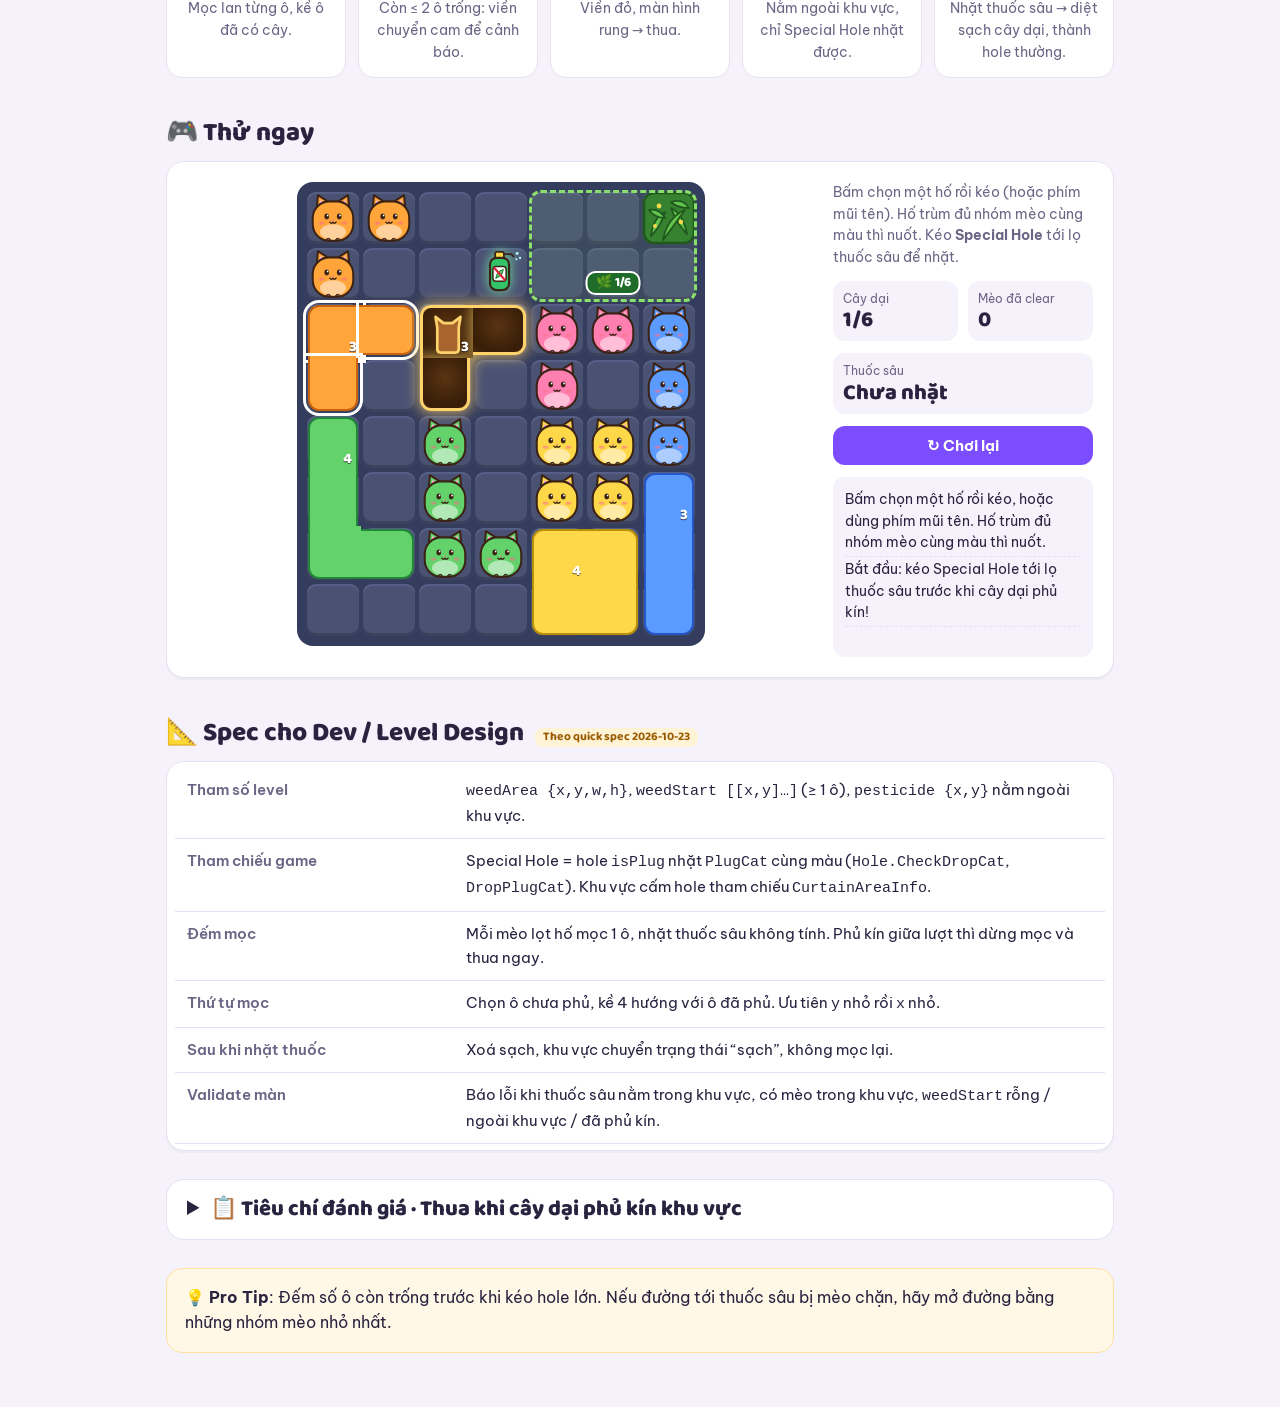
<file: weed.html>
<!doctype html>
<html lang="vi">
<head>
<meta charset="utf-8">
<meta name="viewport" content="width=device-width, initial-scale=1">
<title>Cây Dại</title>
<link rel="preconnect" href="https://fonts.googleapis.com">
<link rel="preconnect" href="https://fonts.gstatic.com" crossorigin>
<link href="https://fonts.googleapis.com/css2?family=Baloo+2:wght@600;700;800&family=Be+Vietnam+Pro:wght@400;500;600;700&display=swap" rel="stylesheet">
<link rel="stylesheet" href="assets/catdom-kit.css">
<script src="https://cdnjs.cloudflare.com/ajax/libs/gsap/3.12.5/gsap.min.js"></script>
<script src="logic/weed.js" onerror="this.remove()"></script>
<script src="logic/hole-play.js"></script>
<script src="boards/eat-fixtures.js"></script>
<script src="assets/catdom-kit.js"></script>
</head>
<body>
<header class="topbar"><div class="in">
  <a class="logo" href="index.html"><span>🐱</span> CatDom Support</a>
  <nav><a href="index.html">Trang tổng</a><a href="selfish-cat.html" rel="prev">← Mèo Ích Kỷ</a><a href="sick-cat.html" rel="next">Mèo Bệnh →</a></nav>
</div></header>

<main>
  <div class="crumb"><a href="index.html">Home</a> › <a href="index.html#selfish">🧱 Game Elements</a> › <a href="index.html#weed">Mechanic 02</a> › <span aria-current="page">Cây Dại</span></div>
  <h1>🌿 Cây Dại là gì?</h1>
  <div class="meta">Mechanic mới · Cơ chế giống Special Hole · Bản visualize để review</div>

  <p class="lead">Trên map có một <b>khu vực cây dại</b> được khoanh viền. Mỗi con mèo lọt hố làm cây dại <b>mọc thêm 1 ô</b>. Nếu cây dại <b>phủ kín</b> khu vực thì bạn thua. Lối thoát là kéo <b>Special Hole</b> tới nhặt <b>thuốc sâu</b>: cây dại bị xoá sạch và không mọc lại nữa.</p>

  <p class="entry">🌿 <b>Cây Dại</b> – Mỗi mèo lọt hố làm cây dại mọc 1 ô. Phủ kín khu vực là thua, trừ khi Special Hole kịp nhặt thuốc sâu để diệt sạch.</p>

  <div class="demos">
    <div class="demo">
      <div class="demo-head">Nhặt thuốc sâu kịp <span class="pill ok">✓ AN TOÀN</span></div>
      <div class="stage-wrap"><div id="demoWin"></div></div>
      <div class="caption" id="capWin"></div>
    </div>
    <div class="demo">
      <div class="demo-head">Quên thuốc sâu <span class="pill bad">✗ PHỦ KÍN</span></div>
      <div class="stage-wrap"><div id="demoFail"></div></div>
      <div class="caption" id="capFail"></div>
    </div>
  </div>

  <h2>📖 Cách hoạt động →</h2>
  <div class="card">
    <ul class="rules">
      <li><b>Khu vực cây dại</b> là hình chữ nhật có viền nét đứt. Lúc đầu đã có ít nhất 1 ô cây. Hole không đi vào được khu vực này.</li>
      <li>Mỗi <b>con mèo</b> lọt hố làm cây mọc thêm <b>1 ô</b>, tính theo từng con: hole nuốt 3 con thì mọc 3 ô.</li>
      <li>Cây mọc lan sang ô kề với ô đã có cây. Có nhiều ô kề thì ô ở hàng trên mọc trước, cùng hàng thì ô bên trái trước.</li>
      <li><b>Special Hole</b> (viền vàng, có ổ hình mèo) không nuốt mèo. Nó chỉ nhặt được <b>thuốc sâu</b>, giống plug hole trong game.</li>
      <li>Nhặt được thuốc sâu thì <b>toàn bộ cây dại bị xoá</b> và không mọc lại. Special Hole thành hole thường.</li>
      <li>Thuốc sâu <b>không bao giờ</b> nằm trong khu vực cây dại (luật thiết kế màn).</li>
    </ul>
    <div class="formula">
      <span class="chip">Số ô cây</span><span>=</span><span class="chip">Ô ban đầu</span><span>+</span><span class="chip">Số mèo đã lọt hố</span>
      <span style="width:16px"></span>
      <span class="chip">Số ô cây</span><span>=</span><span class="chip">Diện tích khu vực</span><span>→</span><span class="chip bad">Thua</span>
    </div>
  </div>

  <h2>🎭 Trạng thái visual</h2>
  <div class="states" id="states"></div>

  <h2>🎮 Thử ngay</h2>
  <div class="card play">
    <div><div class="stage-wrap"><div id="playStage"></div></div></div>
    <div class="panel">
      <p class="hint">Bấm chọn một hố rồi kéo (hoặc phím mũi tên). Hố trùm đủ nhóm mèo cùng màu thì nuốt. Kéo <b>Special Hole</b> tới lọ thuốc sâu để nhặt.</p>
      <div class="stat">
        <div><small>Cây dại</small><strong id="sWeed">–</strong></div>
        <div><small>Mèo đã clear</small><strong id="sDone">0</strong></div>
      </div>
      <div class="stat"><div><small>Thuốc sâu</small><strong id="sPest">–</strong></div></div>
      <button class="btn" id="reset">↻ Chơi lại</button>
      <div class="log" id="log"></div>
    </div>
  </div>

  <h2>📐 Spec cho Dev / Level Design <span class="tag">Theo quick spec 2026-10-23</span></h2>
  <div class="card" style="padding:6px 8px">
    <table>
      <tr><th>Tham số level</th><td><code>weedArea {x,y,w,h}</code>, <code>weedStart [[x,y]…]</code> (≥ 1 ô), <code>pesticide {x,y}</code> nằm ngoài khu vực.</td></tr>
      <tr><th>Tham chiếu game</th><td>Special Hole = hole <code>isPlug</code> nhặt <code>PlugCat</code> cùng màu (<code>Hole.CheckDropCat</code>, <code>DropPlugCat</code>). Khu vực cấm hole tham chiếu <code>CurtainAreaInfo</code>.</td></tr>
      <tr><th>Đếm mọc</th><td>Mỗi mèo lọt hố mọc 1 ô, nhặt thuốc sâu không tính. Phủ kín giữa lượt thì dừng mọc và thua ngay.</td></tr>
      <tr><th>Thứ tự mọc</th><td>Chọn ô chưa phủ, kề 4 hướng với ô đã phủ. Ưu tiên <code>y</code> nhỏ rồi <code>x</code> nhỏ.</td></tr>
      <tr><th>Sau khi nhặt thuốc</th><td>Xoá sạch, khu vực chuyển trạng thái “sạch”, không mọc lại.</td></tr>
      <tr><th>Validate màn</th><td>Báo lỗi khi thuốc sâu nằm trong khu vực, có mèo trong khu vực, <code>weedStart</code> rỗng / ngoài khu vực / đã phủ kín.</td></tr>
    </table>
  </div>

  <details class="review">
    <summary>📋 Tiêu chí đánh giá · Thua khi cây dại phủ kín khu vực</summary>
    <div class="criteria">
      <article><div class="n">01</div><h3>Có dễ hiểu không?</h3>
        <p class="verdict"><b>Kết luận:</b> Vừa — hiểu sau 2 thao tác.</p>
        <ul><li>Thao tác 1: nuốt 3 mèo cam → 3 ô cây mọc (1/6 → 4/6). Người chơi thấy ngay "mỗi mèo lọt hố = 1 ô cây".</li><li>Thao tác 2: kéo Special Hole tới lọ thuốc sâu → cây bị diệt sạch.</li><li>Dễ hiểu sai: Special Hole <b>không nuốt mèo</b> cho tới khi nhặt thuốc sâu; nhặt xong nó mới thành hố thường.</li></ul>
        <p><b>Hỏi người chơi:</b> "Còn mấy mèo nữa là kín?" · "Hố nào nhặt được thuốc sâu?"</p></article>
      <article><div class="n">02</div><h3>Có case stuck / thua màn?</h3>
        <p class="verdict"><b>Kiểu kết thúc:</b> Thua ngay (không có stuck).</p>
        <ul><li><b>Điều kiện:</b> số ô cây = diện tích khu vực (w × h) → thua, kể cả giữa một lượt nuốt nhóm lớn.</li><li><b>Trên board demo:</b> khu vực 3×2 = 6 ô, sẵn 1 ô → còn được 5 mèo. Bước 1 nuốt 3 cam (4/6); bước 2 nuốt 4 xanh lá thay vì đi nhặt thuốc → kín 6/6 → THUA.</li><li><b>An toàn:</b> nhặt thuốc sâu trước khi tổng mèo đã nuốt đạt diện tích − số ô ban đầu; nhặt xong cây xoá sạch và không mọc lại.</li><li><b>Cảnh báo trước:</b> viền khu vực chuyển cam khi còn ≤ 2 ô trống, đỏ khi kín.</li><li>Khu vực cây dại là vùng hố không đi vào được: board phải được kiểm tra vẫn giải được khi vùng này bị chặn.</li></ul></article>
      <article><div class="n">03</div><h3>Visual có dễ demo?</h3>
        <p class="verdict"><b>Kết luận:</b> Dễ demo.</p>
        <ul><li>Viền nét đứt + nhãn đếm 🌿 x/6; cây mọc từng ô có animation; lọ thuốc sâu là vật riêng; Special Hole viền vàng phát sáng + ổ hình mèo, đổi về hố thường sau khi nhặt; hiệu ứng diệt sạch.</li><li><b>Rủi ro:</b> Special Hole cùng màu với nhóm mèo của nó có thể bị nhìn như hố thường; thứ tự mọc (hàng trên trước, cột trái trước) khó đoán nhưng không đổi kết quả thắng/thua.</li></ul></article>
      <article><div class="n">04</div><h3>Tạo feeling khác không?</h3>
        <p class="verdict"><b>Ưu tiên hay để dành:</b> <b>Ưu tiên</b> chen một lượt "không nuốt mèo" để nhặt thuốc sâu sớm.</p>
        <ul><li><b>Cách chơi đổi:</b> trước khi nhặt thuốc, chọn nhóm nhỏ; dọn đường cho Special Hole trước khi dọn bàn.</li><li><b>Tần suất trong map:</b> 1 khu vực/màn. Giới thiệu: diện tích 6, sẵn 1 ô, thuốc sâu cách Special Hole 1–2 bước. Màn thường: đường tới thuốc bị mèo chặn. Màn khó: diện tích 4 hoặc sẵn 2–3 ô. Khu vực chiếm chỗ trên map — tránh đặt giữa vùng dày mèo.</li><li><b>Rủi ro cần playtest:</b> diện tích quá nhỏ so với số mèo phải dọn để mở đường tới thuốc làm màn không giải được (cần certify bằng solver).</li></ul></article>
    </div>
  </details>

  <div class="tip">💡 <b>Pro Tip</b>: Đếm số ô còn trống trước khi kéo hole lớn. Nếu đường tới thuốc sâu bị mèo chặn, hãy mở đường bằng những nhóm mèo nhỏ nhất.</div>
</main>

<script>
const FX = CatDomEatFixtures.fixtures.weed.demo;
const FX_SPECIAL = FX.holes.find(h => h.special);

const catById = (game, id) => game.getState().cats.find(c => c.id === id);
const cellOf = (game, id) => { const c = catById(game, id); return [c.x, c.y]; };
const colorOf = (game, id) => catById(game, id).color;

function zoneState(st, weed) {
  const left = weed.total - weed.cells.length;
  if (weed.cleared) st.zoneLabel('✨ Đã diệt sạch', 'clean');
  else if (left <= 0) st.zoneLabel(`🌿 ${weed.cells.length}/${weed.total} · KÍN`, 'full');
  else st.zoneLabel(`🌿 ${weed.cells.length}/${weed.total}`, left <= 2 ? 'danger' : '');
}

/* Vẽ trạng thái đầu từ getState(). game = null khi chưa có logic: vẽ từ level. */
function buildBoard(st, game, level, special, api) {
  const s = game ? game.getState() : {cats: level.cats.map(c => ({...c, alive: true})),
    weed: {area: level.weedArea, cells: level.weedStart, total: level.weedArea.w * level.weedArea.h, cleared: false},
    pesticide: {...level.pesticide, picked: false}};
  const a = s.weed.area;
  st.addZone(a.x, a.y, a.w, a.h, '');
  s.weed.cells.forEach(([x, y]) => st.setWeed(x, y, true));
  zoneState(st, s.weed);
  if (special) st.addHole(special.id, special.color, special.x, special.y, 1, 1, {special: true});
  if (!s.pesticide.picked) st.addItem('pest', s.pesticide.x, s.pesticide.y, api && (() => api.pick()));
  s.cats.filter(c => c.alive).forEach(c => st.addCat(c.id, c.color, c.x, c.y, api ? {onClick: () => api.eat(c.x, c.y)} : {}));
}

function handlers(special) {
  return {
    eat(st, ev, tl, ctx) {
      tl.add(st.eatTl(ev.ids));
      if (ctx.log) ctx.log(`Clear ${ev.ids.length} mèo ${CatDom.PAL[colorOf(ctx.game, ev.ids[0])].vi}`);
    },
    weedGrow(st, ev, tl, ctx) {
      tl.call(() => {
        const el = st.setWeed(ev.cell[0], ev.cell[1], true);
        gsap.fromTo(el, {scale: 0, rotation: -25}, {scale: 1, rotation: 0, duration: .35, ease: 'back.out(2.4)'});
        const w = {cells: Array(ev.covered).fill(0), total: ev.total, cleared: false};
        zoneState(st, w);
      }).to({}, {duration: .28});
      if (ctx.log) ctx.log(`🌿 Cây dại mọc → <b>${ev.covered}/${ev.total}</b>`, ev.covered >= ev.total - 1 ? 'b' : '');
    },
    pick(st, ev, tl, ctx) {
      tl.call(() => {
        const item = st.items.pest, hole = st.holes[special.id];
        gsap.timeline()
          .to(item.el, {y: -26, duration: .2, ease: 'power2.out'})
          .to(item.el, {left: hole.el.offsetLeft - 3, top: hole.el.offsetTop - 3, y: 0, scale: .55, duration: .35, ease: 'power2.in'})
          .to(item.el, {opacity: 0, duration: .2})
          .to(hole.el, {scale: 1.15, duration: .12, yoyo: true, repeat: 1}, '<')
          .call(() => st.styleHole(special.id, special.color, false));
      }).to({}, {duration: .9});
      if (ctx.log) ctx.log('🧪 Special Hole nhặt được thuốc sâu!', 'g');
    },
    weedClear(st, ev, tl, ctx) {
      tl.call(() => {
        const a = st.zone;
        for (let i = 0; i < 14; i++) {
          const d = st.dot({x: a.offsetLeft + Math.random() * a.offsetWidth, y: a.offsetTop + a.offsetHeight + 10}, 4, '#9dffb8');
          gsap.to(d, {attr: {cy: a.offsetTop + Math.random() * a.offsetHeight}, opacity: 0, duration: .7 + Math.random() * .4, delay: i * .03, onComplete: () => d.remove()});
        }
        ev.cells.forEach(([x, y], i) => {
          const el = st.setWeed(x, y, false);
          if (el) gsap.to(el, {scale: 0, rotation: 30, opacity: 0, duration: .3, delay: .3 + i * .06, onComplete: () => el.remove()});
        });
        st.zoneLabel('✨ Đã diệt sạch', 'clean');
      }).to({}, {duration: .9});
      if (ctx.log) ctx.log(`✨ Diệt sạch ${ev.cells.length} ô cây dại. Khu vực an toàn.`, 'g');
    },
    lose(st, ev, tl, ctx) {
      tl.call(() => {
        st.zoneLabel(st.zone.querySelector('.zone-label').textContent, 'full');
        ctx.game.getState().cats.filter(c => c.alive).forEach(c => st.setCat(c.id, {mood: 'scared'}));
      })
        .add(st.flashTl('#2f7a2c')).add(st.shakeTl(), '<')
        .call(() => st.showBanner('CÂY DẠI PHỦ KÍN! 🌿', 'bad'));
      if (ctx.log) ctx.log('Cây dại phủ kín khu vực → <b>Thua.</b>', 'b');
    },
    win(st, ev, tl, ctx) {
      tl.call(() => st.showBanner('BÀN SẠCH ✓', 'ok'));
      if (ctx.log) ctx.log('Clear hết bàn mà không bị cây dại phủ kín!', 'g');
    }
  };
}

/* ---------- demos ---------- */
CatDom.demo({
  el: document.getElementById('demoWin'), cap: document.getElementById('capWin'),
  name: 'weed', file: 'logic/weed.js', level: FX.level, holes: FX.holes, cellOf, colorOf, on: handlers(FX_SPECIAL),
  build: (st, game) => buildBoard(st, game, FX.level),
  intro: FX.intro,
  steps: FX.good
});
CatDom.demo({
  el: document.getElementById('demoFail'), cap: document.getElementById('capFail'),
  name: 'weed', file: 'logic/weed.js', level: FX.level, holes: FX.holes, cellOf, colorOf, on: handlers(FX_SPECIAL),
  build: (st, game) => buildBoard(st, game, FX.level),
  intro: 'Cùng màn chơi, nhưng lần này bỏ quên thuốc sâu…',
  steps: FX.bad
});

/* ---------- states ---------- */
const mini = inner => `<div class="mini">${inner}</div>`;
document.getElementById('states').innerHTML = [
  [mini(`<div class="weed" style="left:0;top:0;transform:scale(1.3);transform-origin:0 0">${CatDom.weedSVG()}</div>`), 'Ô cây dại', 'Mọc lan từng ô, kề ô đã có cây.'],
  [mini(`<div style="position:absolute;inset:6px;border:3px dashed #ffb02e;border-radius:12px;background:rgba(255,176,46,.12)"></div>`), 'Sắp kín', 'Còn ≤ 2 ô trống: viền chuyển cam để cảnh báo.'],
  [mini(`<div style="position:absolute;inset:6px;border:3px dashed #e0263b;border-radius:12px;background:rgba(224,38,59,.18)"></div>`), 'Phủ kín', 'Viền đỏ, màn hình rung → thua.'],
  [mini(`<div class="item" style="left:0;top:0;transform:scale(1.3);transform-origin:0 0"><div class="body">${CatDom.pesticideSVG()}</div></div>`), 'Thuốc sâu', 'Nằm ngoài khu vực, chỉ Special Hole nhặt được.'],
  [mini(`<div class="hole" style="left:6px;top:6px;width:64px;height:64px;background:radial-gradient(circle at 50% 40%,#5a3413,#3a1f08 70%);box-shadow:0 0 0 2px #7a4a12,inset 0 0 0 3px #ffd36b,0 0 14px 2px rgba(255,211,107,.7)"><svg viewBox="0 0 56 56" style="width:100%;height:100%"><path d="M16 46V22l-2-12 9 7h10l9-7-2 12v24q0 4-4 4H20q-4 0-4-4z" fill="#a8642c" stroke="#ffd36b" stroke-width="3" stroke-linejoin="round"/></svg></div>`), 'Special Hole', 'Nhặt thuốc sâu → diệt sạch cây dại, thành hole thường.']
].map(([art, t, d]) => `<div class="state">${art}<h3>${t}</h3><p>${d}</p></div>`).join('');

/* ---------- playground ---------- */
const ui = {weed: document.getElementById('sWeed'), done: document.getElementById('sDone'), pest: document.getElementById('sPest')};
const play = CatDom.playground({
  el: document.getElementById('playStage'), logEl: document.getElementById('log'),
  name: 'weed', file: 'logic/weed.js', level: () => FX.level, holes: FX.holes, cellOf, colorOf, on: handlers(FX_SPECIAL),
  build: (st, game) => buildBoard(st, game, FX.level),
  startText: () => 'Bắt đầu: kéo Special Hole tới lọ thuốc sâu trước khi cây dại phủ kín!',
  update: api => {
    if (!api.game) return;
    const s = api.game.getState();
    ui.weed.textContent = s.weed.cleared ? '✨ Sạch' : `${s.weed.cells.length}/${s.weed.total}`;
    ui.done.textContent = s.clearedCount;
    ui.pest.textContent = s.pesticide.picked ? '✓ Đã nhặt' : 'Chưa nhặt';
  }
});
document.getElementById('reset').onclick = play.reset;
</script>
</body>
</html>
</file>
<file: assets/catdom-kit.css>
/* Bộ style dùng chung cho các trang demo mechanic CatDom. Tách từ selfish-cat.html (file mẫu chuẩn). */
:root{
  --bg:#f5f2fb; --card:#ffffff; --ink:#2a2340; --muted:#6d6585; --line:#e6e0f2;
  --accent:#7b4dff; --accent-soft:#efe8ff; --ok:#1f9d55; --ok-soft:#e3f7ea; --bad:#e0263b; --bad-soft:#fde6e9; --warn:#f08a00;
  --board:#353d5e; --tile:#4a5274; --tile-hi:#566086;
}
*{box-sizing:border-box}
html,body{margin:0}
body{background:var(--bg);color:var(--ink);font:16px/1.6 "Be Vietnam Pro",system-ui,sans-serif}
a{color:var(--accent)}
.topbar{background:#2a2340;color:#fff}
.topbar .in{max-width:980px;margin:auto;padding:12px 16px;display:flex;align-items:center;gap:10px}
.logo{font:800 20px/1 "Baloo 2",sans-serif;display:flex;align-items:center;gap:8px;color:inherit;text-decoration:none}
.logo span{background:#ffb02e;color:#2a2340;border-radius:10px;padding:4px 8px}
.topbar nav{margin-left:auto;display:flex;gap:16px;font-size:14px;opacity:.8}
.topbar nav a{color:#fff;text-decoration:none}
.topbar nav a[aria-current="page"]{color:#ffb02e}
main{max-width:980px;margin:auto;padding:16px 16px 64px}
.crumb{font-size:14px;color:var(--muted);margin:8px 0 4px}
.crumb a{color:inherit;text-decoration:none}
.crumb a:hover{text-decoration:underline}
h1{font:800 clamp(30px,5vw,44px)/1.1 "Baloo 2",sans-serif;margin:8px 0 4px}
h2{font:800 26px/1.2 "Baloo 2",sans-serif;margin:40px 0 12px}
h3{font:700 19px/1.3 "Baloo 2",sans-serif;margin:0 0 4px}
.meta{font-size:13px;color:var(--muted)}
.card{background:var(--card);border:1px solid var(--line);border-radius:18px;padding:20px;box-shadow:0 2px 0 rgba(42,35,64,.04)}
.lead{font-size:17px;max-width:720px}
.entry{font-size:17px;margin:20px 0 14px}
.entry b{font-weight:700}

/* ---------- demo "GIF" ---------- */
.demos{display:grid;grid-template-columns:repeat(auto-fit,minmax(300px,1fr));gap:16px}
.demo{background:#231d38;border-radius:20px;padding:12px;color:#fff;overflow:hidden}
.demo-head{display:flex;align-items:center;justify-content:space-between;font:700 15px "Baloo 2",sans-serif;margin:0 4px 8px}
.pill{font:700 12px "Be Vietnam Pro",sans-serif;padding:3px 10px;border-radius:99px}
.pill.ok{background:var(--ok);color:#fff}.pill.bad{background:var(--bad);color:#fff}
.caption{min-height:44px;margin:8px 4px 0;font-size:14px;color:#d9d2f0;display:flex;align-items:center}
.stage-wrap{position:relative;width:100%;margin:0 auto}
.stage{position:absolute;left:0;top:0;transform-origin:0 0;border-radius:16px;background:var(--board);overflow:hidden;user-select:none}
.board,.lyr{position:absolute;inset:0}
.lyr{pointer-events:none}
.lyr.cats{pointer-events:auto}
.tile{position:absolute;width:52px;height:52px;margin:2px;border-radius:9px;background:var(--tile);box-shadow:inset 0 -3px 0 rgba(0,0,0,.18),inset 0 2px 0 var(--tile-hi)}
.hole{position:absolute;border-radius:11px}
.hole-cell{position:absolute}
.cat{position:absolute;width:56px;height:56px;display:grid;place-items:center}
.cat .body{width:52px;height:52px}
.cat svg{width:100%;height:100%;overflow:visible;display:block}
.clickable{cursor:pointer}
.cat.clickable:hover .body{transform:translateY(-3px);transition:transform .15s}
.badge{position:absolute;top:-4px;right:-4px;min-width:24px;height:24px;padding:0 6px;border-radius:12px;background:#fff;color:#2a2340;
  border:2.5px solid #2a2340;font:800 15px/19px "Baloo 2",sans-serif;text-align:center;z-index:2}
.badge.warn{background:#ffb02e}
.badge.danger{background:var(--bad);color:#fff;animation:pulse .6s ease-in-out infinite}
.badge.ok{background:var(--ok);color:#fff}
@keyframes pulse{50%{transform:scale(1.22)}}
.huff .body{animation:huff 2.4s ease-in-out infinite}
.angry .body{animation:rage .18s linear infinite}
@keyframes huff{0%,100%{transform:scale(1)}45%{transform:scale(1.04,.97)}55%{transform:scale(.98,1.03)}}
@keyframes rage{0%{transform:translate(-1.5px,0) rotate(-2deg)}50%{transform:translate(1.5px,0) rotate(2deg)}100%{transform:translate(-1.5px,0) rotate(-2deg)}}
.bubble{position:absolute;bottom:52px;left:50%;transform:translateX(-50%);white-space:nowrap;background:#fff;color:#2a2340;
  font:700 12px "Be Vietnam Pro",sans-serif;padding:4px 9px;border-radius:10px;opacity:0;z-index:3;pointer-events:none}
.bubble:after{content:"";position:absolute;left:50%;bottom:-5px;margin-left:-5px;border:5px solid transparent;border-top-color:#fff;border-bottom:0}
.bubble.at-left{left:2px;transform:none}.bubble.at-left:after{left:24px}
.bubble.at-right{left:auto;right:2px;transform:none}.bubble.at-right:after{left:auto;right:19px}
.fx{position:absolute;inset:0;width:100%;height:100%;pointer-events:none;z-index:4;overflow:visible}
.claws{position:absolute;inset:0;width:100%;height:100%;pointer-events:none;z-index:5}
.claws path{fill:none;stroke:#e0263b;stroke-width:4.5;stroke-linecap:round;stroke-dasharray:1;stroke-dashoffset:1;filter:drop-shadow(0 0 3px rgba(255,255,255,.7))}
.flash{position:absolute;inset:0;background:#e0263b;opacity:0;pointer-events:none;z-index:4}
.banner{position:absolute;left:50%;top:50%;transform:translate(-50%,-50%);z-index:6;opacity:0;pointer-events:none;
  font:800 24px/1.1 "Baloo 2",sans-serif;color:#fff;padding:10px 18px;border-radius:16px;text-align:center;white-space:nowrap;border:3px solid #fff}
.banner.ok{background:var(--ok)}.banner.bad{background:var(--bad)}.banner.info{background:#2a2340}
.hand{position:absolute;font-size:34px;z-index:7;opacity:0;pointer-events:none;filter:drop-shadow(0 3px 2px rgba(0,0,0,.4))}
.nologic{position:absolute;inset:0;display:grid;place-items:center;text-align:center;padding:16px;z-index:8;
  background:rgba(35,29,56,.82);color:#fff;font:700 15px/1.4 "Be Vietnam Pro",sans-serif}
/* Nút chạy demo một lần (chỉ hiện khi người xem bật giảm chuyển động). */
.demo-play{position:absolute;left:50%;top:50%;transform:translate(-50%,-50%);z-index:20;padding:10px 18px;border:0;border-radius:999px;
  background:#ffd84a;color:#2a1a00;font:800 16px "Baloo 2",sans-serif;cursor:pointer;box-shadow:0 4px 0 #c79a00}
.demo-play[hidden]{display:none}
.demo-play:hover{filter:brightness(1.06)}
.demo-play:active{transform:translate(-50%,-48%)}
/* Sau khi xem xong, nút dời xuống đáy board để không đè lên banner thắng/thua. */
.demo-play.again{top:auto;bottom:12px;transform:translateX(-50%)}
.demo-play.again:active{transform:translateX(-50%) translateY(2px)}
.demo-play:focus-visible{outline:3px solid #fff;outline-offset:3px}

/* ---------- vật thể mechanic ---------- */
.zone{position:absolute;border:3px dashed #8be06b;border-radius:12px;background:rgba(139,224,107,.08);pointer-events:none}
.zone.danger{border-color:#ffb02e;background:rgba(255,176,46,.1)}
.zone.full{border-color:var(--bad);background:rgba(224,38,59,.18)}
.zone.clean{border-color:#5bd1ff;background:rgba(91,209,255,.1)}
.zone-label{position:absolute;bottom:4px;left:50%;transform:translateX(-50%);z-index:3;background:#1f6b2a;color:#fff;border:2px solid #fff;
  border-radius:10px;padding:0 8px;font:800 13px/20px "Baloo 2",sans-serif;white-space:nowrap}
.zone.danger .zone-label{background:#c26a00}.zone.full .zone-label{background:var(--bad)}.zone.clean .zone-label{background:#1878a8}
.weed{position:absolute;width:56px;height:56px;pointer-events:none}
.weed svg{width:100%;height:100%;display:block;overflow:visible}
.item{position:absolute;width:56px;height:56px;display:grid;place-items:center}
.item svg{width:44px;height:44px;overflow:visible;filter:drop-shadow(0 0 6px rgba(126,255,170,.8))}
.item .body{animation:bob 1.6s ease-in-out infinite}
@keyframes bob{50%{transform:translateY(-4px)}}
.box{position:absolute;width:56px;height:56px}
.box svg{position:absolute;inset:0;width:100%;height:100%}
.box .cat{left:6px;top:-12px;width:44px;height:44px;transform-origin:50% 100%}
.box .cat .body{width:42px;height:42px}
.box .count{position:absolute;bottom:2px;left:50%;transform:translateX(-50%);color:#fff;font:800 14px/1 "Baloo 2";text-shadow:0 1px 0 #000;z-index:2}
.box .shield{position:absolute;top:-6px;left:-4px;font-size:15px;z-index:3}
.mark{position:absolute;left:-6px;top:-6px;width:26px;height:26px;z-index:2}
.mark svg{width:100%;height:100%;overflow:visible}

/* ---------- board hố di chuyển (mechanic 05–10) ---------- */
.mv-cell{position:absolute;width:52px;height:52px;margin:2px;border-radius:9px;display:grid;place-items:center;font:800 18px/1 "Baloo 2",sans-serif;pointer-events:none}
.mv-wall{background:#1d2238;box-shadow:inset 0 0 0 2px #12162a}
.mv-floor{border:3px dashed #e8b46a;color:#ffd59a;font-size:13px;place-items:end end;padding:0 4px 2px 0}
.mv-floor.broken{background:#16121f;border:3px solid var(--bad);color:var(--bad);font-size:20px;place-items:center;padding:0}
.mv-alarm.on{background:rgba(224,38,59,.32);box-shadow:inset 0 0 0 2px #ff5a6b;color:#ffd0d5}
.mv-alarm.off{background:rgba(31,157,85,.28);box-shadow:inset 0 0 0 2px #4cd98a;color:#c9ffd9}
.mv-switch{border:3px solid #ffd36b;color:#ffd36b}
.mv-switch.held{background:rgba(255,211,107,.28)}
.mv-pad{border:3px solid #ffd84a;color:#ffd84a}
.mv-beam{border:2px dashed rgba(255,216,74,.55)}
.mv-beam.on{background:rgba(255,216,74,.42);box-shadow:0 0 14px 3px rgba(255,216,74,.8);border-style:solid;color:#fff}
.mv-range{position:absolute;border:2px dashed rgba(255,216,74,.85);border-radius:12px;background:rgba(255,216,74,.08);pointer-events:none}
.hole-tag{position:absolute;right:4px;bottom:3px;color:#fff;font:800 15px/1 "Baloo 2",sans-serif;text-shadow:0 1px 0 rgba(0,0,0,.6);z-index:2}
.hole.sel{outline:3px solid #fff;outline-offset:2px}
.hole.has-cells.sel,.hole:has(.hole-cell).sel{outline:none}
.hole.sel .hole-cell{outline:3px solid #fff;outline-offset:2px}
.badge.mv{font-size:13px;line-height:19px;padding:0 4px}
.stage:focus-visible{outline:3px solid #ffb02e;outline-offset:3px}
.pad-ctrl{display:grid;grid-template-columns:repeat(3,44px);grid-template-rows:repeat(2,44px);gap:6px;justify-content:center}
.pad-ctrl button{border:0;border-radius:12px;background:var(--accent-soft);color:var(--accent);font:800 20px "Baloo 2";cursor:pointer}
.pad-ctrl [data-dir="0,-1"]{grid-column:2;grid-row:1}.pad-ctrl [data-dir="-1,0"]{grid-column:1;grid-row:2}
.pad-ctrl [data-dir="0,1"]{grid-column:2;grid-row:2}.pad-ctrl [data-dir="1,0"]{grid-column:3;grid-row:2}
.ctrl select{flex:1;min-width:0;border:1px solid var(--line);border-radius:10px;padding:8px;font:600 14px "Be Vietnam Pro"}
.btn.ghost{background:var(--accent-soft);color:var(--accent)}

/* ---------- tiêu chí đánh giá (ngoài .demos và .card.play để iframe trang tổng không hiện) ---------- */
details.review{margin-top:28px;background:var(--card);border:1px solid var(--line);border-radius:18px;padding:0 20px}
details.review summary{cursor:pointer;font:800 22px/1.2 "Baloo 2",sans-serif;padding:16px 0}
.criteria{display:grid;grid-template-columns:repeat(auto-fit,minmax(260px,1fr));gap:14px;padding-bottom:20px}
.criteria article{background:var(--bg);border-radius:14px;padding:14px 16px}
.criteria .n{font:800 13px "Baloo 2";color:var(--accent)}
.criteria h3{font-size:17px}
.criteria p{margin:6px 0 0;font-size:14.5px}
.criteria ul{margin:6px 0 0;padding-left:18px;font-size:14.5px;line-height:1.5}
.criteria li{margin:3px 0}
.criteria .verdict{margin-top:4px;padding:6px 10px;background:var(--card);border-radius:10px}

/* ---------- rules ---------- */
ul.rules{padding-left:20px;margin:0}
ul.rules li{margin:0 0 12px}
.formula{display:flex;flex-wrap:wrap;gap:8px;align-items:center;font:700 16px "Baloo 2",sans-serif;margin:14px 0 4px}
.chip{background:var(--accent-soft);color:var(--accent);border-radius:10px;padding:4px 10px}
.chip.bad{background:var(--bad-soft);color:var(--bad)}.chip.ok{background:var(--ok-soft);color:var(--ok)}

/* ---------- states ---------- */
.states{display:grid;grid-template-columns:repeat(auto-fit,minmax(160px,1fr));gap:12px}
.state{background:var(--card);border:1px solid var(--line);border-radius:16px;padding:14px;text-align:center}
.state .mini{position:relative;width:76px;height:76px;margin:6px auto 10px}
.state .mini>.cat,.state .mini>.box,.state .mini>.item,.state .mini>.weed{transform:scale(1.3);transform-origin:0 0}
.state p{margin:4px 0 0;font-size:13.5px;color:var(--muted)}

/* ---------- playground ---------- */
.play{display:grid;grid-template-columns:minmax(0,1fr) 260px;gap:18px;align-items:start}
.panel{display:flex;flex-direction:column;gap:12px}
.ctrl{display:flex;align-items:center;gap:10px;font-weight:600;flex-wrap:wrap}
.step{display:inline-flex;align-items:center;border:1px solid var(--line);border-radius:12px;overflow:hidden}
.step button{width:36px;height:36px;border:0;background:var(--accent-soft);color:var(--accent);font:800 20px "Baloo 2";cursor:pointer}
.step output{width:44px;text-align:center;font:800 18px "Baloo 2"}
.btn{border:0;border-radius:12px;padding:10px 14px;background:var(--accent);color:#fff;font:700 15px "Be Vietnam Pro";cursor:pointer}
.btn:hover{filter:brightness(1.08)}
.stat{display:flex;gap:10px}
.stat div{flex:1;background:var(--bg);border-radius:12px;padding:8px 10px}
.stat small{display:block;font-size:12px;color:var(--muted)}
.stat strong{font:800 22px/1.1 "Baloo 2"}
.log{background:var(--bg);border-radius:12px;padding:10px 12px;font-size:13.5px;height:180px;overflow:auto}
.log div{padding:2px 0;border-bottom:1px dashed var(--line)}
.log .b{color:var(--bad);font-weight:700}.log .g{color:var(--ok);font-weight:700}
.hint{font-size:13.5px;color:var(--muted);margin:0}

/* ---------- spec ---------- */
table{width:100%;border-collapse:collapse;font-size:15px}
th,td{text-align:left;padding:10px 12px;border-bottom:1px solid var(--line);vertical-align:top}
th{width:30%;color:var(--muted);font-weight:600}
.tag{display:inline-block;font-size:12px;font-weight:700;background:#fff3d6;color:#9a5b00;border-radius:8px;padding:2px 8px;margin-left:6px}
.tip{background:#fff8e6;border:1px solid #ffe2a3;border-radius:16px;padding:16px 18px;margin-top:28px}

@media (max-width:760px){
  .play{grid-template-columns:1fr}
  .topbar nav{display:none}
  th{width:38%}
}
</file>
